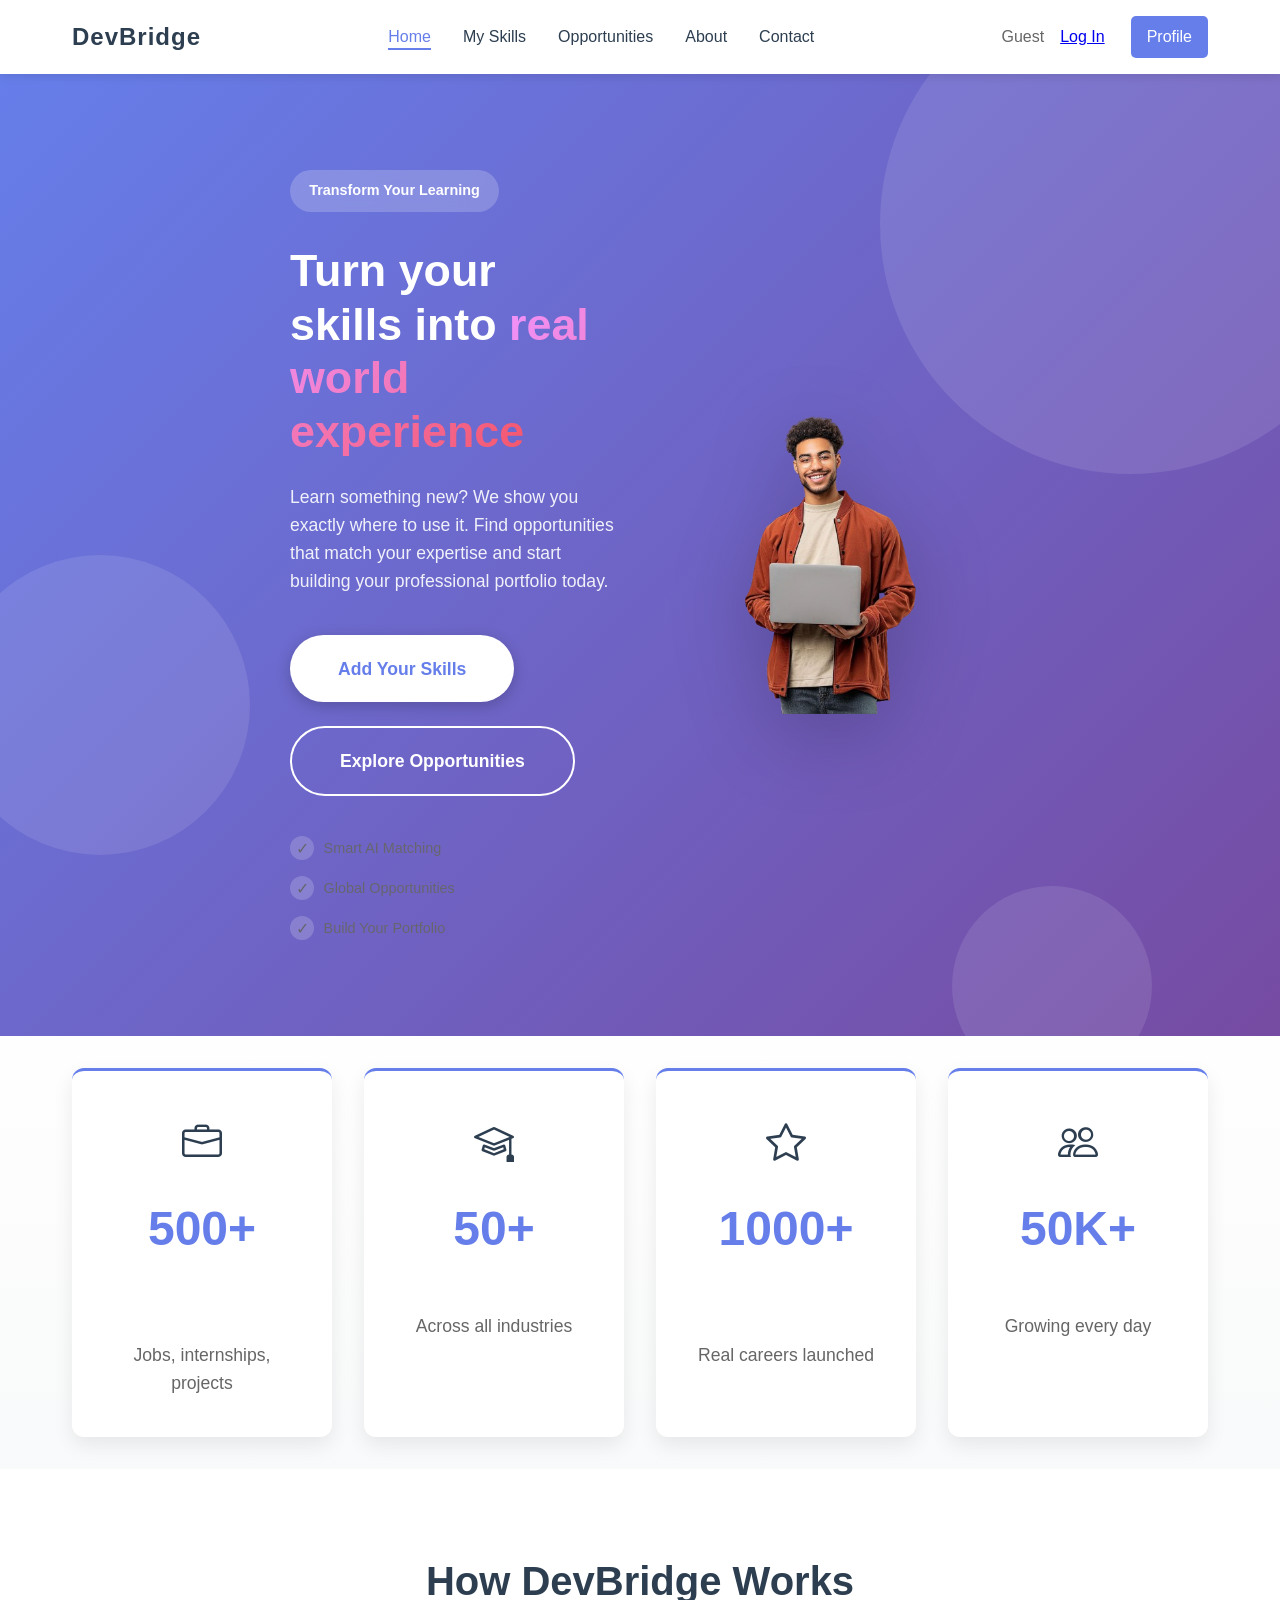
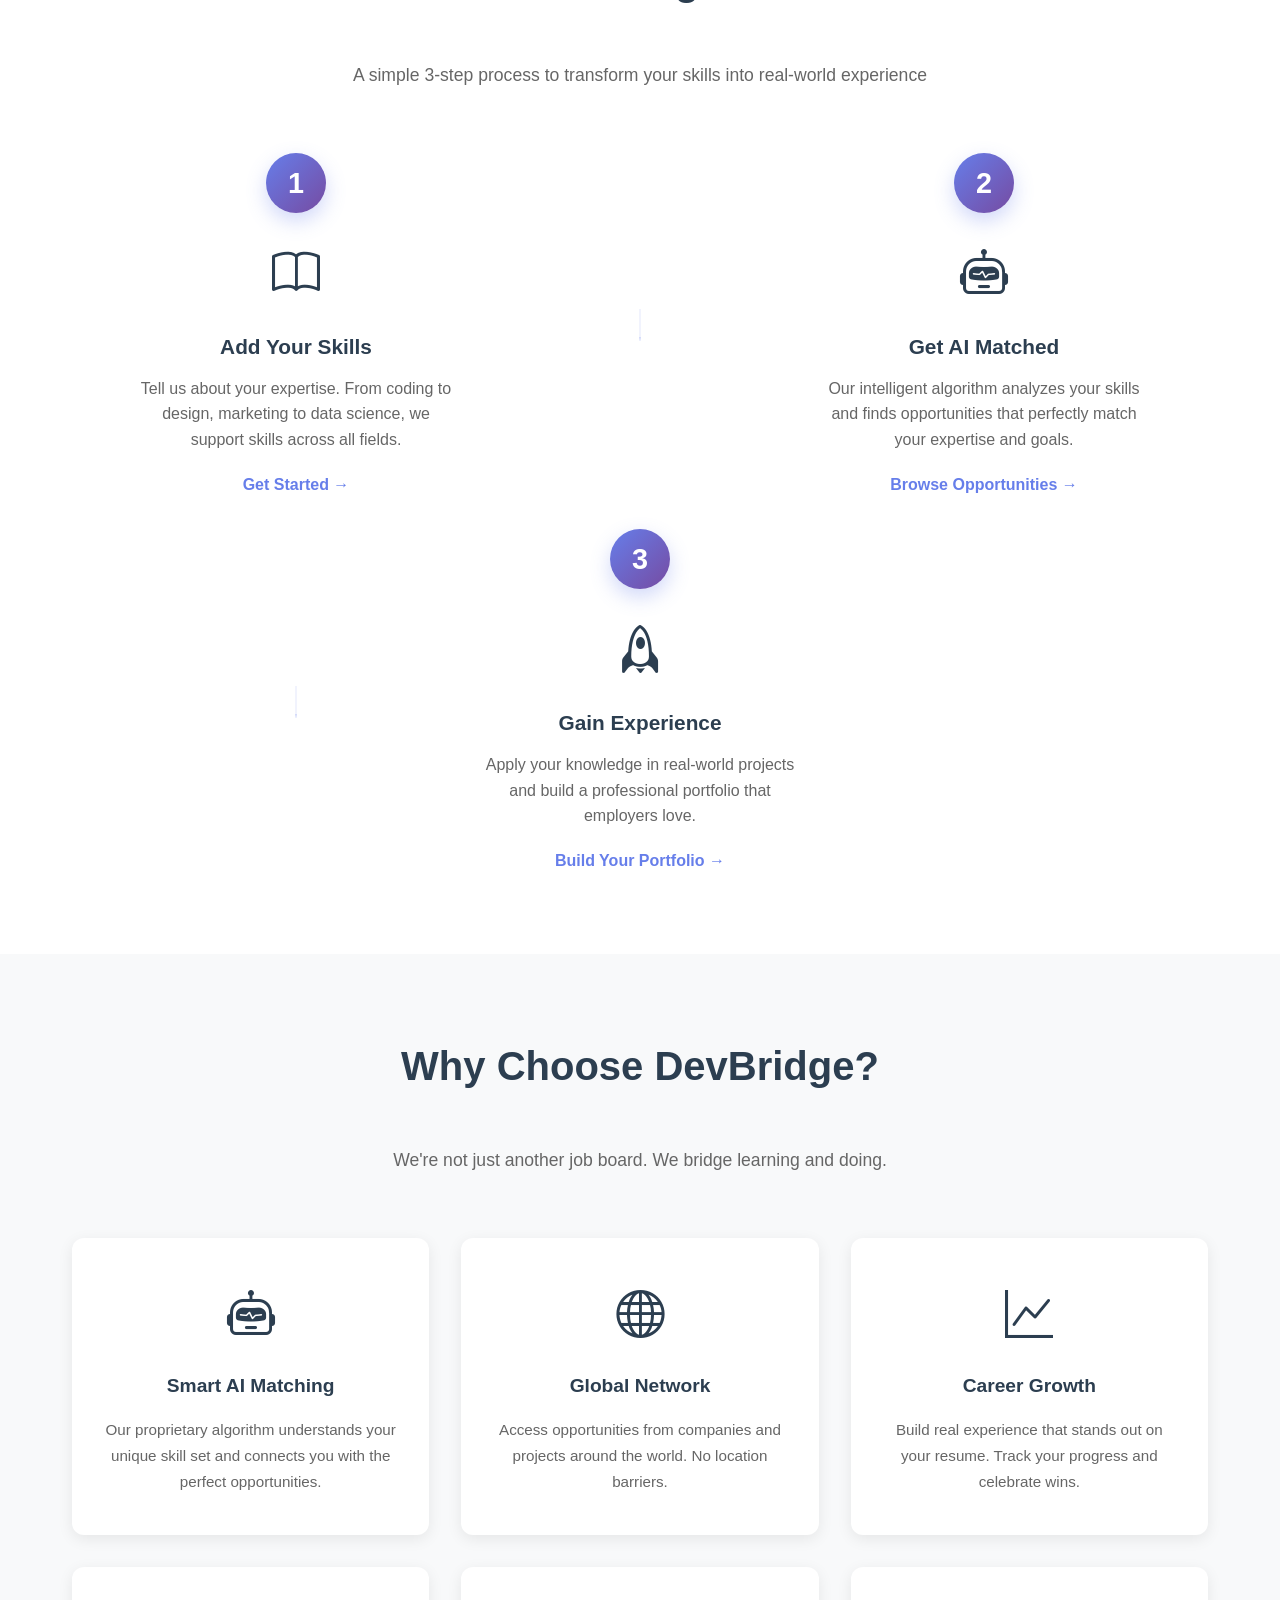
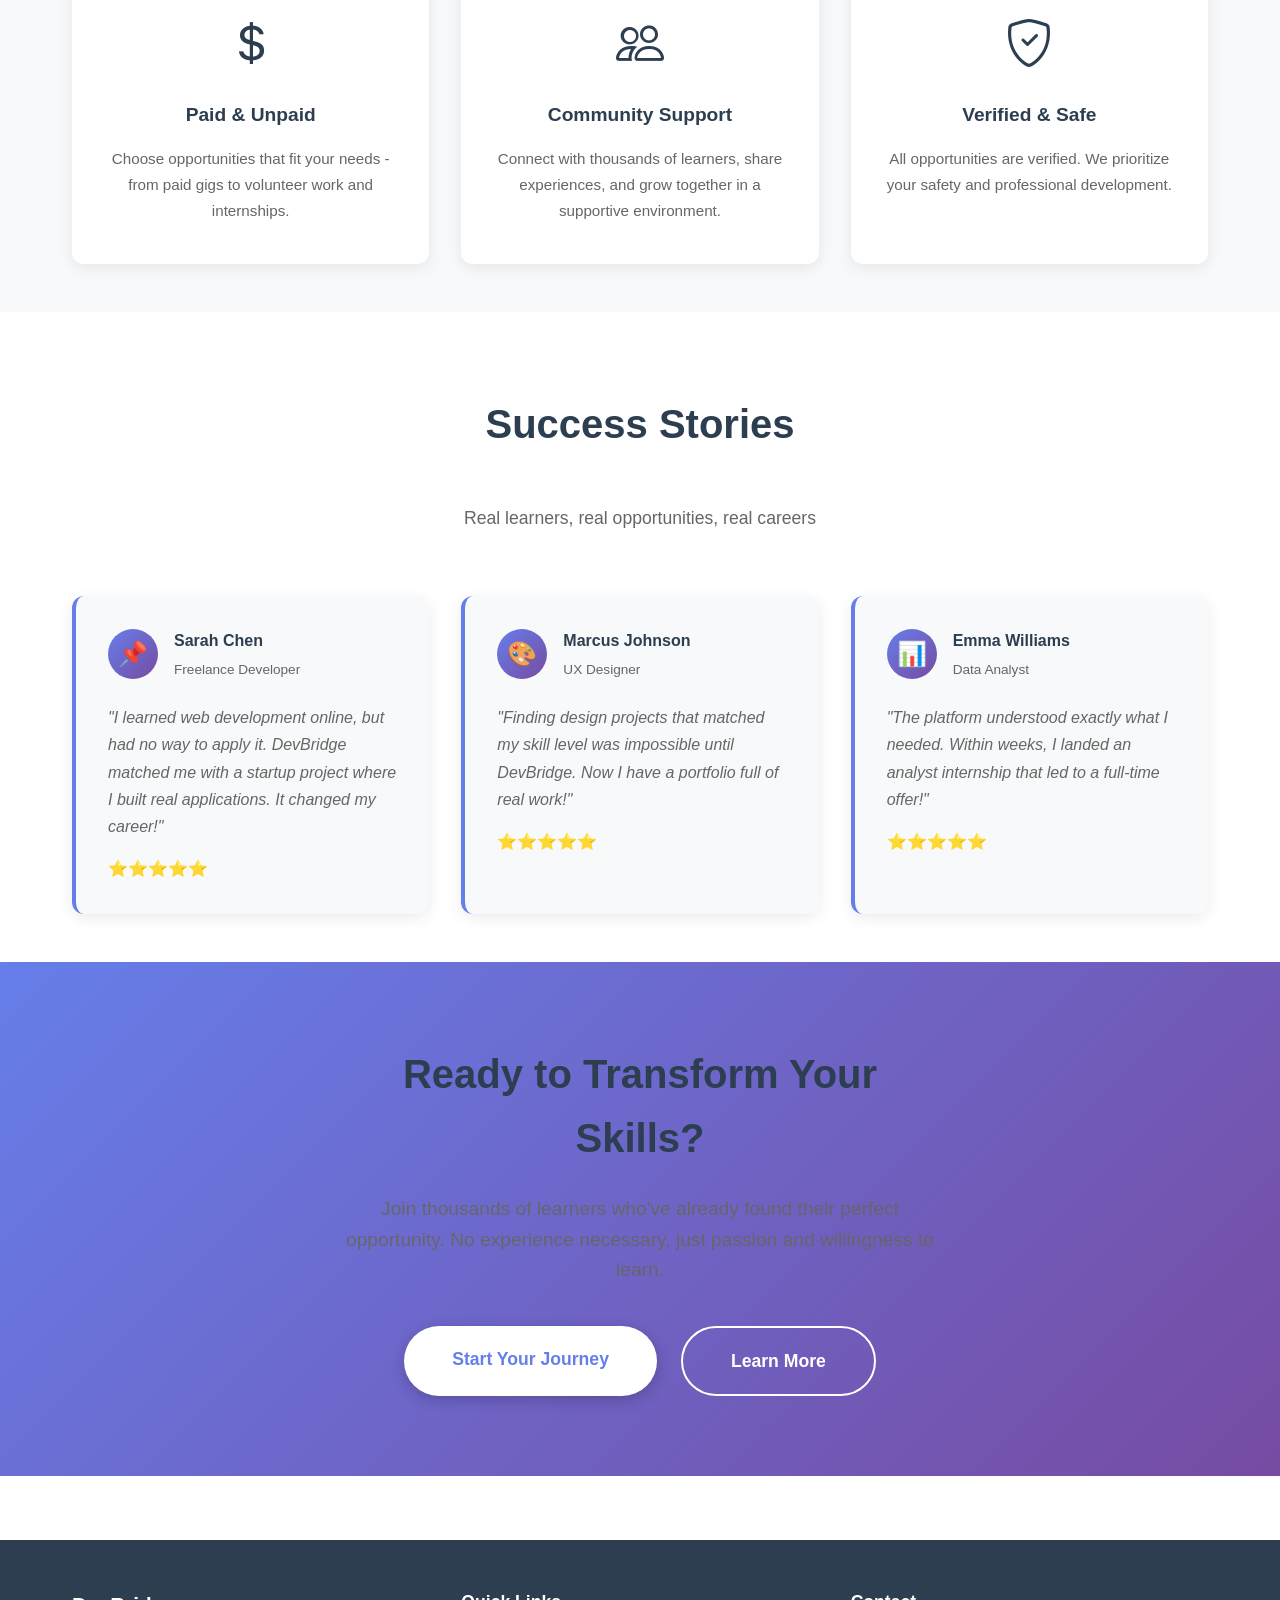
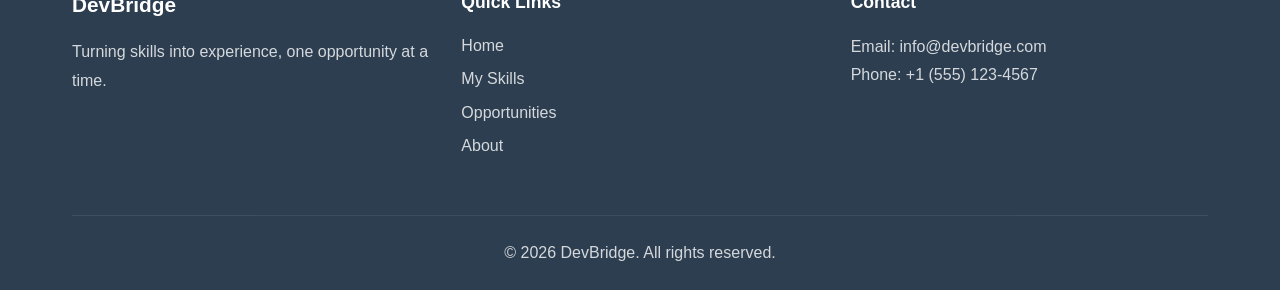
<file: index.html>
<!DOCTYPE html>
<html lang="en">
<head>
    <meta charset="UTF-8">
    <meta name="viewport" content="width=device-width, initial-scale=1.0">
    <title>DevBridge - Turn Your Skills Into Real World Experience</title>
    <link rel="stylesheet" href="styles.css">
    <link rel="stylesheet" href="https://cdn.jsdelivr.net/npm/bootstrap-icons@1.13.1/font/bootstrap-icons.min.css">
</head> 
<body>
    <header>
        <nav>
            <div class="logo">DevBridge</div>
            <ul class="nav-links">
                <li><a href="index.html" class="active">Home</a></li>
                <li><a href="my-skills.html">My Skills</a></li>
                <li><a href="opportunities.html">Opportunities</a></li>
                <li><a href="about.html">About</a></li>
                <li><a href="contact.html">Contact</a></li>
            </ul>
            <div class="user-section">
                <span id="user-name">Guest</span>
                <a href="login.html" id="login-link" style="margin-right:10px;">Log In</a>
                <a href="profile.html" class="profile-btn">Profile</a>
            </div>
        </nav>
    </header>

    <!-- Hero Section -->
    <section class="home-hero">
        <div class="hero-background">
            <div class="hero-accent accent-1"></div>
            <div class="hero-accent accent-2"></div>
            <div class="hero-accent accent-3"></div>
        </div>
        
        <div class="hero-content">
            <div class="hero-text">
                <div class="hero-badge"> Transform Your Learning</div>
                <h1>Turn your skills into <span class="gradient-text">real world experience</span></h1>
                <p class="hero-description">Learn something new? We show you exactly where to use it. Find opportunities that match your expertise and start building your professional portfolio today.</p>
                <div class="hero-buttons">
                    <a href="my-skills.html" class="cta-button primary large">
                        <span>Add Your Skills</span>
                    </a>
                    <a href="opportunities.html" class="cta-button secondary large">
                        <span>Explore Opportunities</span>
                    </a>
                </div>
                <div class="hero-meta">
                    <div class="meta-item">
                        <span class="meta-icon">✓</span>
                        <span>Smart AI Matching</span>
                    </div>
                    <div class="meta-item">
                        <span class="meta-icon">✓</span>
                        <span>Global Opportunities</span>
                    </div>
                    <div class="meta-item">
                        <span class="meta-icon">✓</span>
                        <span>Build Your Portfolio</span>
                    </div>
                </div>
            </div>

            <div class="hero-visual">
                <div class="hero-img-wrapper">
                    <img src="man.png" alt="Hero Image">
                </div>
            </div>
        </div>
    </section>

    <!-- Stats Section -->
    <section class="stats-showcase">
        <div class="container">
            <div class="stats-grid">
                <div class="stat-card">
                    <div class="stat-icon"><i class="bi bi-briefcase"></i></div>
                    <h3>500+</h3>
                    <p class="stat-label">Active Opportunities</p>
                    <p class="stat-description">Jobs, internships, projects</p>
                </div>
                <div class="stat-card">
                    <div class="stat-icon"><i class="bi bi-mortarboard"></i></div>
                    <h3>50+</h3>
                    <p class="stat-label">Skills Supported</p>
                    <p class="stat-description">Across all industries</p>
                </div>
                <div class="stat-card">
                    <div class="stat-icon"><i class="bi bi-star"></i></div>
                    <h3>1000+</h3>
                    <p class="stat-label">Successful Matches</p>
                    <p class="stat-description">Real careers launched</p>
                </div>
                <div class="stat-card">
                    <div class="stat-icon"><i class="bi bi-people"></i></div>
                    <h3>50K+</h3>
                    <p class="stat-label">Active Learners</p>
                    <p class="stat-description">Growing every day</p>
                </div>
            </div>
        </div>
    </section>

    <!-- How It Works Section -->
    <section class="section how-it-works">
        <div class="container">
            <div class="section-intro">
                <h2>How DevBridge Works</h2>
                <p>A simple 3-step process to transform your skills into real-world experience</p>
            </div>

            <div class="process-steps">
                <div class="step">
                    <div class="step-number">1</div>
                    <div class="step-content">
                        <div class="step-icon"><i class="bi bi-book"></i></div>
                        <h3>Add Your Skills</h3>
                        <p>Tell us about your expertise. From coding to design, marketing to data science, we support skills across all fields.</p>
                        <a href="my-skills.html" class="step-link">Get Started →</a>
                    </div>
                </div>

                <div class="step-divider">
                    <svg viewBox="0 0 100 100" preserveAspectRatio="none">
                        <line x1="50" y1="10" x2="50" y2="90" stroke="currentColor" stroke-width="2"/>
                        <polyline points="50,90 45,80 55,80" fill="currentColor"/>
                    </svg>
                </div>

                <div class="step">
                    <div class="step-number">2</div>
                    <div class="step-content">
                        <div class="step-icon"><i class="bi bi-robot"></i></div>
                        <h3>Get AI Matched</h3>
                        <p>Our intelligent algorithm analyzes your skills and finds opportunities that perfectly match your expertise and goals.</p>
                        <a href="opportunities.html" class="step-link">Browse Opportunities →</a>
                    </div>
                </div>

                <div class="step-divider">
                    <svg viewBox="0 0 100 100" preserveAspectRatio="none">
                        <line x1="50" y1="10" x2="50" y2="90" stroke="currentColor" stroke-width="2"/>
                        <polyline points="50,90 45,80 55,80" fill="currentColor"/>
                    </svg>
                </div>

                <div class="step">
                    <div class="step-number">3</div>
                    <div class="step-content">
                        <div class="step-icon"><i class="bi bi-rocket"></i></div>
                        <h3>Gain Experience</h3>
                        <p>Apply your knowledge in real-world projects and build a professional portfolio that employers love.</p>
                        <a href="profile.html" class="step-link">Build Your Portfolio →</a>
                    </div>
                </div>
            </div>
        </div>
    </section>

    <!-- Why Choose Us Section -->
    <section class="section why-us">
        <div class="container">
            <div class="section-intro">
                <h2>Why Choose DevBridge?</h2>
                <p>We're not just another job board. We bridge learning and doing.</p>
            </div>

            <div class="benefits-grid">
                <div class="benefit-card">
                    <div class="benefit-icon"><i class="bi bi-robot"></i></div>
                    <h3>Smart AI Matching</h3>
                    <p>Our proprietary algorithm understands your unique skill set and connects you with the perfect opportunities.</p>
                </div>
                <div class="benefit-card">
                    <div class="benefit-icon"><i class="bi bi-globe"></i></div>
                    <h3>Global Network</h3>
                    <p>Access opportunities from companies and projects around the world. No location barriers.</p>
                </div>
                <div class="benefit-card">
                    <div class="benefit-icon"><i class="bi bi-graph-up"></i></div>
                    <h3>Career Growth</h3>
                    <p>Build real experience that stands out on your resume. Track your progress and celebrate wins.</p>
                </div>
                <div class="benefit-card">
                    <div class="benefit-icon"><i class="bi bi-currency-dollar"></i></div>
                    <h3>Paid & Unpaid</h3>
                    <p>Choose opportunities that fit your needs - from paid gigs to volunteer work and internships.</p>
                </div>
                <div class="benefit-card">
                    <div class="benefit-icon"><i class="bi bi-people"></i></div>
                    <h3>Community Support</h3>
                    <p>Connect with thousands of learners, share experiences, and grow together in a supportive environment.</p>
                </div>
                <div class="benefit-card">
                    <div class="benefit-icon"><i class="bi bi-shield-check"></i></div>
                    <h3>Verified & Safe</h3>
                    <p>All opportunities are verified. We prioritize your safety and professional development.</p>
                </div>
            </div>
        </div>
    </section>

    <!-- Success Stories Section -->
    <section class="section testimonials">
        <div class="container">
            <div class="section-intro">
                <h2>Success Stories</h2>
                <p>Real learners, real opportunities, real careers</p>
            </div>

            <div class="testimonials-grid">
                <div class="testimonial-card">
                    <div class="testimonial-header">
                        <div class="testimonial-avatar">📌</div>
                        <div class="testimonial-info">
                            <h4>Sarah Chen</h4>
                            <p>Freelance Developer</p>
                        </div>
                    </div>
                    <p class="testimonial-text">"I learned web development online, but had no way to apply it. DevBridge matched me with a startup project where I built real applications. It changed my career!"</p>
                    <div class="testimonial-rating">⭐⭐⭐⭐⭐</div>
                </div>

                <div class="testimonial-card">
                    <div class="testimonial-header">
                        <div class="testimonial-avatar">🎨</div>
                        <div class="testimonial-info">
                            <h4>Marcus Johnson</h4>
                            <p>UX Designer</p>
                        </div>
                    </div>
                    <p class="testimonial-text">"Finding design projects that matched my skill level was impossible until DevBridge. Now I have a portfolio full of real work!"</p>
                    <div class="testimonial-rating">⭐⭐⭐⭐⭐</div>
                </div>

                <div class="testimonial-card">
                    <div class="testimonial-header">
                        <div class="testimonial-avatar">📊</div>
                        <div class="testimonial-info">
                            <h4>Emma Williams</h4>
                            <p>Data Analyst</p>
                        </div>
                    </div>
                    <p class="testimonial-text">"The platform understood exactly what I needed. Within weeks, I landed an analyst internship that led to a full-time offer!"</p>
                    <div class="testimonial-rating">⭐⭐⭐⭐⭐</div>
                </div>
            </div>
        </div>
    </section>

    <!-- Final CTA Section -->
    <section class="section final-cta">
        <div class="container">
            <div class="cta-box">
                <div class="cta-content">
                    <h2>Ready to Transform Your Skills?</h2>
                    <p>Join thousands of learners who've already found their perfect opportunity. No experience necessary, just passion and willingness to learn.</p>
                    <div class="cta-actions">
                        <a href="my-skills.html" class="cta-button primary large">Start Your Journey</a>
                        <a href="about.html" class="cta-button secondary large">Learn More</a>
                    </div>
                </div>
            </div>
        </div>
    </section>

    <footer>
        <div class="container">
            <div class="footer-content">
                <div class="footer-section">
                    <h3>DevBridge</h3>
                    <p>Turning skills into experience, one opportunity at a time.</p>
                </div>
                <div class="footer-section">
                    <h4>Quick Links</h4>
                    <ul>
                        <li><a href="index.html">Home</a></li>
                        <li><a href="my-skills.html">My Skills</a></li>
                        <li><a href="opportunities.html">Opportunities</a></li>
                        <li><a href="about.html">About</a></li>
                    </ul>
                </div>
                <div class="footer-section">
                    <h4>Contact</h4>
                    <p>Email: info@devbridge.com</p>
                    <p>Phone: +1 (555) 123-4567</p>
                </div>
            </div>
            <div class="footer-bottom">
                <p>&copy; 2026 DevBridge. All rights reserved.</p>
            </div>
        </div>
    </footer>

    <script src="supabase.js"></script>
    <script src="auth.js"></script>
    <script src="app.js"></script>
</body>
</html>
</file>
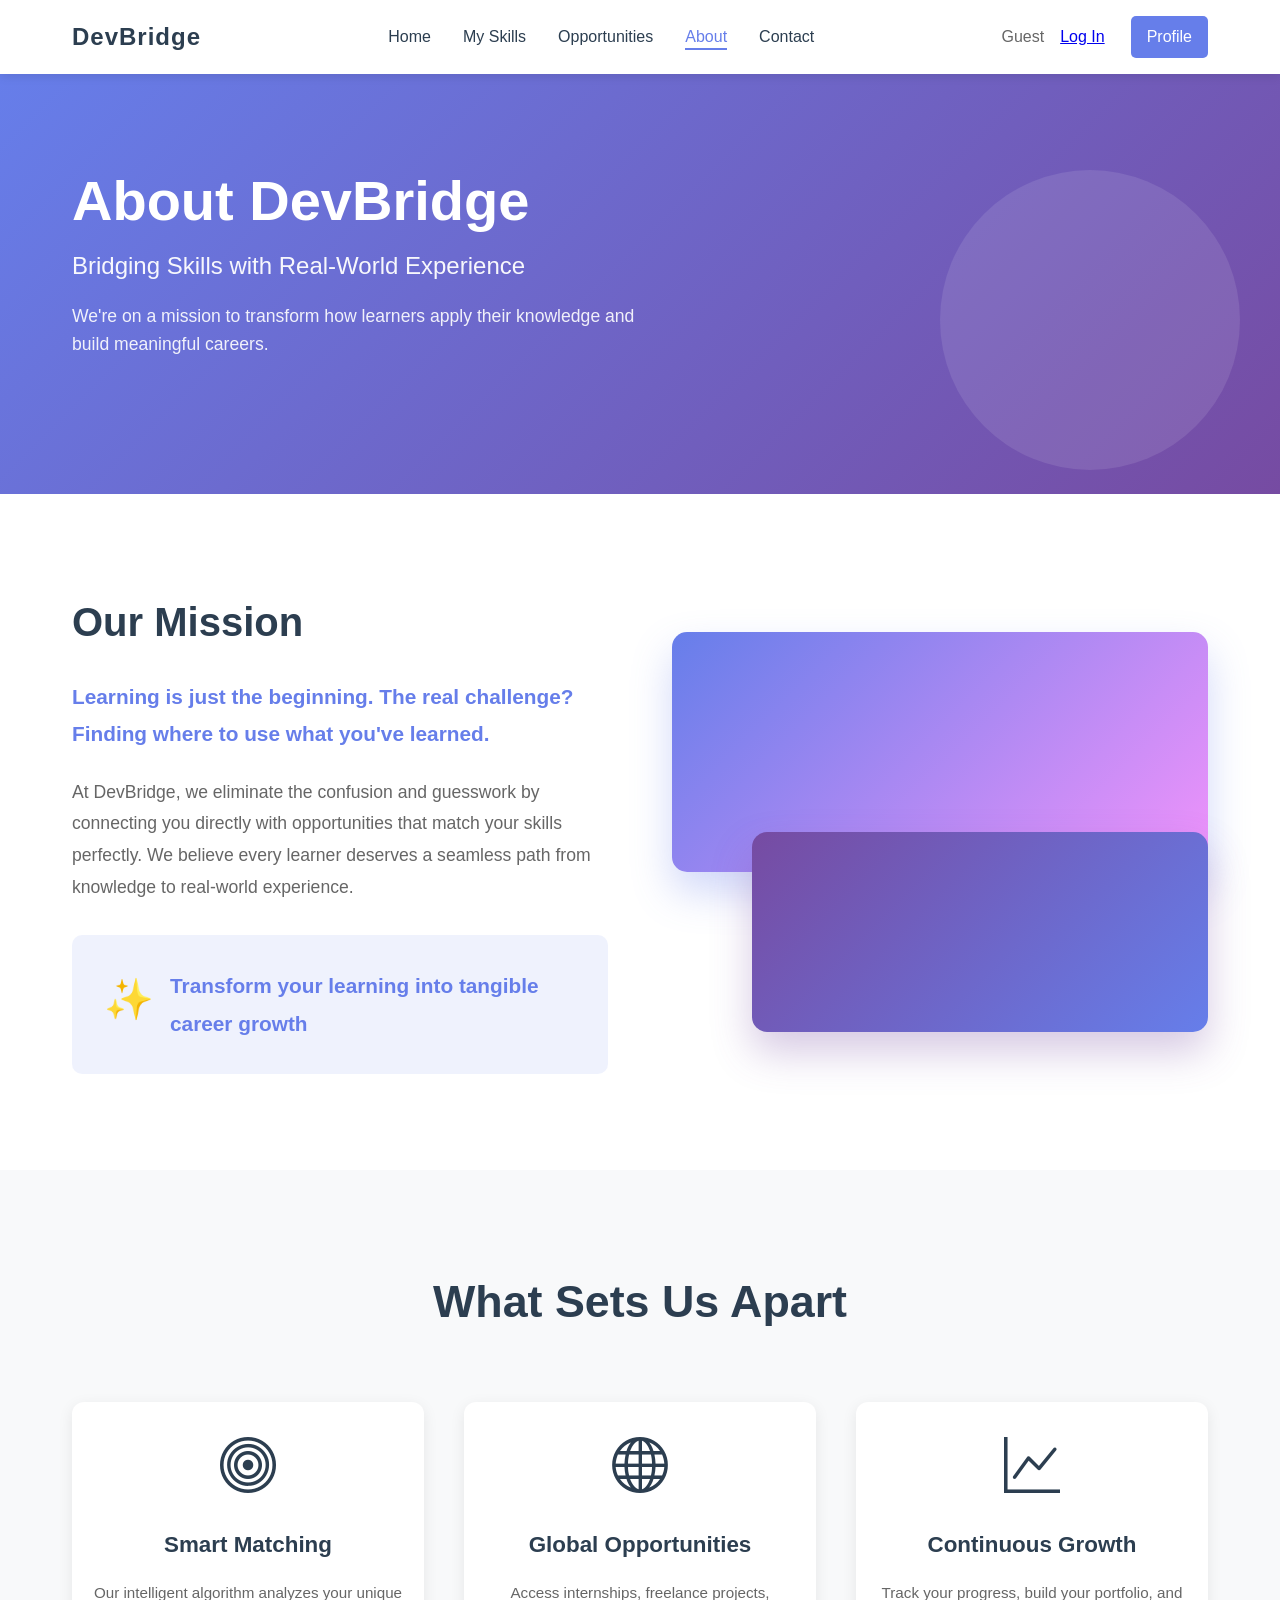
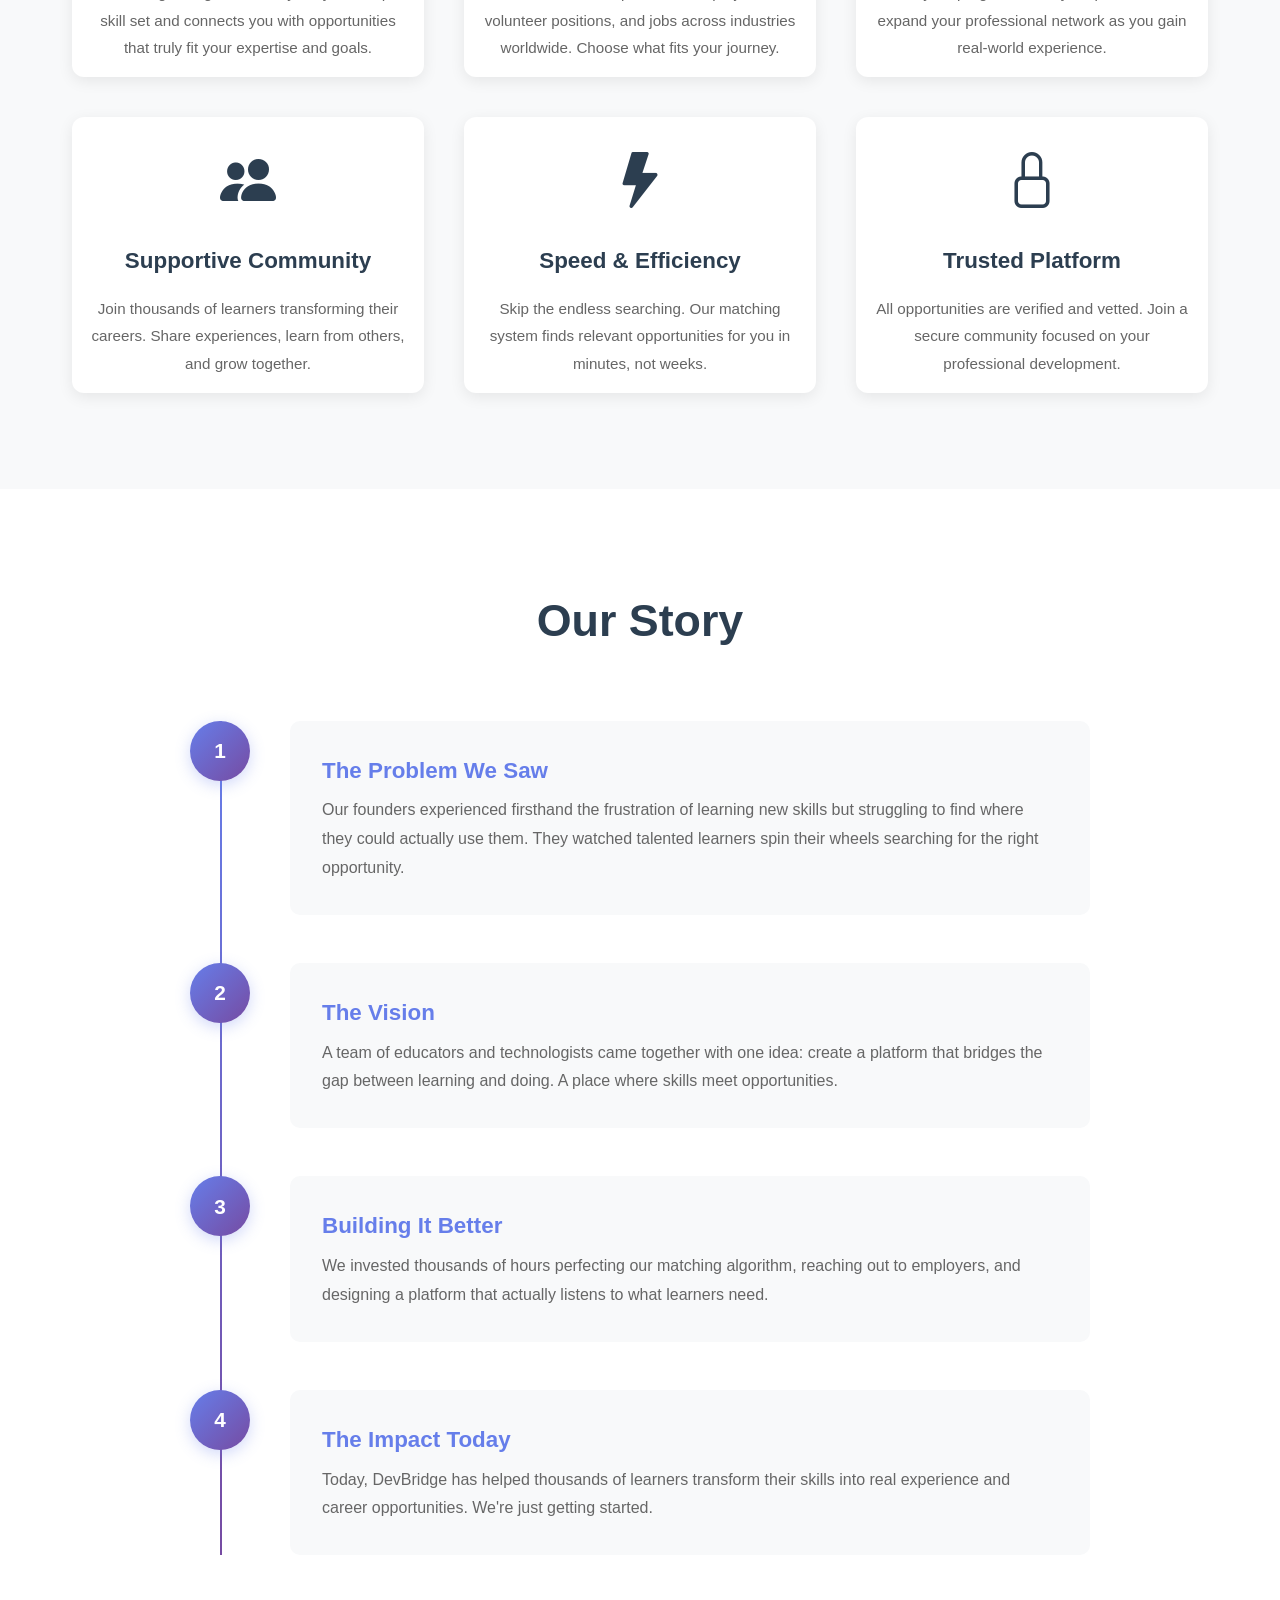
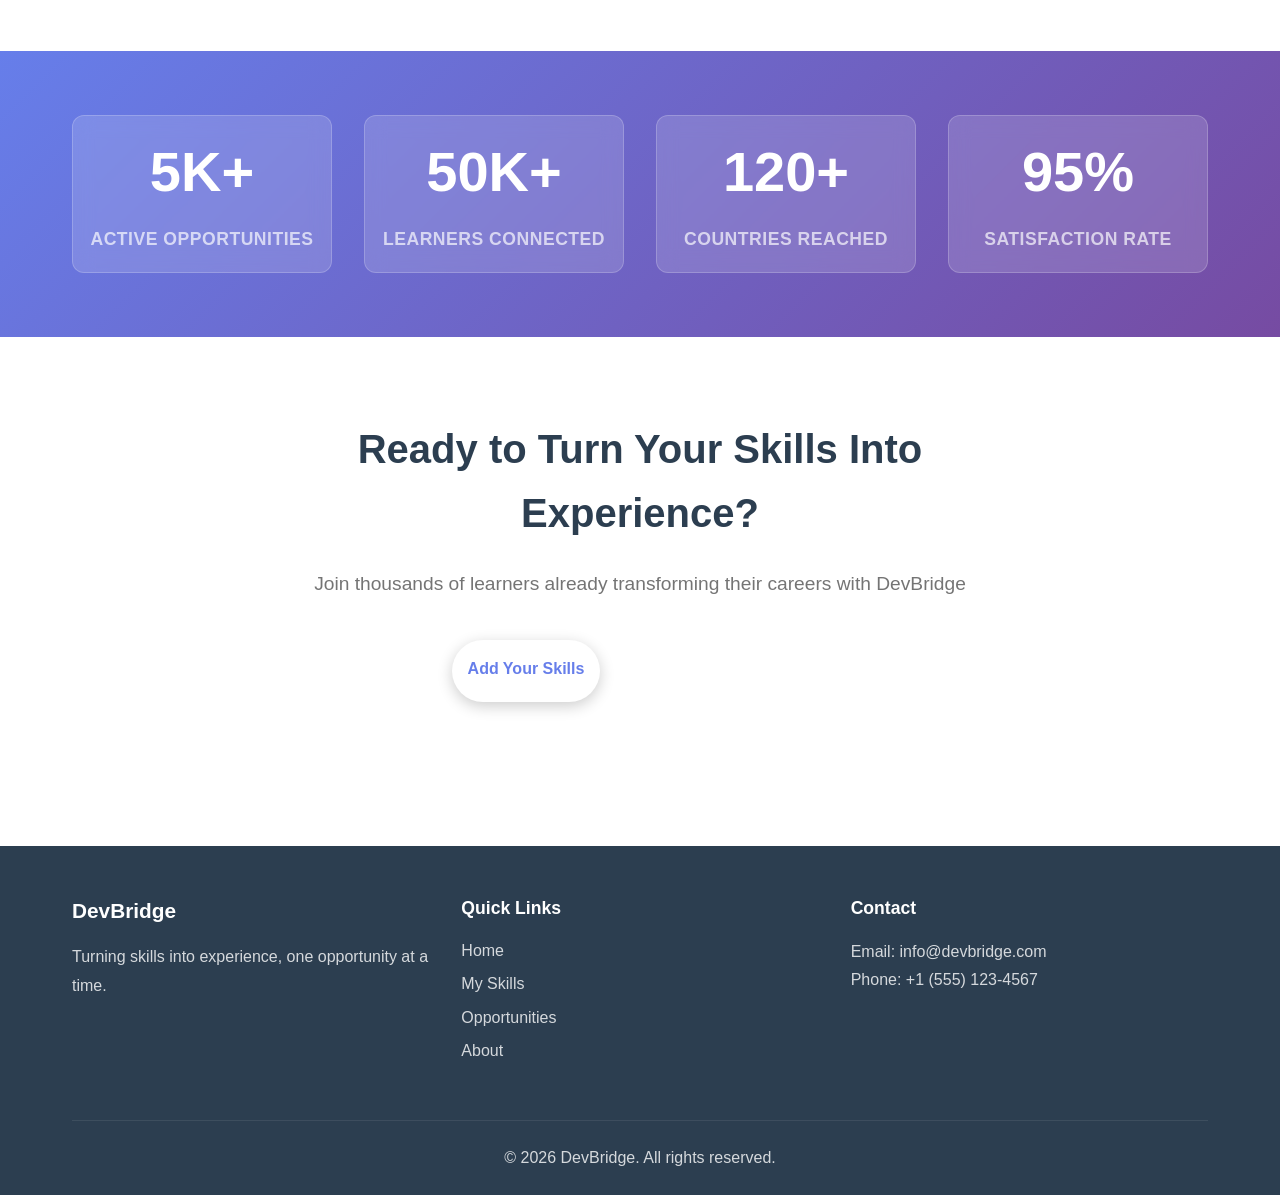
<file: about.html>
<!DOCTYPE html>
<html lang="en">
<head>
    <meta charset="UTF-8">
    <meta name="viewport" content="width=device-width, initial-scale=1.0">
    <title>About - DevBridge</title>
    <link rel="stylesheet" href="styles.css">
    <link rel="stylesheet" href="https://cdn.jsdelivr.net/npm/bootstrap-icons@1.13.1/font/bootstrap-icons.min.css">
</head>
<body>
    <header>
        <nav>
            <div class="logo">DevBridge</div>
            <ul class="nav-links">
                <li><a href="index.html">Home</a></li>
                <li><a href="my-skills.html">My Skills</a></li>
                <li><a href="opportunities.html">Opportunities</a></li>
                <li><a href="about.html" class="active">About</a></li>
                <li><a href="contact.html">Contact</a></li>
            </ul>
            <div class="user-section">
                <span id="user-name">Guest</span>
                <a href="login.html" id="login-link" style="margin-right:10px;">Log In</a>
                <a href="profile.html" class="profile-btn">Profile</a>
            </div>
        </nav>
    </header>

    <!-- Hero Section -->
    <section class="about-hero">
        <div class="container">
            <div class="about-hero-content">
                <h1>About DevBridge</h1>
                <p class="hero-subtitle">Bridging Skills with Real-World Experience</p>
                <p class="hero-description">We're on a mission to transform how learners apply their knowledge and build meaningful careers.</p>
            </div>
            <div class="about-hero-accent"></div>
        </div>
    </section>

    <!-- Mission Section -->
    <section class="section about-mission">
        <div class="container">
            <div class="mission-grid">
                <div class="mission-content">
                    <h2>Our Mission</h2>
                    <p>Learning is just the beginning. The real challenge? Finding where to use what you've learned.</p>
                    <p>At DevBridge, we eliminate the confusion and guesswork by connecting you directly with opportunities that match your skills perfectly. We believe every learner deserves a seamless path from knowledge to real-world experience.</p>
                    <div class="mission-highlight">
                        <span class="highlight-icon">✨</span>
                        <p><strong>Transform your learning into tangible career growth</strong></p>
                    </div>
                </div>
                <div class="mission-visual">
                    <div class="visual-box gradient-1"></div>
                    <div class="visual-box gradient-2"></div>
                </div>
            </div>
        </div>
    </section>

    <!-- Core Values Section -->
    <section class="section values-section">
        <div class="container">
            <h2>What Sets Us Apart</h2>
            <div class="values-grid">
                <div class="value-card">
                    <div class="value-icon"><i class="bi bi-bullseye"></i></div>
                    <h3>Smart Matching</h3>
                    <p>Our intelligent algorithm analyzes your unique skill set and connects you with opportunities that truly fit your expertise and goals.</p>
                </div>
                <div class="value-card">
                    <div class="value-icon"><i class="bi bi-globe"></i></div>
                    <h3>Global Opportunities</h3>
                    <p>Access internships, freelance projects, volunteer positions, and jobs across industries worldwide. Choose what fits your journey.</p>
                </div>
                <div class="value-card">
                    <div class="value-icon"><i class="bi bi-graph-up"></i></div>
                    <h3>Continuous Growth</h3>
                    <p>Track your progress, build your portfolio, and expand your professional network as you gain real-world experience.</p>
                </div>
                <div class="value-card">
                    <div class="value-icon"><i class="bi bi-people-fill"></i></div>
                    <h3>Supportive Community</h3>
                    <p>Join thousands of learners transforming their careers. Share experiences, learn from others, and grow together.</p>
                </div>
                <div class="value-card">
                    <div class="value-icon"><i class="bi bi-lightning-fill"></i></div>
                    <h3>Speed & Efficiency</h3>
                    <p>Skip the endless searching. Our matching system finds relevant opportunities for you in minutes, not weeks.</p>
                </div>
                <div class="value-card">
                    <div class="value-icon"><i class="bi bi-lock"></i></div>
                    <h3>Trusted Platform</h3>
                    <p>All opportunities are verified and vetted. Join a secure community focused on your professional development.</p>
                </div>
            </div>
        </div>
    </section>

    <!-- Story Section -->
    <section class="section story-section">
        <div class="container">
            <h2>Our Story</h2>
            <div class="story-timeline">
                <div class="timeline-item">
                    <div class="timeline-marker">1</div>
                    <div class="timeline-content">
                        <h3>The Problem We Saw</h3>
                        <p>Our founders experienced firsthand the frustration of learning new skills but struggling to find where they could actually use them. They watched talented learners spin their wheels searching for the right opportunity.</p>
                    </div>
                </div>
                <div class="timeline-item">
                    <div class="timeline-marker">2</div>
                    <div class="timeline-content">
                        <h3>The Vision</h3>
                        <p>A team of educators and technologists came together with one idea: create a platform that bridges the gap between learning and doing. A place where skills meet opportunities.</p>
                    </div>
                </div>
                <div class="timeline-item">
                    <div class="timeline-marker">3</div>
                    <div class="timeline-content">
                        <h3>Building It Better</h3>
                        <p>We invested thousands of hours perfecting our matching algorithm, reaching out to employers, and designing a platform that actually listens to what learners need.</p>
                    </div>
                </div>
                <div class="timeline-item">
                    <div class="timeline-marker">4</div>
                    <div class="timeline-content">
                        <h3>The Impact Today</h3>
                        <p>Today, DevBridge has helped thousands of learners transform their skills into real experience and career opportunities. We're just getting started.</p>
                    </div>
                </div>
            </div>
        </div>
    </section>

    <!-- Stats Section -->
    <section class="section stats-highlight">
        <div class="container">
            <div class="stats-grid">
                <div class="stat-card">
                    <div class="stat-number">5K+</div>
                    <div class="stat-label">Active Opportunities</div>
                </div>
                <div class="stat-card">
                    <div class="stat-number">50K+</div>
                    <div class="stat-label">Learners Connected</div>
                </div>
                <div class="stat-card">
                    <div class="stat-number">120+</div>
                    <div class="stat-label">Countries Reached</div>
                </div>
                <div class="stat-card">
                    <div class="stat-number">95%</div>
                    <div class="stat-label">Satisfaction Rate</div>
                </div>
            </div>
        </div>
    </section>

    <!-- CTA Section -->
    <section class="section cta-section">
        <div class="container">
            <div class="cta-content">
                <h2>Ready to Turn Your Skills Into Experience?</h2>
                <p>Join thousands of learners already transforming their careers with DevBridge</p>
                <div class="cta-buttons">
                    <a href="my-skills.html" class="cta-button primary">Add Your Skills</a>
                    <a href="opportunities.html" class="cta-button secondary">Explore Opportunities</a>
                </div>
            </div>
        </div>
    </section>

    <footer>
        <div class="container">
            <div class="footer-content">
                <div class="footer-section">
                    <h3>DevBridge</h3>
                    <p>Turning skills into experience, one opportunity at a time.</p>
                </div>
                <div class="footer-section">
                    <h4>Quick Links</h4>
                    <ul>
                        <li><a href="index.html">Home</a></li>
                        <li><a href="my-skills.html">My Skills</a></li>
                        <li><a href="opportunities.html">Opportunities</a></li>
                        <li><a href="about.html">About</a></li>
                    </ul>
                </div>
                <div class="footer-section">
                    <h4>Contact</h4>
                    <p>Email: info@devbridge.com</p>
                    <p>Phone: +1 (555) 123-4567</p>
                </div>
            </div>
            <div class="footer-bottom">
                <p>&copy; 2026 DevBridge. All rights reserved.</p>
            </div>
        </div>
    </footer>

    <script src="supabase.js"></script>
    <script src="auth.js"></script>
    <script src="app.js"></script>
</body>
</html>
</file>
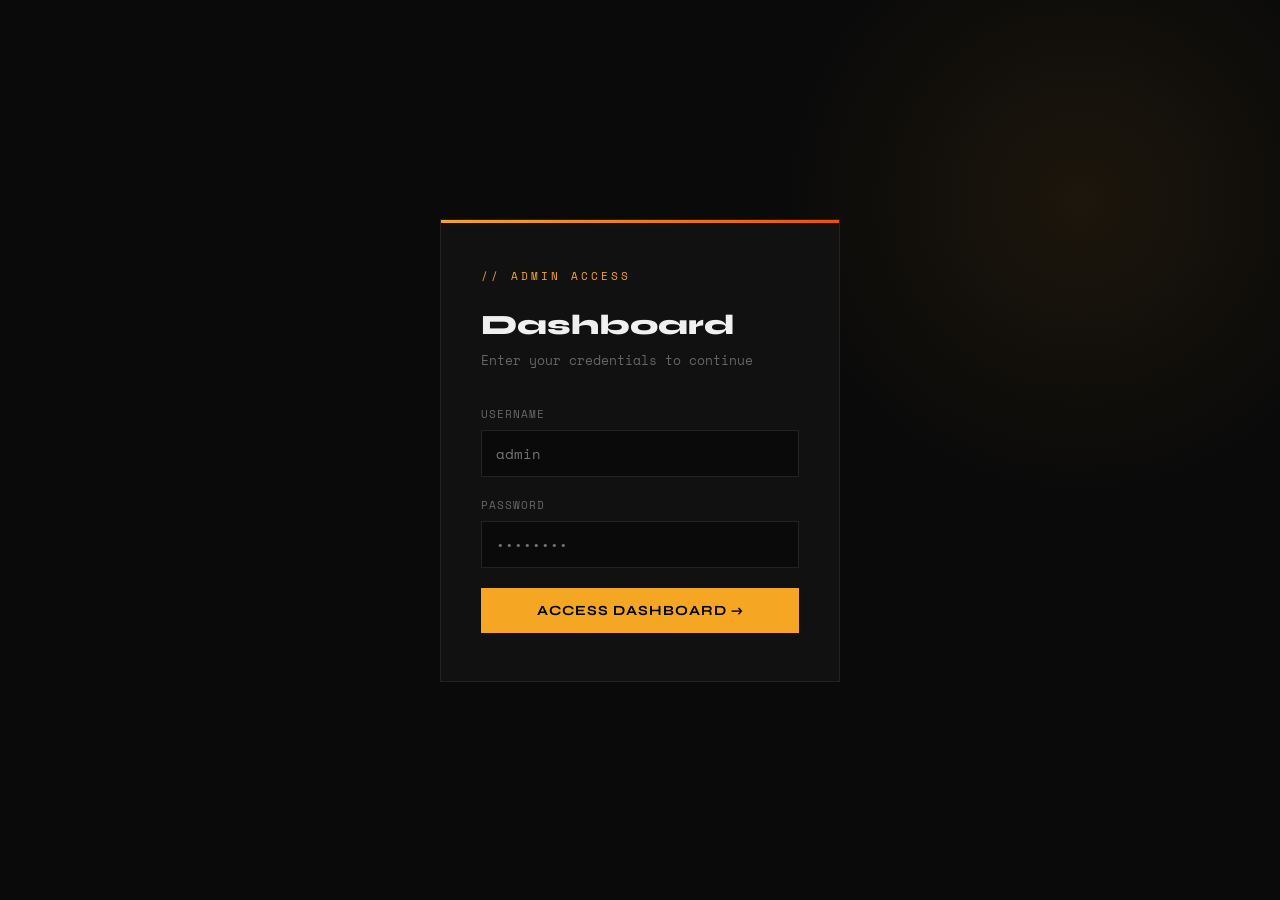
<file: admin-dashboard.html>
<!DOCTYPE html>
<html lang="en">
<head>
<meta charset="UTF-8">
<meta name="viewport" content="width=device-width, initial-scale=1.0">
<title>Admin Dashboard</title>
<link href="https://fonts.googleapis.com/css2?family=Space+Mono:wght@400;700&family=Syne:wght@400;600;700;800&display=swap" rel="stylesheet">
<style>
  :root {
    --bg: #0a0a0a;
    --surface: #111111;
    --surface2: #1a1a1a;
    --border: #222222;
    --accent: #f5a623;
    --accent2: #e8520a;
    --green: #22c55e;
    --red: #ef4444;
    --text: #f0f0f0;
    --muted: #666;
    --mono: 'Space Mono', monospace;
    --sans: 'Syne', sans-serif;
  }

  * { margin: 0; padding: 0; box-sizing: border-box; }

  body {
    background: var(--bg);
    color: var(--text);
    font-family: var(--sans);
    min-height: 100vh;
  }

  /* ── LOGIN ── */
  #login-screen {
    min-height: 100vh;
    display: flex;
    align-items: center;
    justify-content: center;
    background: var(--bg);
    position: relative;
    overflow: hidden;
  }

  #login-screen::before {
    content: '';
    position: absolute;
    width: 600px; height: 600px;
    background: radial-gradient(circle, rgba(245,166,35,0.08) 0%, transparent 70%);
    top: -100px; right: -100px;
    pointer-events: none;
  }

  .login-box {
    background: var(--surface);
    border: 1px solid var(--border);
    padding: 48px 40px;
    width: 100%;
    max-width: 400px;
    position: relative;
  }

  .login-box::before {
    content: '';
    position: absolute;
    top: 0; left: 0; right: 0;
    height: 3px;
    background: linear-gradient(90deg, var(--accent), var(--accent2));
  }

  .login-label {
    font-family: var(--mono);
    font-size: 11px;
    color: var(--accent);
    letter-spacing: 3px;
    text-transform: uppercase;
    margin-bottom: 24px;
  }

  .login-title {
    font-size: 28px;
    font-weight: 800;
    margin-bottom: 8px;
  }

  .login-sub {
    font-size: 13px;
    color: var(--muted);
    margin-bottom: 36px;
    font-family: var(--mono);
  }

  .field-group {
    margin-bottom: 20px;
  }

  .field-label {
    font-family: var(--mono);
    font-size: 11px;
    color: var(--muted);
    letter-spacing: 1px;
    text-transform: uppercase;
    margin-bottom: 8px;
    display: block;
  }

  .field-input {
    width: 100%;
    background: var(--bg);
    border: 1px solid var(--border);
    color: var(--text);
    padding: 12px 14px;
    font-family: var(--mono);
    font-size: 14px;
    outline: none;
    transition: border-color 0.2s;
  }

  .field-input:focus { border-color: var(--accent); }

  .btn-primary {
    width: 100%;
    background: var(--accent);
    color: #000;
    border: none;
    padding: 14px;
    font-family: var(--sans);
    font-weight: 700;
    font-size: 14px;
    letter-spacing: 1px;
    cursor: pointer;
    text-transform: uppercase;
    transition: background 0.2s, transform 0.1s;
  }

  .btn-primary:hover { background: #f0b84a; }
  .btn-primary:active { transform: scale(0.99); }

  .login-error {
    color: var(--red);
    font-family: var(--mono);
    font-size: 12px;
    margin-top: 12px;
    display: none;
  }

  /* ── APP SHELL ── */
  #app { display: none; }

  header {
    background: var(--surface);
    border-bottom: 1px solid var(--border);
    padding: 0 32px;
    display: flex;
    align-items: center;
    justify-content: space-between;
    height: 64px;
    position: sticky;
    top: 0;
    z-index: 100;
  }

  .header-logo {
    font-family: var(--mono);
    font-size: 13px;
    letter-spacing: 2px;
    color: var(--accent);
    text-transform: uppercase;
  }

  .header-logo span { color: var(--muted); }

  .header-right { display: flex; align-items: center; gap: 20px; }

  .btn-logout {
    background: transparent;
    border: 1px solid var(--border);
    color: var(--muted);
    padding: 7px 16px;
    font-family: var(--mono);
    font-size: 11px;
    cursor: pointer;
    letter-spacing: 1px;
    text-transform: uppercase;
    transition: all 0.2s;
  }

  .btn-logout:hover { border-color: var(--red); color: var(--red); }

  /* ── TABS ── */
  .tabs {
    display: flex;
    border-bottom: 1px solid var(--border);
    padding: 0 32px;
    background: var(--surface);
    gap: 0;
  }

  .tab-btn {
    background: none;
    border: none;
    color: var(--muted);
    font-family: var(--sans);
    font-weight: 600;
    font-size: 13px;
    padding: 16px 24px;
    cursor: pointer;
    letter-spacing: 0.5px;
    border-bottom: 2px solid transparent;
    margin-bottom: -1px;
    transition: all 0.2s;
    display: flex;
    align-items: center;
    gap: 8px;
  }

  .tab-btn:hover { color: var(--text); }
  .tab-btn.active { color: var(--accent); border-bottom-color: var(--accent); }

  .tab-badge {
    background: var(--accent);
    color: #000;
    font-family: var(--mono);
    font-size: 10px;
    font-weight: 700;
    padding: 2px 7px;
    border-radius: 20px;
    min-width: 20px;
    text-align: center;
  }

  /* ── MAIN ── */
  main {
    padding: 32px;
    max-width: 1100px;
    margin: 0 auto;
  }

  /* ── STATS ── */
  .stats-grid {
    display: grid;
    grid-template-columns: repeat(4, 1fr);
    gap: 16px;
    margin-bottom: 40px;
  }

  .stat-card {
    background: var(--surface);
    border: 1px solid var(--border);
    padding: 20px 24px;
    position: relative;
    overflow: hidden;
  }

  .stat-card::after {
    content: '';
    position: absolute;
    bottom: 0; left: 0;
    height: 2px;
    width: 40%;
    background: var(--accent);
  }

  .stat-value {
    font-family: var(--mono);
    font-size: 36px;
    font-weight: 700;
    color: var(--accent);
    line-height: 1;
    margin-bottom: 8px;
  }

  .stat-label {
    font-size: 12px;
    color: var(--muted);
    text-transform: uppercase;
    letter-spacing: 1px;
    font-family: var(--mono);
  }

  /* ── SECTION ── */
  .section-header {
    display: flex;
    align-items: center;
    justify-content: space-between;
    margin-bottom: 24px;
  }

  .section-title {
    font-size: 20px;
    font-weight: 800;
  }

  .section-title span {
    color: var(--accent);
    font-family: var(--mono);
  }

  /* ── ADD JOB FORM ── */
  .add-job-form {
    background: var(--surface);
    border: 1px solid var(--border);
    padding: 28px;
    margin-bottom: 32px;
    position: relative;
  }

  .add-job-form::before {
    content: '+ NEW JOB';
    font-family: var(--mono);
    font-size: 10px;
    letter-spacing: 3px;
    color: var(--accent);
    position: absolute;
    top: -1px; left: 24px;
    background: var(--surface);
    padding: 0 8px;
    transform: translateY(-50%);
  }

  .form-grid {
    display: grid;
    grid-template-columns: 1fr 1fr;
    gap: 16px;
    margin-bottom: 16px;
  }

  .form-grid.full { grid-template-columns: 1fr; }

  textarea.field-input {
    resize: vertical;
    min-height: 90px;
    line-height: 1.5;
  }

  select.field-input {
    appearance: none;
    background-image: url("data:image/svg+xml,%3Csvg xmlns='http://www.w3.org/2000/svg' width='10' height='6'%3E%3Cpath d='M0 0l5 6 5-6z' fill='%23666'/%3E%3C/svg%3E");
    background-repeat: no-repeat;
    background-position: right 14px center;
    padding-right: 36px;
    cursor: pointer;
  }

  select.field-input option { background: var(--bg); }

  .form-actions {
    display: flex;
    gap: 12px;
    margin-top: 20px;
  }

  .btn-add {
    background: var(--accent);
    color: #000;
    border: none;
    padding: 12px 28px;
    font-family: var(--sans);
    font-weight: 700;
    font-size: 13px;
    cursor: pointer;
    text-transform: uppercase;
    letter-spacing: 1px;
    transition: background 0.2s;
  }

  .btn-add:hover { background: #f0b84a; }

  .btn-clear {
    background: transparent;
    color: var(--muted);
    border: 1px solid var(--border);
    padding: 12px 20px;
    font-family: var(--mono);
    font-size: 11px;
    cursor: pointer;
    text-transform: uppercase;
    letter-spacing: 1px;
    transition: all 0.2s;
  }

  .btn-clear:hover { color: var(--text); border-color: #444; }

  /* ── FILE UPLOAD ── */
  .file-drop-zone {
    border: 2px dashed var(--border);
    border-radius: 8px;
    padding: 40px;
    text-align: center;
    cursor: pointer;
    transition: all 0.2s;
    background: rgba(245,166,35, 0.02);
  }

  .file-drop-zone:hover {
    border-color: var(--accent);
    background: rgba(245,166,35, 0.05);
  }

  #file-list-preview {
    margin-top: 20px;
    background: var(--surface2);
    border: 1px solid var(--border);
    border-radius: 6px;
    padding: 16px;
    max-height: 200px;
    overflow-y: auto;
  }

  .file-item {
    display: flex;
    justify-content: space-between;
    align-items: center;
    padding: 8px 12px;
    background: var(--surface);
    border: 1px solid var(--border);
    border-radius: 4px;
    margin-bottom: 8px;
    font-size: 12px;
  }

  .file-item:last-child { margin-bottom: 0; }

  .file-item .name { color: var(--text); font-weight: 500; flex: 1; }
  .file-item .size { color: var(--muted); margin-left: 12px; }

  .job-files-list {
    display: flex;
    flex-direction: column;
    gap: 12px;
  }

  .file-group {
    background: var(--surface);
    border: 1px solid var(--border);
    border-radius: 6px;
    padding: 16px;
  }

  .file-group-title {
    font-weight: 600;
    color: var(--accent);
    font-size: 13px;
    margin-bottom: 12px;
  }

  .file-list {
    display: flex;
    flex-direction: column;
    gap: 8px;
  }

  .file-card {
    display: flex;
    justify-content: space-between;
    align-items: center;
    padding: 10px 12px;
    background: var(--surface2);
    border: 1px solid var(--border);
    border-radius: 4px;
    font-size: 12px;
  }

  .file-card-name {
    flex: 1;
    color: var(--text);
  }

  .file-card-size {
    color: var(--muted);
    font-family: var(--mono);
    margin: 0 12px;
  }

  .btn-download {
    background: var(--accent);
    color: #000;
    border: none;
    padding: 4px 12px;
    font-weight: 600;
    font-size: 11px;
    border-radius: 3px;
    cursor: pointer;
    transition: background 0.2s;
  }

  .btn-download:hover { background: #f0b84a; }

  .btn-delete-file {
    background: var(--red);
    color: white;
    border: none;
    padding: 4px 12px;
    font-weight: 600;
    font-size: 11px;
    border-radius: 3px;
    cursor: pointer;
    margin-left: 6px;
  }

  .btn-delete-file:hover { opacity: 0.8; }

  .submission-card {
    background: var(--surface);
    border: 1px solid var(--border);
    border-radius: 6px;
    padding: 16px;
    margin-bottom: 12px;
  }

  .submission-card-header {
    display: flex;
    justify-content: space-between;
    align-items: start;
    margin-bottom: 12px;
  }

  .submission-user {
    font-weight: 600;
    color: var(--text);
    font-size: 13px;
  }

  .submission-job {
    color: var(--muted);
    font-size: 12px;
    margin-top: 4px;
  }

  .submission-status {
    padding: 4px 10px;
    border-radius: 4px;
    font-size: 11px;
    font-weight: 600;
  }

  .submission-status.submitted {
    background: rgba(59,130,246,0.2);
    color: #3b82f6;
  }

  .submission-status.reviewed {
    background: rgba(34,197,94,0.2);
    color: #22c55e;
  }

  .submission-files {
    margin-top: 12px;
    padding-top: 12px;
    border-top: 1px solid var(--border);
  }

  .submission-files-title {
    font-size: 11px;
    color: var(--muted);
    text-transform: uppercase;
    letter-spacing: 1px;
    margin-bottom: 8px;
    display: block;
  }

  .submission-file-item {
    display: flex;
    justify-content: space-between;
    align-items: center;
    padding: 8px;
    background: var(--surface2);
    border-radius: 4px;
    margin-bottom: 6px;
    font-size: 12px;
  }

  .submission-file-item:last-child { margin-bottom: 0; }

  /* ── JOB CARDS ── */
  .jobs-list { display: flex; flex-direction: column; gap: 12px; }

  .job-card {
    background: var(--surface);
    border: 1px solid var(--border);
    padding: 22px 24px;
    display: flex;
    align-items: flex-start;
    justify-content: space-between;
    gap: 20px;
    animation: slideIn 0.3s ease;
  }

  @keyframes slideIn {
    from { opacity: 0; transform: translateY(-8px); }
    to { opacity: 1; transform: translateY(0); }
  }

  .job-card:hover { border-color: #333; }

  .job-info { flex: 1; }

  .job-title-row {
    display: flex;
    align-items: center;
    gap: 12px;
    margin-bottom: 8px;
  }

  .job-title {
    font-size: 16px;
    font-weight: 700;
  }

  .badge {
    font-family: var(--mono);
    font-size: 10px;
    letter-spacing: 1px;
    padding: 3px 10px;
    text-transform: uppercase;
    font-weight: 700;
  }

  .badge-type {
    background: rgba(245,166,35,0.12);
    color: var(--accent);
    border: 1px solid rgba(245,166,35,0.3);
  }

  .badge-diff-easy { background: rgba(34,197,94,0.1); color: var(--green); border: 1px solid rgba(34,197,94,0.3); }
  .badge-diff-medium { background: rgba(245,166,35,0.1); color: var(--accent); border: 1px solid rgba(245,166,35,0.3); }
  .badge-diff-hard { background: rgba(239,68,68,0.1); color: var(--red); border: 1px solid rgba(239,68,68,0.3); }

  .job-desc {
    font-size: 13px;
    color: var(--muted);
    margin-bottom: 12px;
    line-height: 1.5;
  }

  .job-skills {
    display: flex;
    flex-wrap: wrap;
    gap: 6px;
  }

  .skill-chip {
    background: var(--surface2);
    border: 1px solid var(--border);
    font-family: var(--mono);
    font-size: 10px;
    color: var(--muted);
    padding: 3px 10px;
    letter-spacing: 0.5px;
  }

  .job-meta {
    font-family: var(--mono);
    font-size: 10px;
    color: var(--muted);
    margin-top: 10px;
    display: flex;
    gap: 16px;
  }

  .job-meta span { display: flex; align-items: center; gap: 4px; }

  .job-actions { display: flex; gap: 8px; flex-shrink: 0; align-items: flex-start; }

  .btn-view-apps {
    background: transparent;
    border: 1px solid var(--border);
    color: var(--text);
    padding: 8px 14px;
    font-family: var(--mono);
    font-size: 10px;
    cursor: pointer;
    text-transform: uppercase;
    letter-spacing: 1px;
    transition: all 0.2s;
    white-space: nowrap;
  }

  .btn-view-apps:hover { border-color: var(--accent); color: var(--accent); }

  .btn-delete {
    background: transparent;
    border: 1px solid var(--border);
    color: var(--muted);
    padding: 8px 14px;
    font-family: var(--mono);
    font-size: 10px;
    cursor: pointer;
    text-transform: uppercase;
    letter-spacing: 1px;
    transition: all 0.2s;
  }

  .btn-delete:hover { border-color: var(--red); color: var(--red); }

  /* ── APPLICATIONS TAB ── */
  .apps-filter {
    display: flex;
    gap: 8px;
    margin-bottom: 24px;
  }

  .filter-btn {
    background: transparent;
    border: 1px solid var(--border);
    color: var(--muted);
    padding: 8px 18px;
    font-family: var(--mono);
    font-size: 11px;
    cursor: pointer;
    text-transform: uppercase;
    letter-spacing: 1px;
    transition: all 0.2s;
  }

  .filter-btn:hover { color: var(--text); border-color: #444; }
  .filter-btn.active { border-color: var(--accent); color: var(--accent); background: rgba(245,166,35,0.06); }

  .app-card {
    background: var(--surface);
    border: 1px solid var(--border);
    padding: 22px 24px;
    margin-bottom: 12px;
    animation: slideIn 0.3s ease;
  }

  .app-card-header {
    display: flex;
    align-items: flex-start;
    justify-content: space-between;
    margin-bottom: 14px;
    gap: 16px;
  }

  .app-name {
    font-size: 16px;
    font-weight: 700;
    margin-bottom: 4px;
  }

  .app-email {
    font-family: var(--mono);
    font-size: 12px;
    color: var(--muted);
  }

  .app-status {
    font-family: var(--mono);
    font-size: 10px;
    letter-spacing: 1px;
    padding: 4px 12px;
    text-transform: uppercase;
    font-weight: 700;
    flex-shrink: 0;
  }

  .status-pending { background: rgba(245,166,35,0.1); color: var(--accent); border: 1px solid rgba(245,166,35,0.3); }
  .status-accepted { background: rgba(34,197,94,0.1); color: var(--green); border: 1px solid rgba(34,197,94,0.3); }
  .status-rejected { background: rgba(239,68,68,0.1); color: var(--red); border: 1px solid rgba(239,68,68,0.3); }

  .app-job-tag {
    font-family: var(--mono);
    font-size: 11px;
    color: var(--accent);
    margin-bottom: 10px;
    display: flex;
    align-items: center;
    gap: 6px;
  }

  .app-job-tag::before { content: '↳'; opacity: 0.5; }

  .app-message {
    font-size: 13px;
    color: #aaa;
    line-height: 1.6;
    border-left: 2px solid var(--border);
    padding-left: 14px;
    margin-bottom: 14px;
    font-style: italic;
  }

  .app-skills-row {
    display: flex;
    flex-wrap: wrap;
    gap: 6px;
    margin-bottom: 16px;
  }

  .app-actions {
    display: flex;
    gap: 8px;
    align-items: center;
  }

  .btn-accept {
    background: rgba(34,197,94,0.1);
    border: 1px solid var(--green);
    color: var(--green);
    padding: 8px 20px;
    font-family: var(--mono);
    font-size: 11px;
    cursor: pointer;
    text-transform: uppercase;
    letter-spacing: 1px;
    transition: all 0.2s;
    font-weight: 700;
  }

  .btn-accept:hover { background: rgba(34,197,94,0.2); }

  .btn-reject {
    background: rgba(239,68,68,0.06);
    border: 1px solid var(--red);
    color: var(--red);
    padding: 8px 20px;
    font-family: var(--mono);
    font-size: 11px;
    cursor: pointer;
    text-transform: uppercase;
    letter-spacing: 1px;
    transition: all 0.2s;
    font-weight: 700;
  }

  .btn-reject:hover { background: rgba(239,68,68,0.15); }

  .btn-disabled {
    opacity: 0.4;
    cursor: not-allowed;
    pointer-events: none;
  }

  .app-date {
    font-family: var(--mono);
    font-size: 10px;
    color: var(--muted);
    margin-left: auto;
  }

  /* ── EMPTY STATE ── */
  .empty-state {
    text-align: center;
    padding: 60px 20px;
    color: var(--muted);
  }

  .empty-icon {
    font-size: 40px;
    margin-bottom: 16px;
    opacity: 0.4;
  }

  .empty-text {
    font-family: var(--mono);
    font-size: 13px;
    letter-spacing: 1px;
  }

  /* ── TOAST ── */
  #toast {
    position: fixed;
    bottom: 32px; right: 32px;
    background: var(--surface);
    border: 1px solid var(--border);
    border-left: 3px solid var(--accent);
    padding: 14px 20px;
    font-family: var(--mono);
    font-size: 12px;
    letter-spacing: 0.5px;
    opacity: 0;
    transform: translateY(10px);
    transition: all 0.3s;
    z-index: 999;
    max-width: 300px;
  }

  #toast.show { opacity: 1; transform: translateY(0); }
  #toast.success { border-left-color: var(--green); }
  #toast.error { border-left-color: var(--red); }

  /* ── MODAL ── */
  .modal-overlay {
    position: fixed;
    inset: 0;
    background: rgba(0,0,0,0.8);
    display: none;
    align-items: center;
    justify-content: center;
    z-index: 500;
    padding: 20px;
  }

  .modal-overlay.open { display: flex; }

  .modal {
    background: var(--surface);
    border: 1px solid var(--border);
    width: 100%;
    max-width: 600px;
    max-height: 80vh;
    overflow-y: auto;
    position: relative;
  }

  .modal-header {
    padding: 20px 24px;
    border-bottom: 1px solid var(--border);
    display: flex;
    justify-content: space-between;
    align-items: center;
    position: sticky;
    top: 0;
    background: var(--surface);
  }

  .modal-title {
    font-size: 16px;
    font-weight: 700;
  }

  .modal-close {
    background: none;
    border: none;
    color: var(--muted);
    font-size: 20px;
    cursor: pointer;
    padding: 4px 8px;
    transition: color 0.2s;
  }

  .modal-close:hover { color: var(--text); }

  .modal-body { padding: 20px 24px; }

  /* ── TABS ── */
  .tab-panel { display: none; }
  .tab-panel.active { display: block; }

  @media (max-width: 768px) {
    .stats-grid { grid-template-columns: repeat(2, 1fr); }
    .form-grid { grid-template-columns: 1fr; }
    main { padding: 20px; }
    header { padding: 0 20px; }
    .tabs { padding: 0 20px; }
    .tab-btn { padding: 14px 14px; font-size: 12px; }
  }
</style>
</head>
<body>

<!-- LOGIN -->
<div id="login-screen">
  <div class="login-box">
    <div class="login-label">// Admin Access</div>
    <h1 class="login-title">Dashboard</h1>
    <p class="login-sub">Enter your credentials to continue</p>
    <div class="field-group">
      <label class="field-label">Username</label>
      <input type="text" class="field-input" id="login-user" placeholder="admin" autocomplete="off">
    </div>
    <div class="field-group">
      <label class="field-label">Password</label>
      <input type="password" class="field-input" id="login-pass" placeholder="••••••••">
    </div>
    <button class="btn-primary" onclick="handleLogin()">Access Dashboard →</button>
    <div class="login-error" id="login-error">⚠ Invalid credentials. Try again.</div>
  </div>
</div>

<!-- APP -->
<div id="app">
  <header>
    <div class="header-logo">Dev<span>Bridge</span> // Admin</div>
    <div class="header-right">
      <span style="font-family:var(--mono);font-size:11px;color:var(--muted);" id="admin-name-display"></span>
      <button class="btn-logout" onclick="handleLogout()">Logout</button>
    </div>
  </header>

  <div class="tabs">
    <button class="tab-btn active" onclick="switchTab('jobs', this)">
      Jobs <span class="tab-badge" id="jobs-count">0</span>
    </button>
    <button class="tab-btn" onclick="switchTab('applications', this)">
      Applications <span class="tab-badge" id="apps-count">0</span>
    </button>
    <button class="tab-btn" onclick="switchTab('files', this)">
      Files <span class="tab-badge" id="files-count">0</span>
    </button>
    <button class="tab-btn" onclick="switchTab('submissions', this)">
      Submissions <span class="tab-badge" id="submissions-count">0</span>
    </button>
    <button class="tab-btn" onclick="switchTab('techies', this)">
      Techies <span class="tab-badge" id="techies-count">0</span>
    </button>
  </div>

  <main>
    <!-- STATS -->
    <div class="stats-grid">
      <div class="stat-card">
        <div class="stat-value" id="stat-jobs">0</div>
        <div class="stat-label">Active Jobs</div>
      </div>
      <div class="stat-card">
        <div class="stat-value" id="stat-apps">0</div>
        <div class="stat-label">Total Applications</div>
      </div>
      <div class="stat-card">
        <div class="stat-value" id="stat-pending">0</div>
        <div class="stat-label">Pending Review</div>
      </div>
      <div class="stat-card">
        <div class="stat-value" id="stat-accepted">0</div>
        <div class="stat-label">Accepted</div>
      </div>
    </div>

    <!-- JOBS TAB -->
    <div class="tab-panel active" id="panel-jobs">
      <div class="add-job-form">
        <div class="form-grid">
          <div class="field-group">
            <label class="field-label">Job Title *</label>
            <input type="text" class="field-input" id="job-title" placeholder="e.g. Build a Landing Page">
          </div>
          <div class="field-group">
            <label class="field-label">Type *</label>
            <select class="field-input" id="job-type">
              <option value="">Select type</option>
              <option>Frontend</option>
              <option>Backend</option>
              <option>Fullstack</option>
              <option>UI/UX Design</option>
              <option>Mobile</option>
              <option>DevOps</option>
            </select>
          </div>
        </div>
        <div class="form-grid full">
          <div class="field-group">
            <label class="field-label">Description *</label>
            <textarea class="field-input" id="job-desc" placeholder="Describe the project, what the dev will build, what they'll learn..."></textarea>
          </div>
        </div>
        <div class="form-grid">
          <div class="field-group">
            <label class="field-label">Required Skills (comma separated)</label>
            <input type="text" class="field-input" id="job-skills" placeholder="HTML, CSS, JavaScript">
          </div>
          <div class="field-group">
            <label class="field-label">Difficulty</label>
            <select class="field-input" id="job-difficulty">
              <option value="Easy">Easy</option>
              <option value="Medium" selected>Medium</option>
              <option value="Hard">Hard</option>
            </select>
          </div>
        </div>
        <div class="form-grid">
          <div class="field-group">
            <label class="field-label">Estimated Duration</label>
            <input type="text" class="field-input" id="job-duration" placeholder="e.g. 2 weeks">
          </div>
          <div class="field-group">
            <label class="field-label">Max Applicants</label>
            <input type="number" class="field-input" id="job-slots" placeholder="e.g. 5" min="1">
          </div>
        </div>
        <div class="form-actions">
          <button class="btn-add" onclick="addJob()">+ Post Job</button>
          <button class="btn-clear" onclick="clearJobForm()">Clear</button>
        </div>
      </div>

      <div class="section-header">
        <div class="section-title">Posted Jobs <span id="jobs-listed-count"></span></div>
      </div>

      <div class="jobs-list" id="jobs-list"></div>
    </div>

    <!-- APPLICATIONS TAB -->
    <div class="tab-panel" id="panel-applications">
      <div class="apps-filter" id="apps-filter">
        <button class="filter-btn active" onclick="filterApps('all', this)">All</button>
        <button class="filter-btn" onclick="filterApps('pending', this)">Pending</button>
        <button class="filter-btn" onclick="filterApps('accepted', this)">Accepted</button>
        <button class="filter-btn" onclick="filterApps('rejected', this)">Rejected</button>
      </div>
      <div id="apps-list"></div>
    </div>

    <!-- FILES TAB -->
    <div class="tab-panel" id="panel-files">
      <div class="section-header">
        <div class="section-title">📁 Upload Work Files</div>
      </div>
      
      <div class="add-job-form" style="margin-bottom: 32px;">
        <div class="form-grid">
          <div class="field-group">
            <label class="field-label">Select Job *</label>
            <select class="field-input" id="file-job-select" required onchange="renderJobFiles()">
              <option value="">-- Choose a job --</option>
            </select>
          </div>
        </div>
        <div class="field-group">
          <label class="field-label">Choose Files *</label>
          <div class="file-drop-zone" onclick="document.getElementById('file-input').click()" ondragover="this.style.borderColor='var(--accent)'" ondragleave="this.style.borderColor='var(--border)'" ondrop="handleFileDrop(event)">
            <div style="font-size: 32px; margin-bottom: 12px;">📤</div>
            <div style="font-weight: 600; font-size: 14px; margin-bottom: 4px;">Click to upload or drag files</div>
            <input type="file" id="file-input" multiple style="display: none;" onchange="handleFileSelect()">
          </div>
        </div>
        <div id="file-list-preview"></div>
        <button class="btn-add" onclick="uploadFiles()" style="margin-top: 20px; width: 100%;">Upload Files</button>
      </div>

      <div class="section-header">
        <div class="section-title">Job Files <span id="job-files-count"></span></div>
      </div>
      <div id="job-files-container" style="margin-top: 20px;"></div>
    </div>

    <!-- SUBMISSIONS TAB -->
    <div class="tab-panel" id="panel-submissions">
      <div class="section-header">
        <div class="section-title">📥 Work Submissions</div>
      </div>
      
      <div class="apps-filter" id="submissions-filter" style="margin-bottom: 24px;">
        <button class="filter-btn active" onclick="filterSubmissions('all', this)">All</button>
        <button class="filter-btn" onclick="filterSubmissions('submitted', this)">Submitted</button>
        <button class="filter-btn" onclick="filterSubmissions('reviewed', this)">Reviewed</button>
      </div>
      
      <div id="submissions-list"></div>
    </div>

    <!-- TECHIES TAB -->
    <div class="tab-panel" id="panel-techies">
      <div class="section-header">
        <div class="section-title">👤 Registered Techies <span id="techies-listed-count"></span></div>
      </div>
      <div id="techies-list"></div>
    </div>
  </main>
</div>

<!-- MODAL: View Apps per Job -->
<div class="modal-overlay" id="modal-overlay" onclick="closeModal(event)">
  <div class="modal" id="modal">
    <div class="modal-header">
      <div class="modal-title" id="modal-title">Applications</div>
      <button class="modal-close" onclick="closeModalDirect()">✕</button>
    </div>
    <div class="modal-body" id="modal-body"></div>
  </div>
</div>

<!-- TOAST -->
<div id="toast"></div>

<script>
// ─── STATE ───
let currentFilter = 'all';

function getData(key, def = []) {
  try { return JSON.parse(localStorage.getItem(key)) || def; } catch { return def; }
}
function setData(key, val) {
  localStorage.setItem(key, JSON.stringify(val));
}

// ─── LOGIN (real account, must be flagged is_admin in Supabase) ───
document.addEventListener('keydown', e => {
  if (e.key === 'Enter' && document.getElementById('login-screen').style.display !== 'none') handleLogin();
});

async function handleLogin() {
  const email = document.getElementById('login-user').value.trim();
  const pass = document.getElementById('login-pass').value;
  const errorEl = document.getElementById('login-error');
  errorEl.style.display = 'none';

  try {
    await Auth.signIn(email, pass);
    const profile = await Auth.getProfile();

    if (!profile || !profile.is_admin) {
      localStorage.removeItem('devbridge_session'); // clear session without redirecting
      Auth.session = null;
      errorEl.textContent = '⚠ This account is not an admin.';
      errorEl.style.display = 'block';
      return;
    }

    document.getElementById('login-screen').style.display = 'none';
    document.getElementById('app').style.display = 'block';
    document.getElementById('admin-name-display').textContent = profile.name || profile.email;
    await renderAll();
    startAdminPolling();
  } catch (error) {
    console.error('❌ Login error:', error);
    errorEl.textContent = '⚠ ' + error.message;
    errorEl.style.display = 'block';
  }
}

function handleLogout() {
  localStorage.removeItem('devbridge_session');
  Auth.session = null;
  document.getElementById('app').style.display = 'none';
  document.getElementById('login-screen').style.display = 'flex';
  document.getElementById('login-pass').value = '';
  document.getElementById('login-error').style.display = 'none';
}

// Check if already logged in as a real admin
window.onload = async () => {
  if (Auth.isLoggedIn()) {
    const profile = await Auth.getProfile();
    if (profile && profile.is_admin) {
      document.getElementById('login-screen').style.display = 'none';
      document.getElementById('app').style.display = 'block';
      document.getElementById('admin-name-display').textContent = profile.name || profile.email;
      await renderAll();
      startAdminPolling();
    }
  }
  // Seed demo data if empty
  seedDemoData();
  // Sync existing jobs to Supabase
  syncJobsToSupabase();
};

// ─── POLLING FOR REAL-TIME UPDATES ───
function startAdminPolling() {
  if (window.adminPollingInterval) clearInterval(window.adminPollingInterval);
  
  window.adminPollingInterval = setInterval(async () => {
    try {
      await loadFromSupabase();
      // Only update stats, not full render to reduce flicker
      renderStats();
    } catch (error) {
      console.error('Polling error:', error);
    }
  }, 5000); // Poll every 5 seconds for stats only
  
  console.log('📡 Admin dashboard polling started (5s interval)');
}

// ─── DEMO DATA ───
function seedDemoData() {
  if (getData('jobs').length > 0) return;
  const jobs = [
    { id: uid(), title: 'Build a Portfolio Website', type: 'Frontend', desc: 'Create a clean, responsive portfolio site for a developer. Practice layout, typography, and responsive design.', skills: ['HTML', 'CSS', 'JavaScript'], difficulty: 'Easy', duration: '1 week', slots: 3, date: new Date().toISOString() },
    { id: uid(), title: 'REST API with Node.js', type: 'Backend', desc: 'Build a simple CRUD REST API with authentication. Great for learning how backends work in production.', skills: ['Node.js', 'Express', 'MongoDB'], difficulty: 'Medium', duration: '2 weeks', slots: 2, date: new Date().toISOString() }
  ];
  const apps = [
    { id: uid(), jobId: jobs[0].id, jobTitle: jobs[0].title, name: 'Tunde Adeyemi', email: 'tunde@email.com', skills: ['HTML', 'CSS'], message: 'I just finished a Frontend bootcamp and want to build my first real project. I\'m hardworking and I learn fast!', status: 'pending', date: new Date().toISOString() },
    { id: uid(), jobId: jobs[1].id, jobTitle: jobs[1].title, name: 'Amaka Obi', email: 'amaka@email.com', skills: ['JavaScript', 'Node.js'], message: 'I\'ve been learning backend dev for 3 months and this project is exactly what I need to level up.', status: 'pending', date: new Date().toISOString() }
  ];
  setData('jobs', jobs);
  setData('applications', apps);
}

// ─── UTILS ───
function uid() { return Date.now().toString(36) + Math.random().toString(36).slice(2, 7); }

function toast(msg, type = 'success') {
  const t = document.getElementById('toast');
  t.textContent = msg;
  t.className = `show ${type}`;
  setTimeout(() => t.className = '', 3000);
}

function renderAll() {
  loadFromSupabase().then(() => {
    renderStats();
    renderJobs();
    renderApps();
    populateJobFilesSelect();
  });
  loadTechies().then(() => {
    renderTechies();
    loadSubmissions().then(() => {
      renderSubmissions();
      renderStats();
    });
  });
}

// ─── LOAD FROM SUPABASE ───
let supabaseJobs = [];
let supabaseApps = [];

async function loadFromSupabase() {
  try {
    // Load jobs from Supabase
    const jobs = await supabaseAdmin.getJobs();
    supabaseJobs = jobs || [];
    console.log(`✓ Loaded ${supabaseJobs.length} jobs from Supabase`);
    
    // Load applications from Supabase
    const apps = await supabaseAdmin.request('GET', '/applications?order=created_at.desc');
    supabaseApps = Array.isArray(apps) ? apps : [];
    console.log(`✓ Loaded ${supabaseApps.length} applications from Supabase`);
  } catch (e) {
    console.warn('Error loading from Supabase:', e);
    supabaseJobs = [];
    supabaseApps = [];
  }
}

// ─── STATS ───
function renderStats() {
  const jobs = supabaseJobs.length > 0 ? supabaseJobs : getData('jobs');
  const apps = supabaseApps.length > 0 ? supabaseApps : getData('applications');
  const files = getData('opportunity_files', {});
  const submissions = supabaseSubmissions;
  const pending = apps.filter(a => a.status === 'pending').length;
  const accepted = apps.filter(a => a.status === 'accepted').length;
  const totalFiles = Object.values(files).flat().length;
  const totalSubmissions = submissions.length;
  
  document.getElementById('stat-jobs').textContent = jobs.length;
  document.getElementById('stat-apps').textContent = apps.length;
  document.getElementById('stat-pending').textContent = pending;
  document.getElementById('stat-accepted').textContent = accepted;
  document.getElementById('jobs-count').textContent = jobs.length;
  document.getElementById('apps-count').textContent = apps.length;
  document.getElementById('files-count').textContent = totalFiles;
  document.getElementById('submissions-count').textContent = totalSubmissions;
  document.getElementById('jobs-listed-count').innerHTML = `<span>${jobs.length} job${jobs.length !== 1 ? 's' : ''}</span>`;
}

// ─── JOBS ───
async function addJob() {
  const title = document.getElementById('job-title').value.trim();
  const type = document.getElementById('job-type').value;
  const desc = document.getElementById('job-desc').value.trim();
  const skillsRaw = document.getElementById('job-skills').value;
  const difficulty = document.getElementById('job-difficulty').value;
  const duration = document.getElementById('job-duration').value.trim();
  const slots = parseInt(document.getElementById('job-slots').value) || null;

  if (!title || !type || !desc) { toast('Fill in Title, Type, and Description', 'error'); return; }

  const skills = skillsRaw.split(',').map(s => s.trim()).filter(Boolean);
  const jobId = uid();
  const jobData = { id: jobId, title, type, desc, skills, difficulty, duration, slots, date: new Date().toISOString() };
  
  // Save to localStorage
  const jobs = getData('jobs');
  jobs.unshift(jobData);
  setData('jobs', jobs);
  
  // Post to Supabase
  try {
    await supabaseAdmin.addJob({
      title: title,
      type: type,
      description: desc,
      skills: skills,
      difficulty: difficulty,
      duration: duration,
      slots: slots
    });
    console.log('✓ Job posted to Supabase');
  } catch (e) {
    console.error('Error posting to Supabase:', e);
    toast('Warning: Job saved locally but Supabase sync failed. Check console.', 'error');
  }
  
  clearJobForm();
  renderAll();
  toast('✓ Job posted successfully to all users!');
}

function clearJobForm() {
  ['job-title','job-desc','job-skills','job-duration','job-slots'].forEach(id => document.getElementById(id).value = '');
  document.getElementById('job-type').value = '';
  document.getElementById('job-difficulty').value = 'Medium';
}

function deleteJob(id) {
  if (!confirm('Delete this job? All its applications will also be removed.')) return;
  
  // Delete from Supabase
  supabaseAdmin.deleteJob(id).then(() => {
    console.log('✓ Job deleted from Supabase');
    renderAll();
    toast('Job removed', 'error');
  }).catch(e => {
    console.error('Error deleting job:', e);
    toast('Error deleting job', 'error');
  });
  
  // Also remove from localStorage if it exists there
  let jobs = getData('jobs').filter(j => j.id !== id);
  setData('jobs', jobs);
}

// ─── FILE UPLOAD ─── 
let selectedFilesForUpload = [];

function populateJobFilesSelect() {
  const jobs = supabaseJobs.length > 0 ? supabaseJobs : getData('jobs');
  const select = document.getElementById('file-job-select');
  select.innerHTML = '<option value="">-- Choose a job --</option>';
  jobs.forEach(job => {
    const option = document.createElement('option');
    option.value = job.id;
    option.textContent = job.title;
    select.appendChild(option);
  });
}

function handleFileSelect() {
  selectedFilesForUpload = Array.from(document.getElementById('file-input').files);
  renderFilePreview();
}

function handleFileDrop(e) {
  e.preventDefault();
  selectedFilesForUpload = Array.from(e.dataTransfer.files);
  renderFilePreview();
}

function renderFilePreview() {
  const preview = document.getElementById('file-list-preview');
  if (!selectedFilesForUpload.length) {
    preview.innerHTML = '';
    return;
  }
  const totalSize = selectedFilesForUpload.reduce((sum, f) => sum + f.size, 0);
  let html = `<div style="margin-bottom: 12px; color: var(--accent); font-weight: 600; font-size: 12px;">✓ ${selectedFilesForUpload.length} file(s) • ${(totalSize / 1024 / 1024).toFixed(2)} MB</div>`;
  html += selectedFilesForUpload.map(f => `
    <div class="file-item">
      <span class="name">📄 ${f.name}</span>
      <span class="size">${(f.size / 1024).toFixed(1)} KB</span>
    </div>
  `).join('');
  preview.innerHTML = html;
}

function uploadFiles() {
  const jobId = document.getElementById('file-job-select').value;
  if (!jobId) { toast('Select a job', 'error'); return; }
  if (!selectedFilesForUpload.length) { toast('Select files', 'error'); return; }

  let uploaded = 0;
  selectedFilesForUpload.forEach(file => {
    const reader = new FileReader();
    reader.onload = function(e) {
      const fileData = {
        id: uid(),
        name: file.name,
        size: file.size,
        type: file.type,
        data: e.target.result,
        uploadedAt: new Date().toISOString()
      };
      
      let oppsFiles = getData('opportunity_files', {});
      if (!oppsFiles[jobId]) oppsFiles[jobId] = [];
      oppsFiles[jobId].push(fileData);
      setData('opportunity_files', oppsFiles);
      
      uploaded++;
      if (uploaded === selectedFilesForUpload.length) {
        selectedFilesForUpload = [];
        document.getElementById('file-input').value = '';
        document.getElementById('file-list-preview').innerHTML = '';
        renderAll();
        renderJobFiles();
        toast(`✓ ${uploaded} file(s) uploaded`);
      }
    };
    reader.readAsDataURL(file);
  });
}

function renderJobFiles() {
  const jobId = document.getElementById('file-job-select').value;
  const oppsFiles = getData('opportunity_files', {});
  const files = oppsFiles[jobId] || [];
  const container = document.getElementById('job-files-container');
  
  if (!jobId) {
    container.innerHTML = '<div class="empty-state"><div class="empty-icon">📁</div><div class="empty-text">Select a job above</div></div>';
    return;
  }

  if (!files.length) {
    container.innerHTML = '<div class="empty-state"><div class="empty-icon">📄</div><div class="empty-text">No files uploaded for this job yet</div></div>';
    return;
  }

  document.getElementById('job-files-count').textContent = `(${files.length})`;
  container.innerHTML = `
    <div class="job-files-list">
      ${files.map(f => `
        <div class="file-card">
          <div class="file-card-name">📄 ${f.name}</div>
          <div class="file-card-size">${(f.size / 1024).toFixed(1)} KB</div>
          <button class="btn-download" onclick="downloadFile('${jobId}', '${f.id}')">Download</button>
          <button class="btn-delete-file" onclick="deleteFile('${jobId}', '${f.id}')">Delete</button>
        </div>
      `).join('')}
    </div>
  `;
}

function downloadFile(jobId, fileId) {
  const oppsFiles = getData('opportunity_files', {});
  const file = oppsFiles[jobId]?.find(f => f.id === fileId);
  if (!file) return;
  
  const link = document.createElement('a');
  link.href = file.data;
  link.download = file.name;
  document.body.appendChild(link);
  link.click();
  document.body.removeChild(link);
  toast(`✓ Downloaded: ${file.name}`);
}

function deleteFile(jobId, fileId) {
  if (!confirm('Delete this file?')) return;
  let oppsFiles = getData('opportunity_files', {});
  if (oppsFiles[jobId]) {
    oppsFiles[jobId] = oppsFiles[jobId].filter(f => f.id !== fileId);
    setData('opportunity_files', oppsFiles);
  }
  renderJobFiles();
  renderAll();
  toast('File deleted', 'error');
}

// ─── SUBMISSIONS ───
let submissionsFilter = 'all';

function filterSubmissions(status, btn) {
  submissionsFilter = status;
  document.querySelectorAll('#submissions-filter .filter-btn').forEach(b => b.classList.remove('active'));
  btn.classList.add('active');
  renderSubmissions();
}

let supabaseSubmissions = [];

async function loadSubmissions() {
  try {
    const subs = await supabaseAdmin.request('GET', '/submissions?order=created_at.desc');
    supabaseSubmissions = Array.isArray(subs) ? subs : [];
  } catch (e) {
    console.warn('Error loading submissions:', e);
    supabaseSubmissions = [];
  }
}

function renderSubmissions() {
  const submissions = supabaseSubmissions;
  let filtered = submissions;
  if (submissionsFilter !== 'all') {
    filtered = submissions.filter(s => s.status === submissionsFilter);
  }

  const container = document.getElementById('submissions-list');
  if (!filtered.length) {
    container.innerHTML = `<div class="empty-state"><div class="empty-icon">📬</div><div class="empty-text">${submissions.length ? 'No ' + submissionsFilter + ' submissions.' : 'No submissions yet.'}</div></div>`;
    return;
  }

  container.innerHTML = filtered.map(sub => {
    const techie = supabaseTechies.find(t => t.id === sub.user_id);
    const submitterEmail = techie ? techie.email : '';
    return `
    <div class="submission-card">
      <div class="submission-card-header">
        <div>
          <div class="submission-user">${sub.name || 'Unknown'}${submitterEmail ? ` <span style="color:var(--muted); font-weight:400; font-size:12px;">(${submitterEmail})</span>` : ''}</div>
          <div class="submission-job">📋 ${sub.job_title}</div>
          <div style="font-size: 11px; color: var(--muted); margin-top: 6px;">Submitted ${new Date(sub.created_at).toLocaleDateString()}</div>
        </div>
        <span class="submission-status ${sub.status}">${sub.status}</span>
      </div>
      ${sub.files && sub.files.length ? `
        <div class="submission-files">
          <span class="submission-files-title">Submitted Files</span>
          ${sub.files.map(f => `
            <div class="submission-file-item">
              <div>📄 ${f.name}</div>
              <div style="display: flex; gap: 8px;">
                <span style="color: var(--muted); font-size: 11px;">${(f.size / 1024).toFixed(1)} KB</span>
                <button class="btn-download" onclick="downloadSubmissionFile('${sub.id}', '${f.id}')" style="padding: 3px 8px; font-size: 10px;">Download</button>
              </div>
            </div>
          `).join('')}
        </div>
      ` : ''}
      <div style="margin-top: 12px; display: flex; gap: 8px;">
        ${sub.status === 'submitted' ? `
          <button class="btn-accept" onclick="updateSubmissionStatus('${sub.id}', 'reviewed')">✓ Mark Reviewed</button>
        ` : ''}
        <button class="btn-clear" onclick="deleteSubmission('${sub.id}')" style="background: var(--red); padding: 7px 14px; color: white;">Delete</button>
      </div>
    </div>
  `; }).join('');
}

function downloadSubmissionFile(submissionId, fileId) {
  const submission = supabaseSubmissions.find(s => s.id === submissionId);
  if (!submission) return;
  
  const file = submission.files.find(f => f.id === fileId);
  if (!file) return;
  
  const link = document.createElement('a');
  link.href = file.data;
  link.download = file.name;
  document.body.appendChild(link);
  link.click();
  document.body.removeChild(link);
  toast(`✓ Downloaded: ${file.name}`);
}

async function updateSubmissionStatus(submissionId, newStatus) {
  try {
    await supabaseAdmin.request('PATCH', `/submissions?id=eq.${submissionId}`, { status: newStatus });
    await loadSubmissions();
    renderSubmissions();
    toast('✓ Submission status updated');
  } catch (e) {
    console.error(e);
    toast('Failed to update submission', 'error');
  }
}

async function deleteSubmission(submissionId) {
  if (!confirm('Delete this submission?')) return;
  try {
    await supabaseAdmin.request('DELETE', `/submissions?id=eq.${submissionId}`);
    await loadSubmissions();
    renderSubmissions();
    toast('Submission deleted', 'error');
  } catch (e) {
    console.error(e);
    toast('Failed to delete submission', 'error');
  }
}

function renderJobs() {
  const jobs = supabaseJobs.length > 0 ? supabaseJobs : getData('jobs');
  const apps = supabaseApps.length > 0 ? supabaseApps : getData('applications');
  const list = document.getElementById('jobs-list');
  if (!jobs.length) {
    list.innerHTML = `<div class="empty-state"><div class="empty-icon">📋</div><div class="empty-text">No jobs posted yet. Add one above.</div></div>`;
    return;
  }
  list.innerHTML = jobs.map(j => {
    const jobId = j.id;
    const jobApps = apps.filter(a => a.job_id === jobId);
    const difficulty = j.difficulty || 'Medium';
    const diffClass = difficulty === 'Easy' ? 'easy' : difficulty === 'Hard' ? 'hard' : 'medium';
    const skills = (j.skills || []).map(s => `<span class="skill-chip">${s}</span>`).join('');
    return `
    <div class="job-card">
      <div class="job-info">
        <div class="job-title-row">
          <div class="job-title">${j.title}</div>
          <span class="badge badge-type">${j.type}</span>
          <span class="badge badge-diff-${diffClass}">${difficulty}</span>
        </div>
        <div class="job-desc">${j.description}</div>
        <div class="job-skills">${skills}</div>
        <div class="job-meta">
          ${j.duration ? `<span>⏱ ${j.duration}</span>` : ''}
          ${j.slots ? `<span>👥 ${j.slots} slots</span>` : ''}
          <span>📥 ${jobApps.length} application${jobApps.length !== 1 ? 's' : ''}</span>
        </div>
      </div>
      <div class="job-actions">
        <button class="btn-view-apps" onclick="openJobApps('${jobId}')">View Apps (${jobApps.length})</button>
        <button class="btn-delete" onclick="deleteJob('${jobId}')">Delete</button>
      </div>
    </div>`;
  }).join('');
}

// ─── APPLICATIONS ───
function filterApps(status, btn) {
  currentFilter = status;
  document.querySelectorAll('.filter-btn').forEach(b => b.classList.remove('active'));
  btn.classList.add('active');
  renderApps();
}

function updateAppStatus(id, status) {
  // Update in Supabase
  supabaseAdmin.request('PATCH', `/applications?id=eq.${id}`, { status })
    .then(result => {
      console.log('✓ Application status updated in Supabase');
      renderAll();
      const app = supabaseApps.find(a => a.id === id);
      const msg = status === 'accepted' ? `✓ ${app?.name} accepted!` : `✗ ${app?.name} rejected`;
      toast(msg, status === 'accepted' ? 'success' : 'error');
    })
    .catch(err => {
      console.error('Error updating status:', err);
      toast('Error updating application status', 'error');
    });
}

function renderApps(appsData, container) {
  const all = appsData || (supabaseApps.length > 0 ? supabaseApps : getData('applications'));
  const filtered = currentFilter === 'all' ? all : all.filter(a => a.status === currentFilter);
  const el = container || document.getElementById('apps-list');
  if (!el) return;

  if (!filtered.length) {
    el.innerHTML = `<div class="empty-state"><div class="empty-icon">📭</div><div class="empty-text">${all.length ? 'No ' + currentFilter + ' applications.' : 'No applications yet.'}</div></div>`;
    return;
  }

  el.innerHTML = filtered.map(a => {
    const isPending = a.status === 'pending';
    const skills = (a.skills || []).map(s => `<span class="skill-chip">${s}</span>`).join('');
    const dateStr = a.created_at || a.date;
    const date = new Date(dateStr).toLocaleDateString('en-GB', { day: 'numeric', month: 'short', year: 'numeric' });
    return `
    <div class="app-card">
      <div class="app-card-header">
        <div>
          <div class="app-name">${a.name}</div>
          <div class="app-email">${a.email}</div>
        </div>
        <span class="app-status status-${a.status}">${a.status}</span>
      </div>
      <div class="app-job-tag">${a.job_title || a.jobTitle}</div>
      ${a.message ? `<div class="app-message">"${a.message}"</div>` : ''}
      <div class="app-skills-row">${skills}</div>
      <div class="app-actions">
        <button class="btn-accept ${!isPending ? 'btn-disabled' : ''}" onclick="updateAppStatus('${a.id}', 'accepted')">✓ Accept</button>
        <button class="btn-reject ${!isPending ? 'btn-disabled' : ''}" onclick="updateAppStatus('${a.id}', 'rejected')">✗ Reject</button>
        <span class="app-date">${date}</span>
      </div>
    </div>`;
  }).join('');
}

// ─── MODAL ───
function openJobApps(jobId) {
  const jobs = supabaseJobs.length > 0 ? supabaseJobs : getData('jobs');
  const apps = supabaseApps.length > 0 ? supabaseApps : getData('applications');
  const job = jobs.find(j => j.id === jobId);
  if (!job) {
    console.error('Job not found:', jobId);
    toast('Job not found', 'error');
    return;
  }
  const jobApps = apps.filter(a => a.job_id === jobId || a.jobId === jobId);
  document.getElementById('modal-title').textContent = `Applications → ${job.title}`;
  const body = document.getElementById('modal-body');
  if (!jobApps.length) {
    body.innerHTML = `<div class="empty-state"><div class="empty-icon">📭</div><div class="empty-text">No applications for this job yet.</div></div>`;
  } else {
    body.innerHTML = '<div id="modal-apps-list"></div>';
    renderApps(jobApps, document.getElementById('modal-apps-list'));
  }
  document.getElementById('modal-overlay').classList.add('open');
}

function closeModal(e) { if (e.target === document.getElementById('modal-overlay')) closeModalDirect(); }
function closeModalDirect() { document.getElementById('modal-overlay').classList.remove('open'); renderAll(); }

// ─── TECHIES DIRECTORY + MESSAGING ───
let supabaseTechies = [];

async function loadTechies() {
  try {
    const profiles = await supabaseAdmin.request('GET', '/profiles?order=created_at.desc');
    supabaseTechies = Array.isArray(profiles) ? profiles : [];
  } catch (e) {
    console.warn('Error loading techies:', e);
    supabaseTechies = [];
  }
}

function renderTechies() {
  const container = document.getElementById('techies-list');
  document.getElementById('techies-count').textContent = supabaseTechies.length;
  document.getElementById('techies-listed-count').textContent = `(${supabaseTechies.length})`;
  if (!supabaseTechies.length) {
    container.innerHTML = `<div class="empty-state"><div class="empty-icon">👤</div><div class="empty-text">No registered techies yet.</div></div>`;
    return;
  }
  container.innerHTML = supabaseTechies.map(t => `
    <div class="job-card" onclick="openTechieDetail('${t.id}')" style="cursor:pointer;">
      <div>
        <strong>${t.name || '(no name set)'}</strong><br>
        <span style="color:var(--muted);font-size:13px;">${t.email}</span><br>
        <span style="color:var(--muted);font-size:11px;">Joined ${new Date(t.created_at).toLocaleDateString()}</span>
      </div>
      <button class="btn-primary" style="margin-top:10px;" onclick="event.stopPropagation(); openMessageModal('${t.id}', '${(t.name || t.email || '').replace(/'/g, "\\'")}')">Message</button>
    </div>
  `).join('');
}

function openTechieDetail(techieId) {
  const techie = supabaseTechies.find(t => t.id === techieId);
  if (!techie) return;
  const apps = supabaseApps.filter(a => a.user_id === techieId);
  const subs = supabaseSubmissions.filter(s => s.user_id === techieId);

  document.getElementById('modal-title').textContent = techie.name || techie.email;
  document.getElementById('modal-body').innerHTML = `
    <div style="margin-bottom:16px;">
      <div style="color:var(--muted);font-size:13px;">${techie.email}</div>
      <div style="color:var(--muted);font-size:11px;">Joined ${new Date(techie.created_at).toLocaleDateString()}</div>
    </div>
    <div class="section-title" style="font-size:14px;margin-bottom:8px;">Applications (${apps.length})</div>
    ${apps.length ? apps.map(a => `
      <div style="border:1px solid #333;border-radius:8px;padding:10px 12px;margin-bottom:8px;">
        <strong>${a.job_title}</strong>
        <span class="submission-status ${a.status}" style="margin-left:8px;">${a.status}</span>
      </div>
    `).join('') : `<div style="color:var(--muted);font-size:13px;margin-bottom:16px;">No applications yet.</div>`}
    <div class="section-title" style="font-size:14px;margin:16px 0 8px;">Submissions (${subs.length})</div>
    ${subs.length ? subs.map(s => `
      <div style="border:1px solid #333;border-radius:8px;padding:10px 12px;margin-bottom:8px;">
        <strong>${s.job_title}</strong>
        <span class="submission-status ${s.status}" style="margin-left:8px;">${s.status}</span>
      </div>
    `).join('') : `<div style="color:var(--muted);font-size:13px;">No submissions yet.</div>`}
    <button class="btn-primary" style="margin-top:16px;" onclick="openMessageModal('${techie.id}', '${(techie.name || techie.email || '').replace(/'/g, "\\'")}')">Message ${techie.name || 'this person'}</button>
  `;
  document.getElementById('modal-overlay').classList.add('open');
}

function openMessageModal(recipientId, recipientName) {
  document.getElementById('modal-title').textContent = `Message → ${recipientName}`;
  document.getElementById('modal-body').innerHTML = `
    <textarea id="message-content" class="field-input" rows="5" placeholder="Type your message..." style="width:100%;"></textarea>
    <button class="btn-primary" style="margin-top:12px;" onclick="sendMessage('${recipientId}')">Send Message</button>
    <div id="message-status" style="margin-top:8px;"></div>
  `;
  document.getElementById('modal-overlay').classList.add('open');
}

async function sendMessage(recipientId) {
  const content = document.getElementById('message-content').value.trim();
  const statusEl = document.getElementById('message-status');
  if (!content) {
    statusEl.textContent = 'Please type a message.';
    return;
  }
  try {
    const session = Auth.getSession();
    await supabaseAdmin.request('POST', '/messages', {
      sender_id: session.user.id,
      recipient_id: recipientId,
      content: content
    });
    statusEl.textContent = '✓ Message sent!';
    setTimeout(() => closeModalDirect(), 1000);
  } catch (e) {
    console.error(e);
    statusEl.textContent = '⚠ Failed to send message.';
  }
}

// ─── TABS ───
function switchTab(tab, btn) {
  document.querySelectorAll('.tab-btn').forEach(b => b.classList.remove('active'));
  document.querySelectorAll('.tab-panel').forEach(p => p.classList.remove('active'));
  btn.classList.add('active');
  document.getElementById(`panel-${tab}`).classList.add('active');
}

// ─── SUPABASE SYNC ───
// Initialize Supabase client
const SUPABASE_URL = 'https://fsuhpjlyzojioezdjjld.supabase.co';
const SUPABASE_ANON_KEY = 'eyJhbGciOiJIUzI1NiIsInR5cCI6IkpXVCJ9.eyJpc3MiOiJzdXBhYmFzZSIsInJlZiI6ImZzdWhwamx5em9qaW9lemRqamxkIiwicm9sZSI6ImFub24iLCJpYXQiOjE3NzcyMjIxNDksImV4cCI6MjA5Mjc5ODE0OX0.IkNVBJrpPKCuW9cKfuRNMWCa2mqjuerYWNUhuDdunlM';

class SupabaseAdmin {
    constructor(url, key) {
        this.url = url;
        this.key = key;
    }

    async request(method, endpoint, data = null) {
        const token = (typeof Auth !== 'undefined' && Auth.isLoggedIn())
            ? Auth.getSession().access_token
            : this.key;
        const options = {
            method,
            headers: {
                'apikey': this.key,
                'Authorization': `Bearer ${token}`,
                'Content-Type': 'application/json',
                'Prefer': 'return=representation'
            }
        };

        if (data) {
            options.body = JSON.stringify(data);
        }

        const response = await fetch(`${this.url}/rest/v1${endpoint}`, options);
        if (!response.ok) {
            const error = await response.json();
            console.error('Supabase error:', error);
            throw new Error(error.message || 'Request failed');
        }
        return await response.json();
    }

    async getJobs() {
        return this.request('GET', '/jobs?order=created_at.desc');
    }

    async addJob(data) {
        return this.request('POST', '/jobs', data);
    }

    async deleteJob(id) {
        return this.request('DELETE', `/jobs?id=eq.${id}`);
    }
}

const supabaseAdmin = new SupabaseAdmin(SUPABASE_URL, SUPABASE_ANON_KEY);

// Sync jobs between localStorage and Supabase
async function syncJobsToSupabase() {
    try {
        const jobs = getData('jobs');
        console.log(`📡 Found ${jobs.length} local jobs. Skipping old localStorage jobs.`);
        // Note: Old localStorage jobs have invalid UUID format
        // Only NEW jobs posted through the form go to Supabase
        // Supabase is now the source of truth for job listings
        console.log('✓ Jobs sync complete (Supabase is source of truth)');
    } catch (e) {
        console.error('Error syncing jobs:', e);
    }
}
</script>
<script src="auth.js"></script>
</body>
</html>
</file>
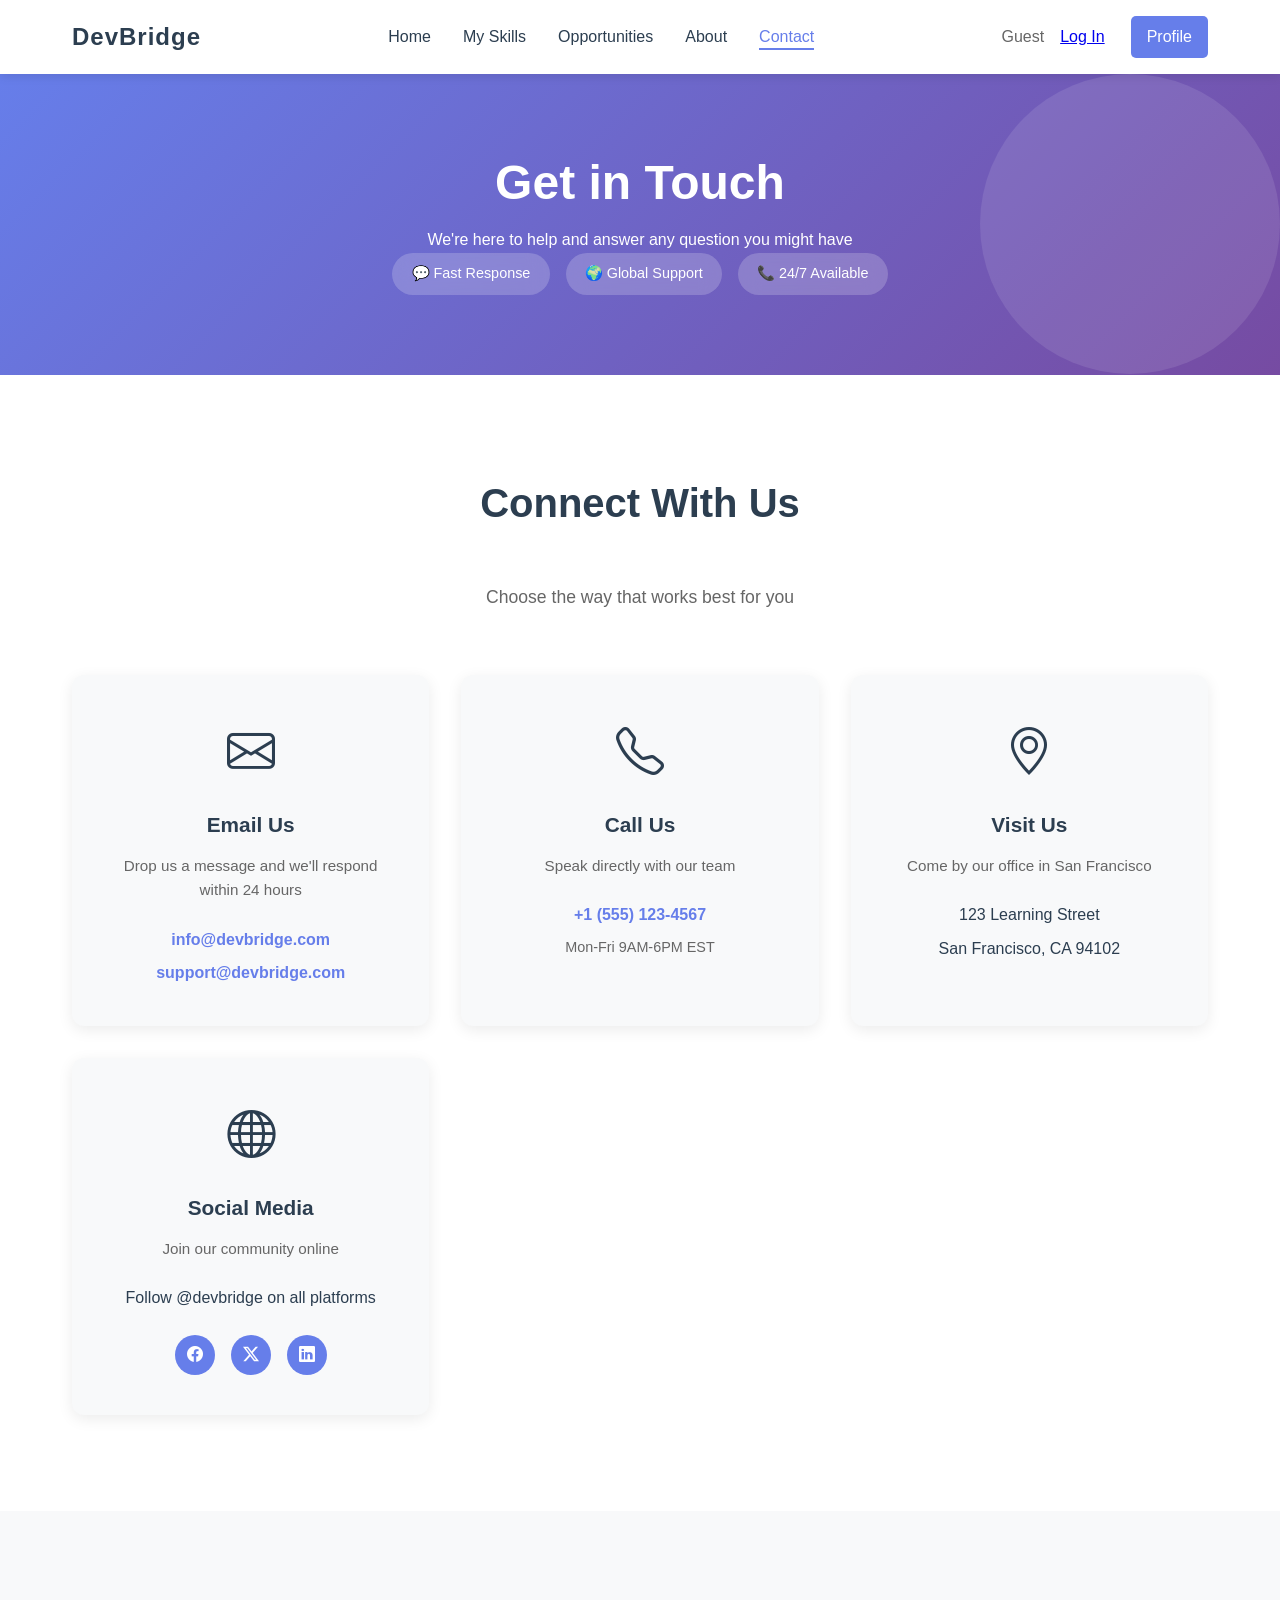
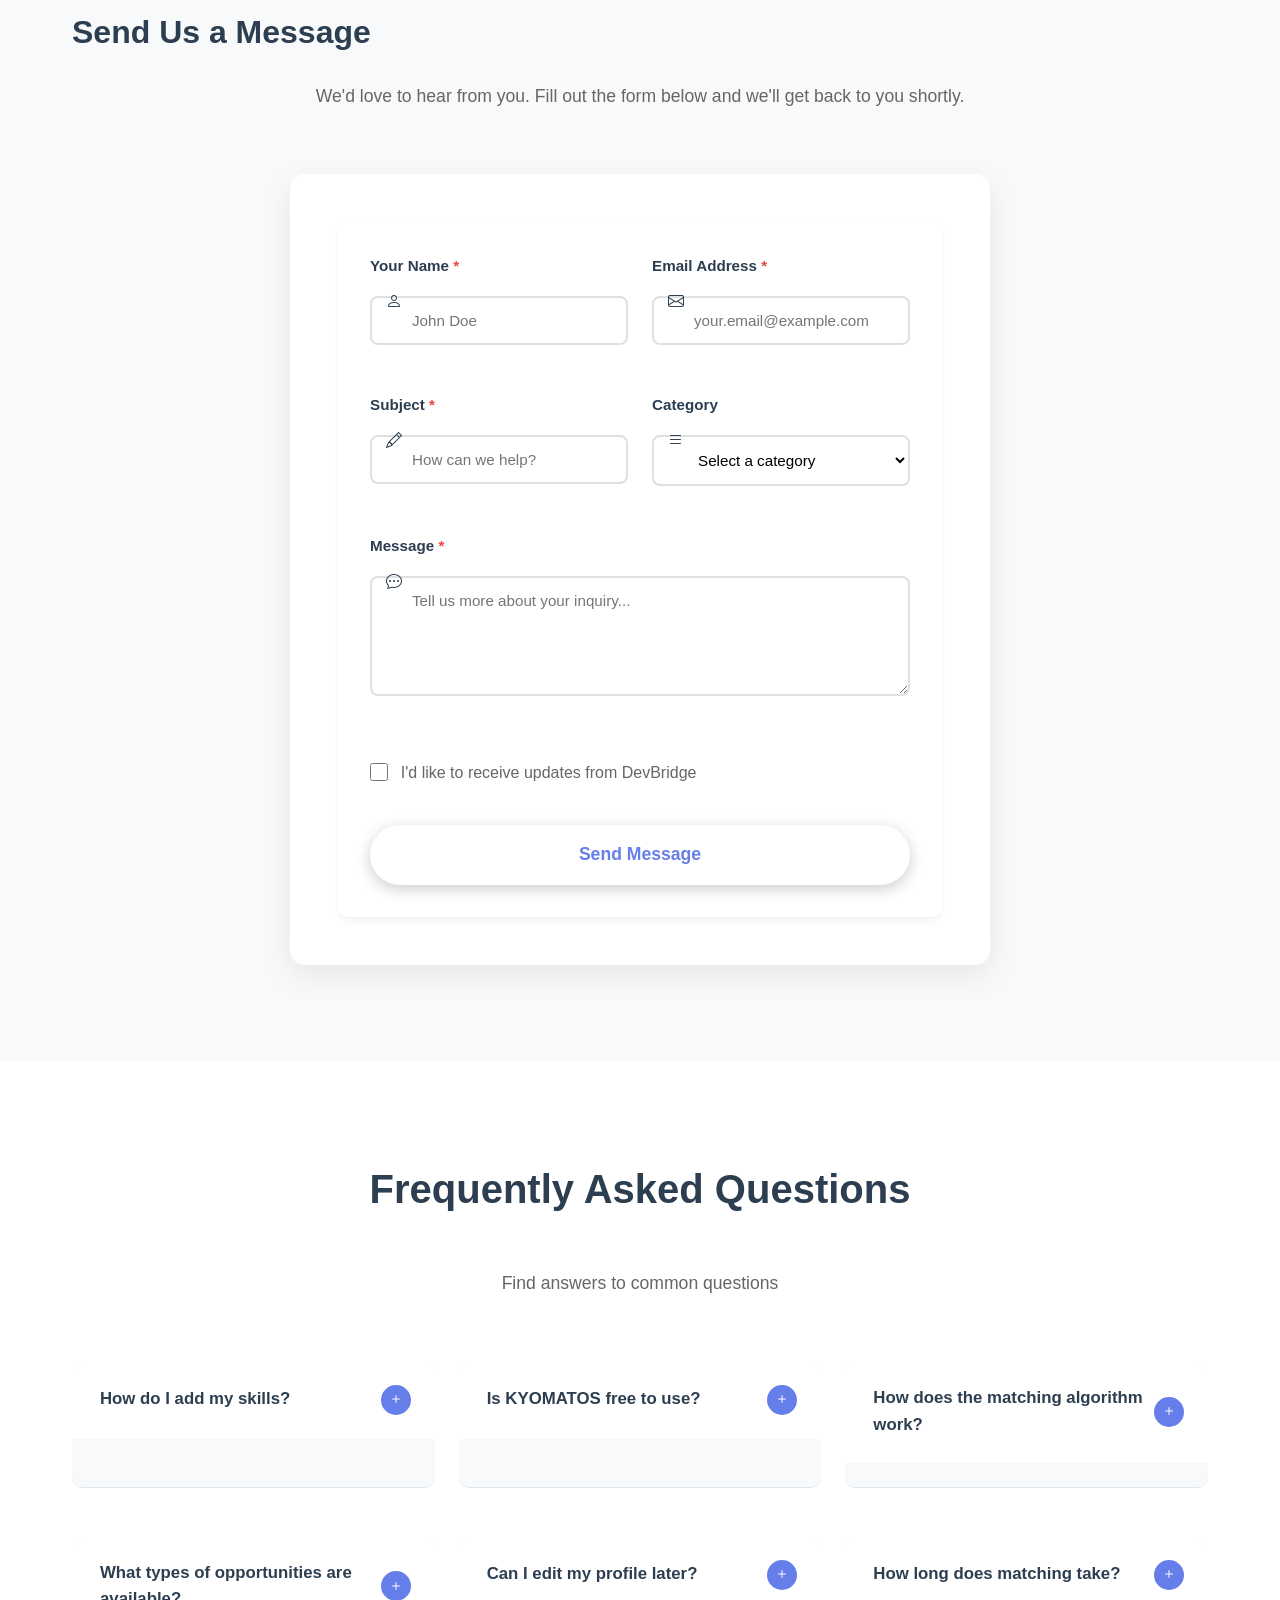
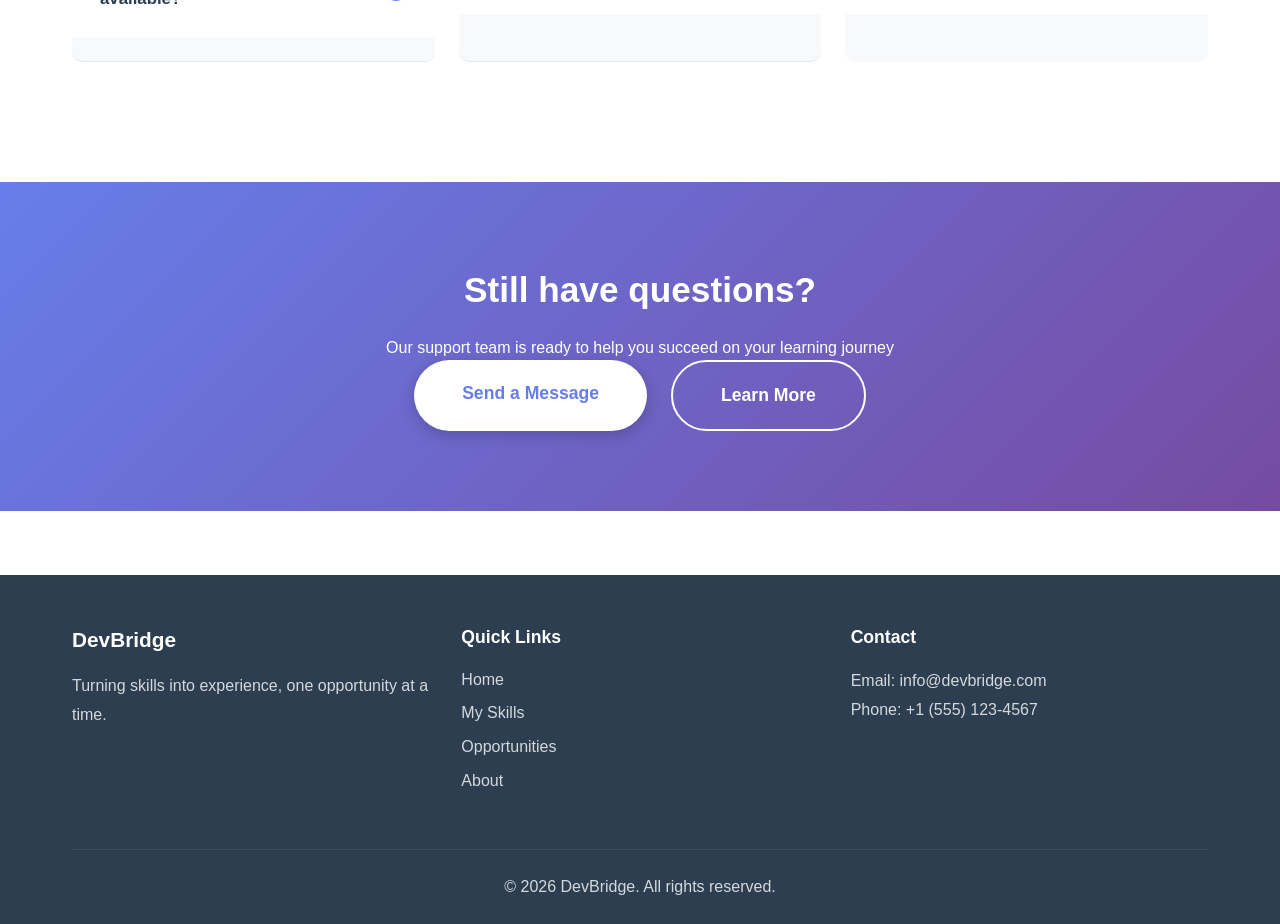
<file: contact.html>
<!DOCTYPE html>
<html lang="en">
<head>
    <meta charset="UTF-8">
    <meta name="viewport" content="width=device-width, initial-scale=1.0">
    <title>Contact - DevBridge</title>
    <link rel="stylesheet" href="styles.css">
    <link rel="stylesheet" href="https://cdn.jsdelivr.net/npm/bootstrap-icons@1.13.1/font/bootstrap-icons.min.css">
</head>
<body>
    <header>
        <nav>
            <div class="logo">DevBridge</div>
            <ul class="nav-links">
                <li><a href="index.html">Home</a></li>
                <li><a href="my-skills.html">My Skills</a></li>
                <li><a href="opportunities.html">Opportunities</a></li>
                <li><a href="about.html">About</a></li>
                <li><a href="contact.html" class="active">Contact</a></li>
            </ul>
            <div class="user-section">
                <span id="user-name">Guest</span>
                <a href="login.html" id="login-link" style="margin-right:10px;">Log In</a>
                <a href="profile.html" class="profile-btn">Profile</a>
            </div>
        </nav>
    </header>

    <!-- Hero Section -->
    <section class="contact-hero">
        <div class="container">
            <div class="contact-hero-content">
                <h1>Get in Touch</h1>
                <p>We're here to help and answer any question you might have</p>
                <div class="contact-hero-badges">
                    <span class="badge">💬 Fast Response</span>
                    <span class="badge">🌍 Global Support</span>
                    <span class="badge">📞 24/7 Available</span>
                </div>
            </div>
        </div>
    </section>

    <!-- Contact Methods Section -->
    <section class="section contact-methods">
        <div class="container">
            <div class="section-intro">
                <h2>Connect With Us</h2>
                <p>Choose the way that works best for you</p>
            </div>

            <div class="contact-methods-grid">
                <div class="contact-method-card">
                    <div class="method-icon"><i class="bi bi-envelope"></i></div>
                    <h3>Email Us</h3>
                    <p>Drop us a message and we'll respond within 24 hours</p>
                    <div class="method-details">
                        <a href="mailto:info@devbridge.com" class="contact-link">info@devbridge.com</a>
                        <a href="mailto:support@devbridge.com" class="contact-link">support@devbridge.com</a>
                    </div>
                </div>

                <div class="contact-method-card">
                    <div class="method-icon"><i class="bi bi-telephone"></i></div>
                    <h3>Call Us</h3>
                    <p>Speak directly with our team</p>
                    <div class="method-details">
                        <a href="tel:+15551234567" class="contact-link">+1 (555) 123-4567</a>
                        <p class="method-hours">Mon-Fri 9AM-6PM EST</p>
                    </div>
                </div>

                <div class="contact-method-card">
                    <div class="method-icon"><i class="bi bi-geo-alt"></i></div>
                    <h3>Visit Us</h3>
                    <p>Come by our office in San Francisco</p>
                    <div class="method-details">
                        <p>123 Learning Street</p>
                        <p>San Francisco, CA 94102</p>
                    </div>
                </div>

                <div class="contact-method-card">
                    <div class="method-icon"><i class="bi bi-globe"></i></div>
                    <h3>Social Media</h3>
                    <p>Join our community online</p>
                    <div class="method-details">
                        <p>Follow @devbridge on all platforms</p>
                        <div class="social-links">
                            <a href="#" class="social-icon"><i class="bi bi-facebook"></i></a>
                            <a href="#" class="social-icon"><i class="bi bi-twitter-x"></i></a>
                            <a href="#" class="social-icon"><i class="bi bi-linkedin"></i></a>
                        </div>
                    </div>
                </div>
            </div>
        </div>
    </section>

    <!-- Contact Form Section -->
    <section class="section contact-form-section">
        <div class="container">
            <div class="section-intro">
                <h2>Send Us a Message</h2>
                <p>We'd love to hear from you. Fill out the form below and we'll get back to you shortly.</p>
            </div>

            <div class="form-wrapper">
                <form id="contact-form" class="contact-form">
                    <div class="form-row">
                        <div class="form-group">
                            <label for="name">Your Name <span class="required">*</span></label>
                            <input type="text" id="name" required placeholder="John Doe">
                            <span class="input-icon"><i class="bi bi-person"></i></span>
                        </div>
                        
                        <div class="form-group">
                            <label for="email">Email Address <span class="required">*</span></label>
                            <input type="email" id="email" required placeholder="your.email@example.com">
                            <span class="input-icon"><i class="bi bi-envelope"></i></span>
                        </div>
                    </div>

                    <div class="form-row">
                        <div class="form-group">
                            <label for="subject">Subject <span class="required">*</span></label>
                            <input type="text" id="subject" required placeholder="How can we help?">
                            <span class="input-icon"><i class="bi bi-pencil"></i></span>
                        </div>
                        
                        <div class="form-group">
                            <label for="category">Category</label>
                            <select id="category">
                                <option value="">Select a category</option>
                                <option value="feedback">Feedback</option>
                                <option value="bug">Bug Report</option>
                                <option value="feature">Feature Request</option>
                                <option value="partnership">Partnership</option>
                                <option value="other">Other</option>
                            </select>
                            <span class="input-icon"><i class="bi bi-list"></i></span>
                        </div>
                    </div>
                    
                    <div class="form-group full-width">
                        <label for="message">Message <span class="required">*</span></label>
                        <textarea id="message" rows="5" required placeholder="Tell us more about your inquiry..."></textarea>
                        <span class="input-icon"><i class="bi bi-chat-dots"></i></span>
                    </div>

                    <div class="form-checkbox">
                        <input type="checkbox" id="subscribe" name="subscribe">
                        <label for="subscribe">I'd like to receive updates from DevBridge</label>
                    </div>
                    
                    <button type="submit" class="cta-button primary large">Send Message</button>
                </form>
                <div id="form-message" class="form-message"></div>
            </div>
        </div>
    </section>

    <!-- FAQ Section -->
    <section class="section faq-section">
        <div class="container">
            <div class="section-intro">
                <h2>Frequently Asked Questions</h2>
                <p>Find answers to common questions</p>
            </div>

            <div class="faq-grid">
                <div class="faq-item">
                    <div class="faq-header">
                        <h3>How do I add my skills?</h3>
                        <span class="faq-icon"><i class="bi bi-plus"></i></span>
                    </div>
                    <div class="faq-content">
                        <p>Visit the "My Skills" page and use the form to add your skills along with your proficiency level. You can add as many skills as you've learned, and update them anytime.</p>
                    </div>
                </div>

                <div class="faq-item">
                    <div class="faq-header">
                        <h3>Is KYOMATOS free to use?</h3>
                        <span class="faq-icon"><i class="bi bi-plus"></i></span>
                    </div>
                    <div class="faq-content">
                        <p>Yes! KYOMATOS is completely free for learners looking to gain experience and find opportunities that match their skills.</p>
                    </div>
                </div>

                <div class="faq-item">
                    <div class="faq-header">
                        <h3>How does the matching algorithm work?</h3>
                        <span class="faq-icon"><i class="bi bi-plus"></i></span>
                    </div>
                    <div class="faq-content">
                        <p>Our intelligent algorithm analyzes your skills, proficiency level, learning sources, and preferences to match you with opportunities that best fit your profile and career goals.</p>
                    </div>
                </div>

                <div class="faq-item">
                    <div class="faq-header">
                        <h3>What types of opportunities are available?</h3>
                        <span class="faq-icon"><i class="bi bi-plus"></i></span>
                    </div>
                    <div class="faq-content">
                        <p>We offer a wide range of opportunities including internships, freelance projects, volunteer positions, entry-level jobs, and contract work across various industries.</p>
                    </div>
                </div>

                <div class="faq-item">
                    <div class="faq-header">
                        <h3>Can I edit my profile later?</h3>
                        <span class="faq-icon"><i class="bi bi-plus"></i></span>
                    </div>
                    <div class="faq-content">
                        <p>Absolutely! You can update your skills, proficiency levels, and preferences anytime through your profile. Your matches will be updated accordingly.</p>
                    </div>
                </div>

                <div class="faq-item">
                    <div class="faq-header">
                        <h3>How long does matching take?</h3>
                        <span class="faq-icon"><i class="bi bi-plus"></i></span>
                    </div>
                    <div class="faq-content">
                        <p>Our algorithm works instantly once you've added your skills. You'll see matched opportunities immediately on your dashboard.</p>
                    </div>
                </div>
            </div>
        </div>
    </section>

    <!-- CTA Section -->
    <section class="section contact-cta">
        <div class="container">
            <div class="cta-box">
                <h2>Still have questions?</h2>
                <p>Our support team is ready to help you succeed on your learning journey</p>
                <div class="cta-actions">
                    <a href="#contact-form" class="cta-button primary large">Send a Message</a>
                    <a href="about.html" class="cta-button secondary large">Learn More</a>
                </div>
            </div>
        </div>
    </section>

    <footer>
        <div class="container">
            <div class="footer-content">
                <div class="footer-section">
                    <h3>DevBridge</h3>
                    <p>Turning skills into experience, one opportunity at a time.</p>
                </div>
                <div class="footer-section">
                    <h4>Quick Links</h4>
                    <ul>
                        <li><a href="index.html">Home</a></li>
                        <li><a href="my-skills.html">My Skills</a></li>
                        <li><a href="opportunities.html">Opportunities</a></li>
                        <li><a href="about.html">About</a></li>
                    </ul>
                </div>
                <div class="footer-section">
                    <h4>Contact</h4>
                    <p>Email: info@devbridge.com</p>
                    <p>Phone: +1 (555) 123-4567</p>
                </div>
            </div>
            <div class="footer-bottom">
                <p>&copy; 2026 DevBridge. All rights reserved.</p>
            </div>
        </div>
    </footer>

    <script src="supabase.js"></script>
    <script src="auth.js"></script>
    <script src="app.js"></script>
    <script src="contact.js"></script>
</body>
</html>
</file>
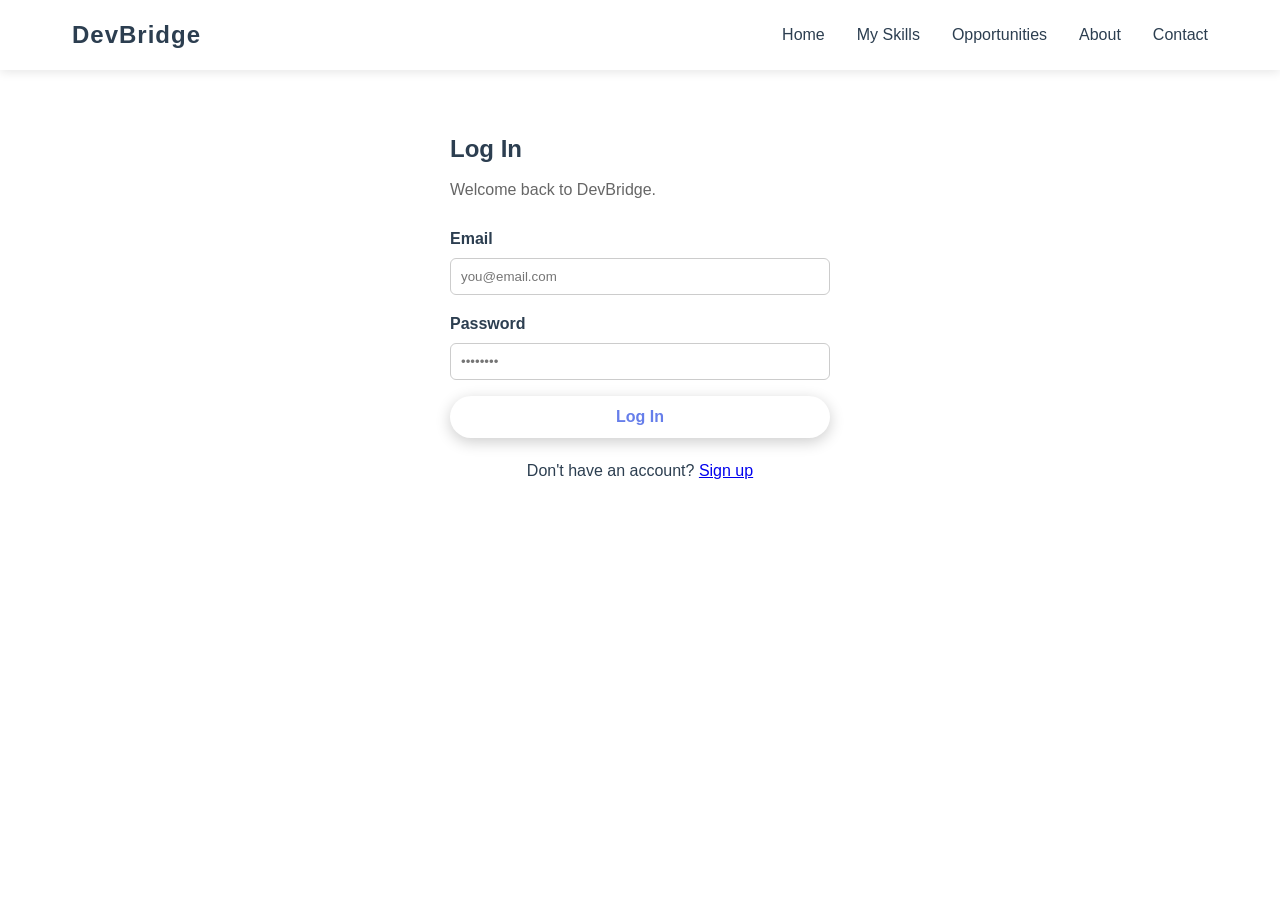
<file: login.html>
<!DOCTYPE html>
<html lang="en">
<head>
    <meta charset="UTF-8">
    <meta name="viewport" content="width=device-width, initial-scale=1.0">
    <title>Log In - DevBridge</title>
    <link rel="stylesheet" href="styles.css">
</head>
<body>
    <header>
        <nav>
            <div class="logo">DevBridge</div>
            <ul class="nav-links">
                <li><a href="index.html">Home</a></li>
                <li><a href="my-skills.html">My Skills</a></li>
                <li><a href="opportunities.html">Opportunities</a></li>
                <li><a href="about.html">About</a></li>
                <li><a href="contact.html">Contact</a></li>
            </ul>
        </nav>
    </header>

    <section style="max-width: 420px; margin: 60px auto; padding: 0 20px;">
        <h1 style="margin-bottom: 8px;">Log In</h1>
        <p style="color: #666; margin-bottom: 24px;">Welcome back to DevBridge.</p>

        <form id="login-form">
            <div style="margin-bottom: 16px;">
                <label for="login-email" style="display:block; margin-bottom:6px; font-weight:600;">Email</label>
                <input type="email" id="login-email" required placeholder="you@email.com"
                    style="width:100%; padding:10px; border:1px solid #ccc; border-radius:6px;">
            </div>
            <div style="margin-bottom: 16px;">
                <label for="login-password" style="display:block; margin-bottom:6px; font-weight:600;">Password</label>
                <input type="password" id="login-password" required placeholder="••••••••"
                    style="width:100%; padding:10px; border:1px solid #ccc; border-radius:6px;">
            </div>
            <div id="login-error" style="color:#dc2626; margin-bottom:12px; display:none;"></div>
            <button type="submit" class="cta-button primary" style="width:100%; padding:12px;">Log In</button>
        </form>

        <p style="margin-top: 20px; text-align:center;">
            Don't have an account? <a href="signup.html">Sign up</a>
        </p>
    </section>

    <script src="supabase.js"></script>
    <script src="auth.js"></script>
    <script>
        document.getElementById('login-form').addEventListener('submit', async function(e) {
            e.preventDefault();
            const email = document.getElementById('login-email').value.trim();
            const password = document.getElementById('login-password').value;
            const errorEl = document.getElementById('login-error');
            errorEl.style.display = 'none';

            try {
                await Auth.signIn(email, password);
                window.location.href = 'profile.html';
            } catch (err) {
                errorEl.textContent = err.message;
                errorEl.style.display = 'block';
            }
        });
    </script>
</body>
</html>
</file>
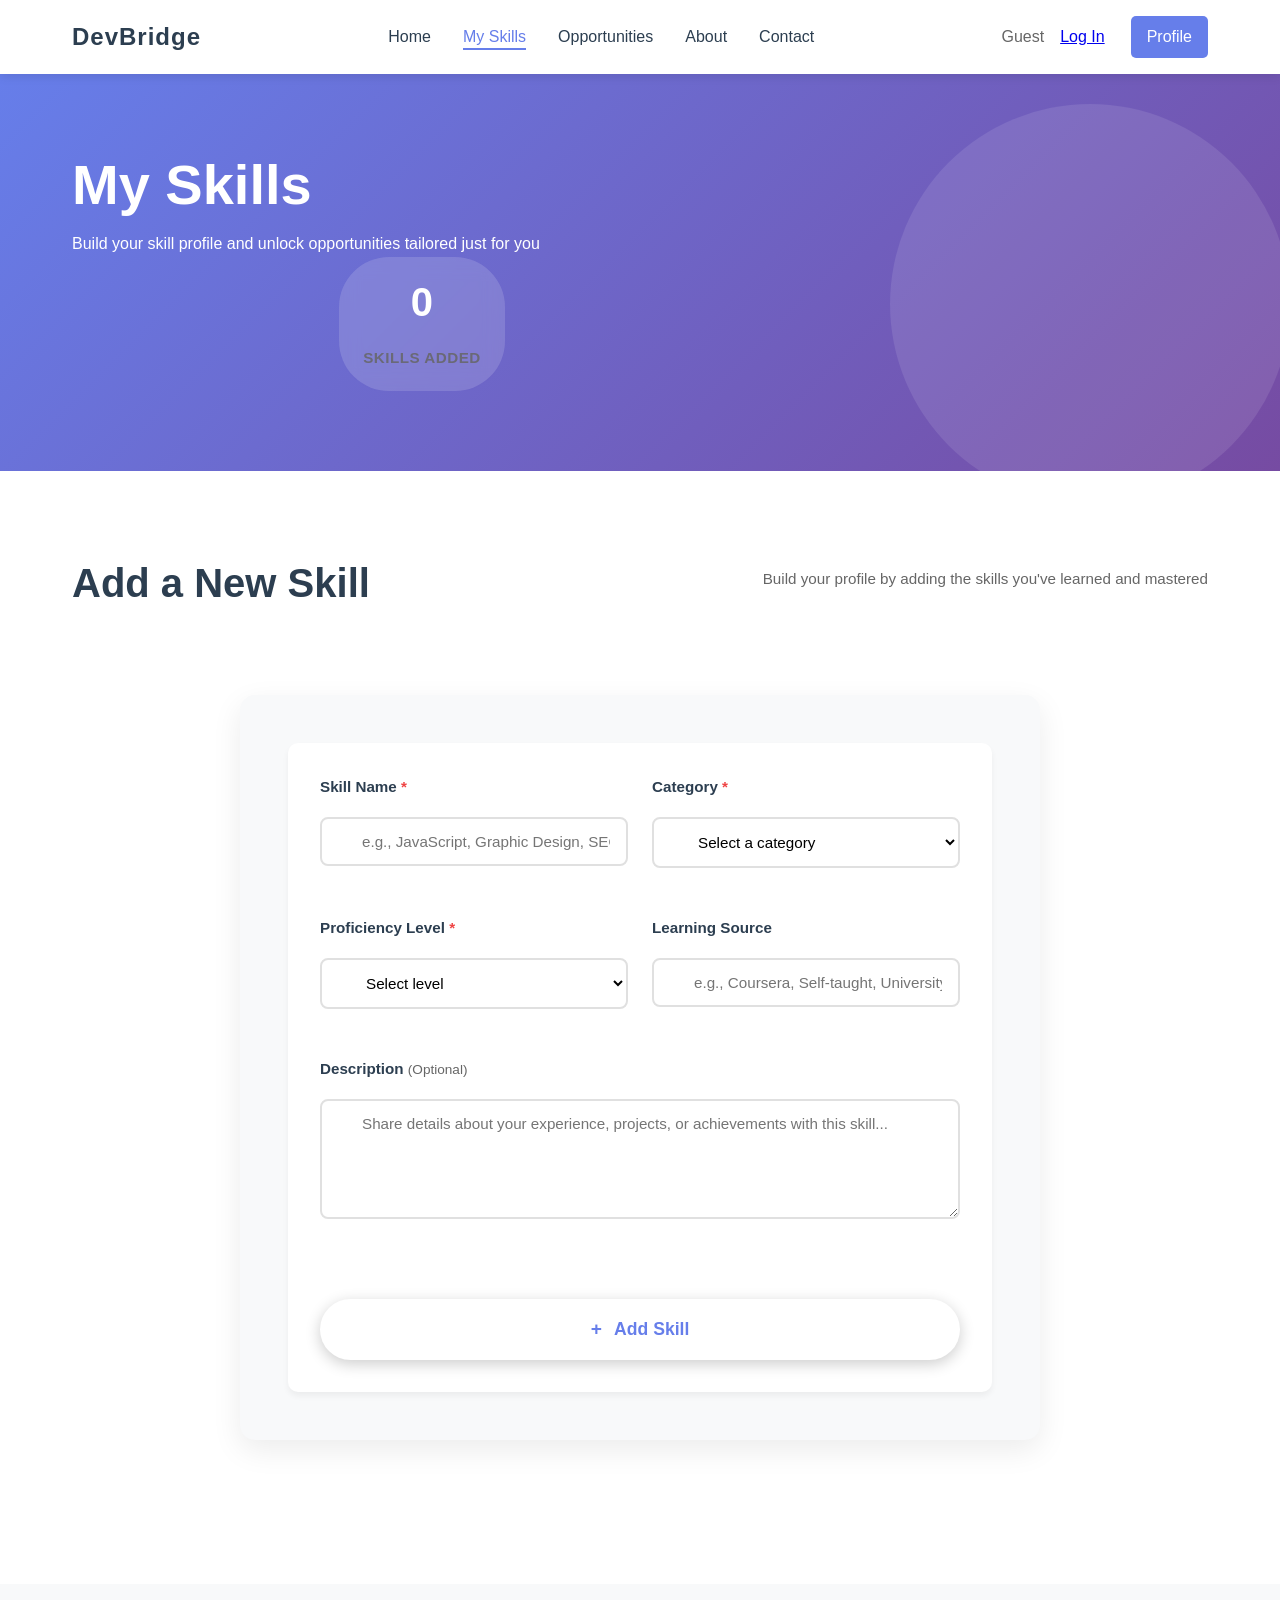
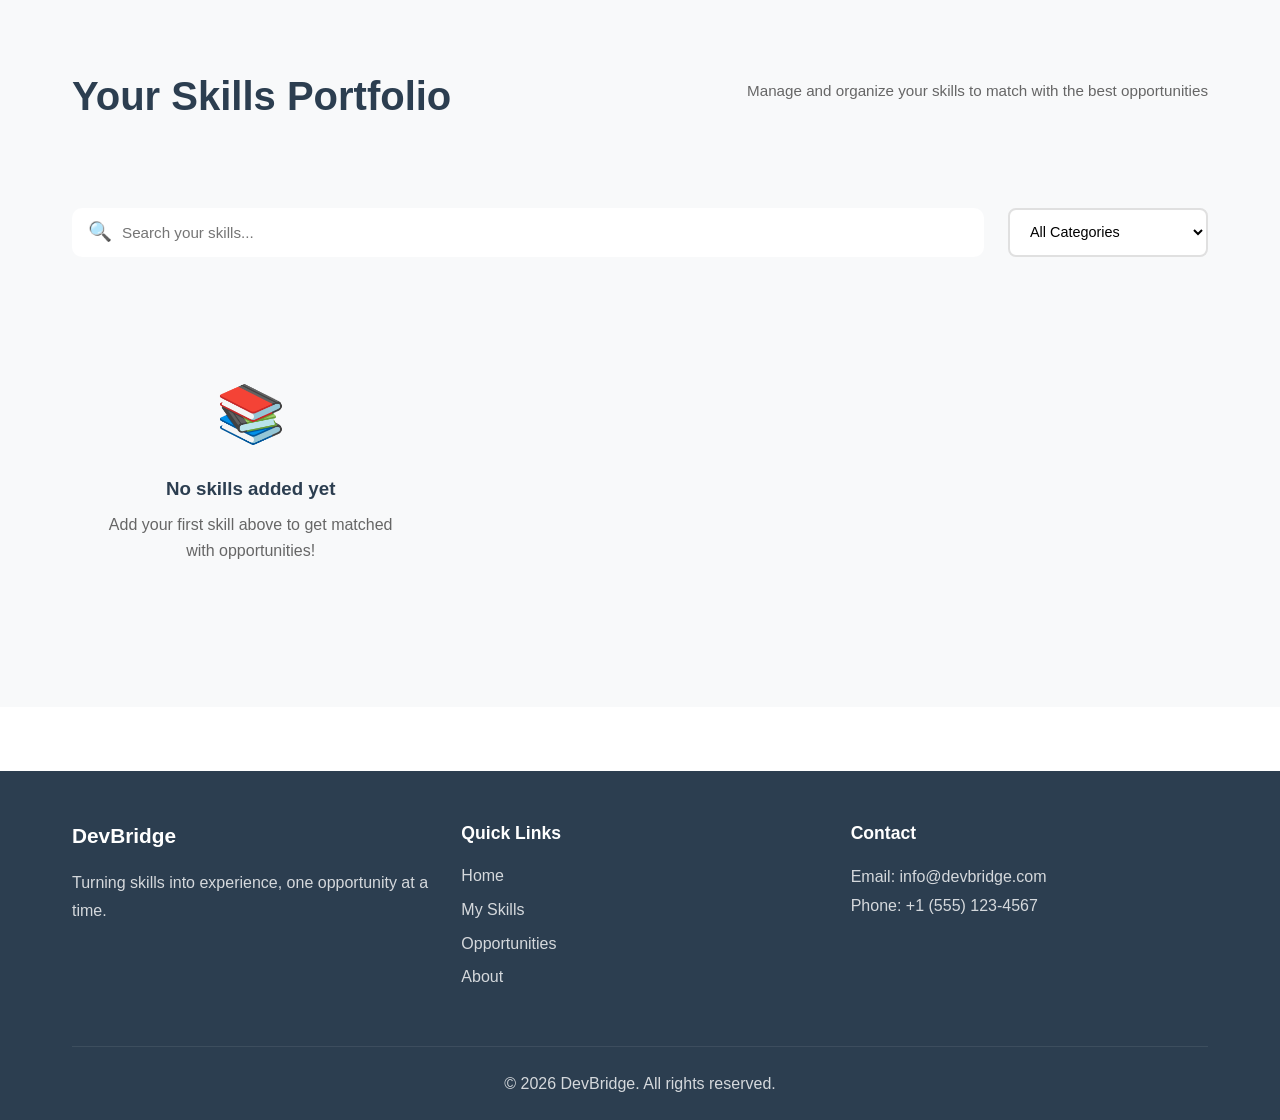
<file: my-skills.html>
<!DOCTYPE html>
<html lang="en">
<head>
    <meta charset="UTF-8">
    <meta name="viewport" content="width=device-width, initial-scale=1.0">
    <title>My Skills - DevBridge</title>
    <link rel="stylesheet" href="styles.css">
</head>
<body>
    <header>
        <nav>
            <div class="logo">DevBridge</div>
            <ul class="nav-links">
                <li><a href="index.html">Home</a></li>
                <li><a href="my-skills.html" class="active">My Skills</a></li>
                <li><a href="opportunities.html">Opportunities</a></li>
                <li><a href="about.html">About</a></li>
                <li><a href="contact.html">Contact</a></li>
            </ul>
            <div class="user-section">
                <span id="user-name">Guest</span>
                <a href="login.html" id="login-link" style="margin-right:10px;">Log In</a>
                <a href="profile.html" class="profile-btn">Profile</a>
            </div>
        </nav>
    </header>

    <!-- Hero Section -->
    <section class="skills-hero">
        <div class="container">
            <div class="skills-hero-content">
                <h1>My Skills</h1>
                <p>Build your skill profile and unlock opportunities tailored just for you</p>
                <div class="hero-stats">
                    <div class="hero-stat">
                        <span class="stat-value"><span id="skills-count">0</span></span>
                        <span class="stat-label">Skills Added</span>
                    </div>
                </div>
            </div>
            <div class="skills-hero-accent"></div>
        </div>
    </section>

    <!-- Add Skill Section -->
    <section class="section add-skill-section">
        <div class="container">
            <div class="section-header">
                <h2>Add a New Skill</h2>
                <p class="section-subtitle">Build your profile by adding the skills you've learned and mastered</p>
            </div>
            
            <div class="add-skill-container">
                <form id="add-skill-form" class="skill-form">
                    <div class="form-row">
                        <div class="form-group">
                            <label for="skill-name">Skill Name <span class="required">*</span></label>
                            <input type="text" id="skill-name" required placeholder="e.g., JavaScript, Graphic Design, SEO">
                        </div>
                        
                        <div class="form-group">
                            <label for="skill-category">Category <span class="required">*</span></label>
                            <select id="skill-category" required>
                                <option value="">Select a category</option>
                                <option value="Programming">Programming</option>
                                <option value="Design">Design</option>
                                <option value="Marketing">Marketing</option>
                                <option value="Business">Business</option>
                                <option value="Data Science">Data Science</option>
                                <option value="Writing">Writing</option>
                                <option value="Other">Other</option>
                            </select>
                        </div>
                    </div>

                    <div class="form-row">
                        <div class="form-group">
                            <label for="skill-level">Proficiency Level <span class="required">*</span></label>
                            <select id="skill-level" required>
                                <option value="">Select level</option>
                                <option value="Beginner">Beginner</option>
                                <option value="Intermediate">Intermediate</option>
                                <option value="Advanced">Advanced</option>
                                <option value="Expert">Expert</option>
                            </select>
                        </div>
                        
                        <div class="form-group">
                            <label for="skill-source">Learning Source</label>
                            <input type="text" id="skill-source" placeholder="e.g., Coursera, Self-taught, University">
                        </div>
                    </div>
                    
                    <div class="form-group full-width">
                        <label for="skill-description">Description <span class="optional">(Optional)</span></label>
                        <textarea id="skill-description" rows="3" placeholder="Share details about your experience, projects, or achievements with this skill..."></textarea>
                    </div>
                    
                    <div class="form-actions">
                        <button type="submit" class="cta-button primary large">
                            <span class="btn-icon">+</span> Add Skill
                        </button>
                    </div>
                </form>
            </div>
        </div>
    </section>

    <!-- Skills List Section -->
    <section class="section skills-list-section">
        <div class="container">
            <div class="section-header">
                <h2>Your Skills Portfolio</h2>
                <p class="section-subtitle">Manage and organize your skills to match with the best opportunities</p>
            </div>

            <div class="skills-controls">
                <div class="search-box">
                    <span class="search-icon">🔍</span>
                    <input type="text" id="search-skills" placeholder="Search your skills...">
                </div>
                <select id="filter-category" class="filter-select">
                    <option value="">All Categories</option>
                    <option value="Programming">Programming</option>
                    <option value="Design">Design</option>
                    <option value="Marketing">Marketing</option>
                    <option value="Business">Business</option>
                    <option value="Data Science">Data Science</option>
                    <option value="Writing">Writing</option>
                    <option value="Other">Other</option>
                </select>
            </div>
            
            <div id="skills-container" class="skills-grid">
                <div class="empty-state">
                    <div class="empty-icon">🎯</div>
                    <h3>No skills yet</h3>
                    <p>Add your first skill above to build your profile and start getting matched with opportunities!</p>
                </div>
            </div>
        </div>
    </section>

    <footer>
        <div class="container">
            <div class="footer-content">
                <div class="footer-section">
                    <h3>DevBridge</h3>
                    <p>Turning skills into experience, one opportunity at a time.</p>
                </div>
                <div class="footer-section">
                    <h4>Quick Links</h4>
                    <ul>
                        <li><a href="index.html">Home</a></li>
                        <li><a href="my-skills.html">My Skills</a></li>
                        <li><a href="opportunities.html">Opportunities</a></li>
                        <li><a href="about.html">About</a></li>
                    </ul>
                </div>
                <div class="footer-section">
                    <h4>Contact</h4>
                    <p>Email: info@devbridge.com</p>
                    <p>Phone: +1 (555) 123-4567</p>
                </div>
            </div>
            <div class="footer-bottom">
                <p>&copy; 2026 DevBridge. All rights reserved.</p>
            </div>
        </div>
    </footer>

    <script src="supabase.js"></script>
    <script src="auth.js"></script>
    <script src="app.js"></script>
    <script src="skills.js"></script>
</body>
</html>
</file>
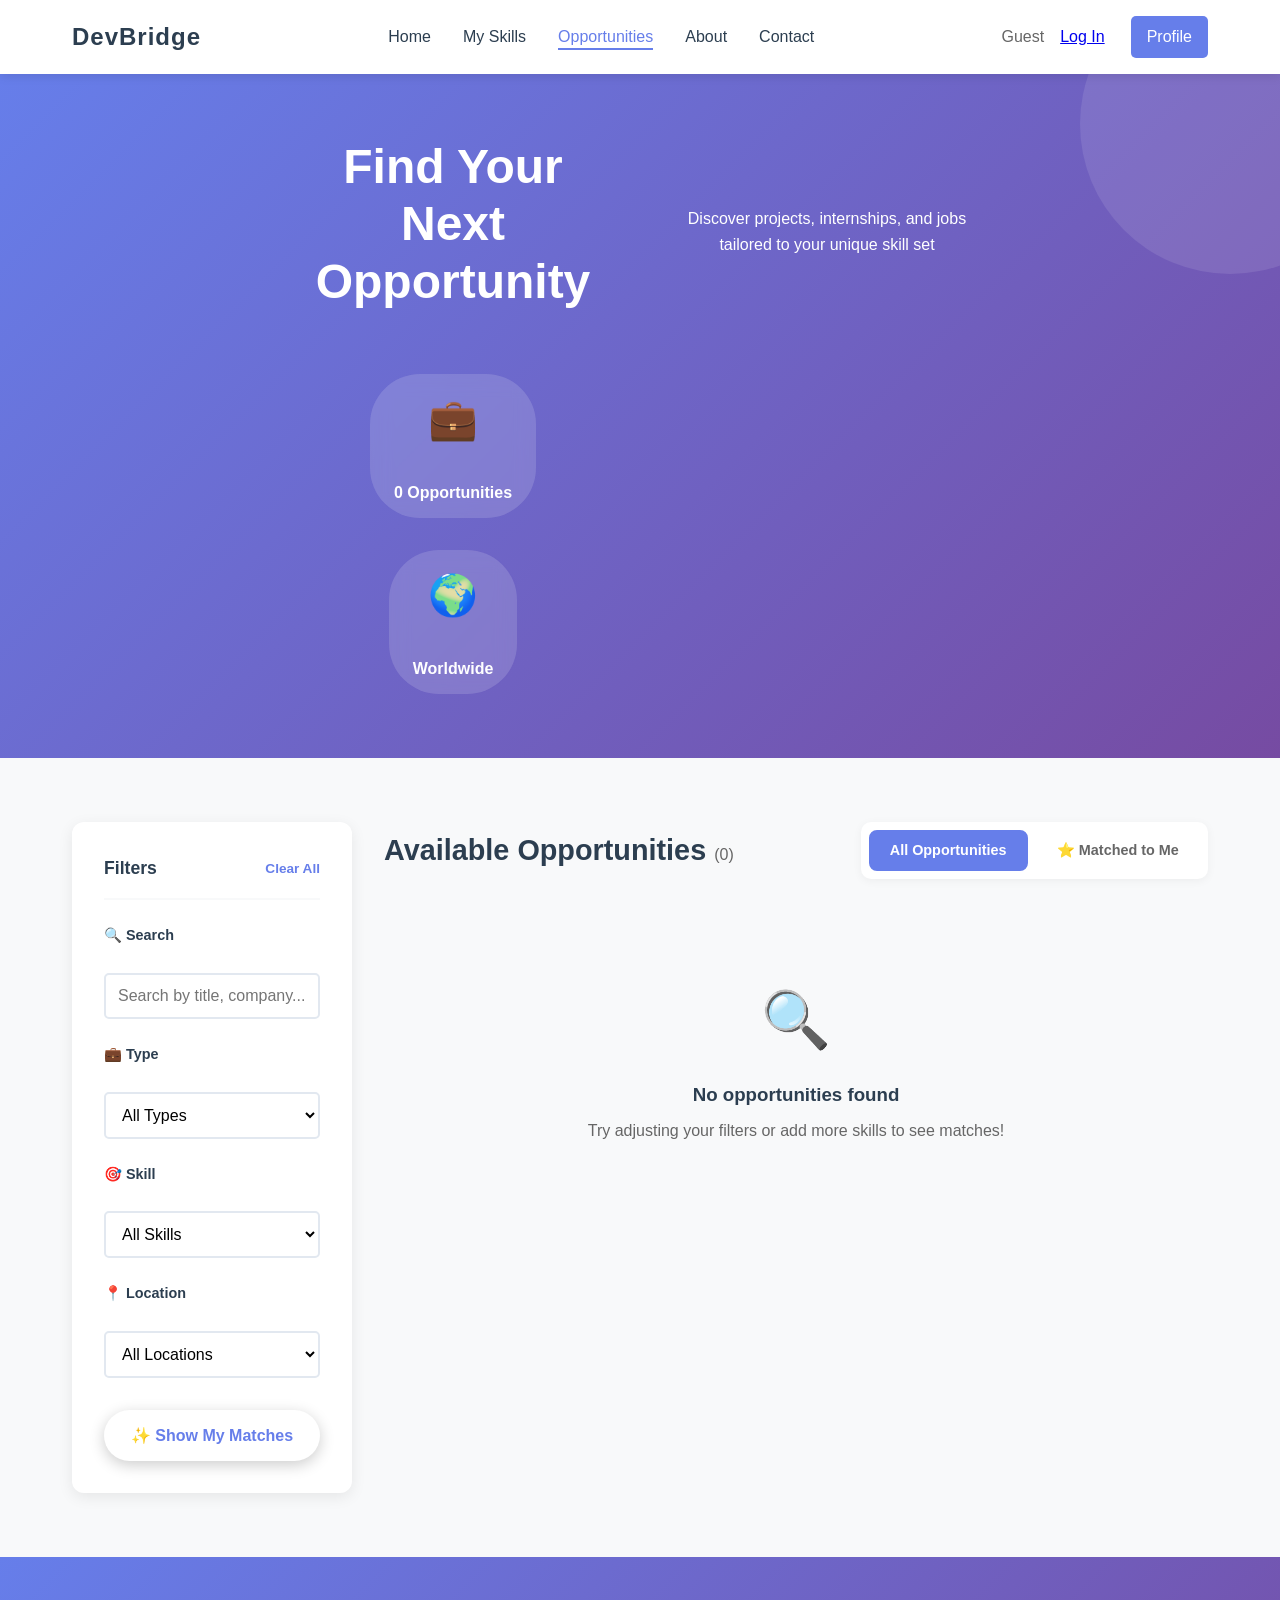
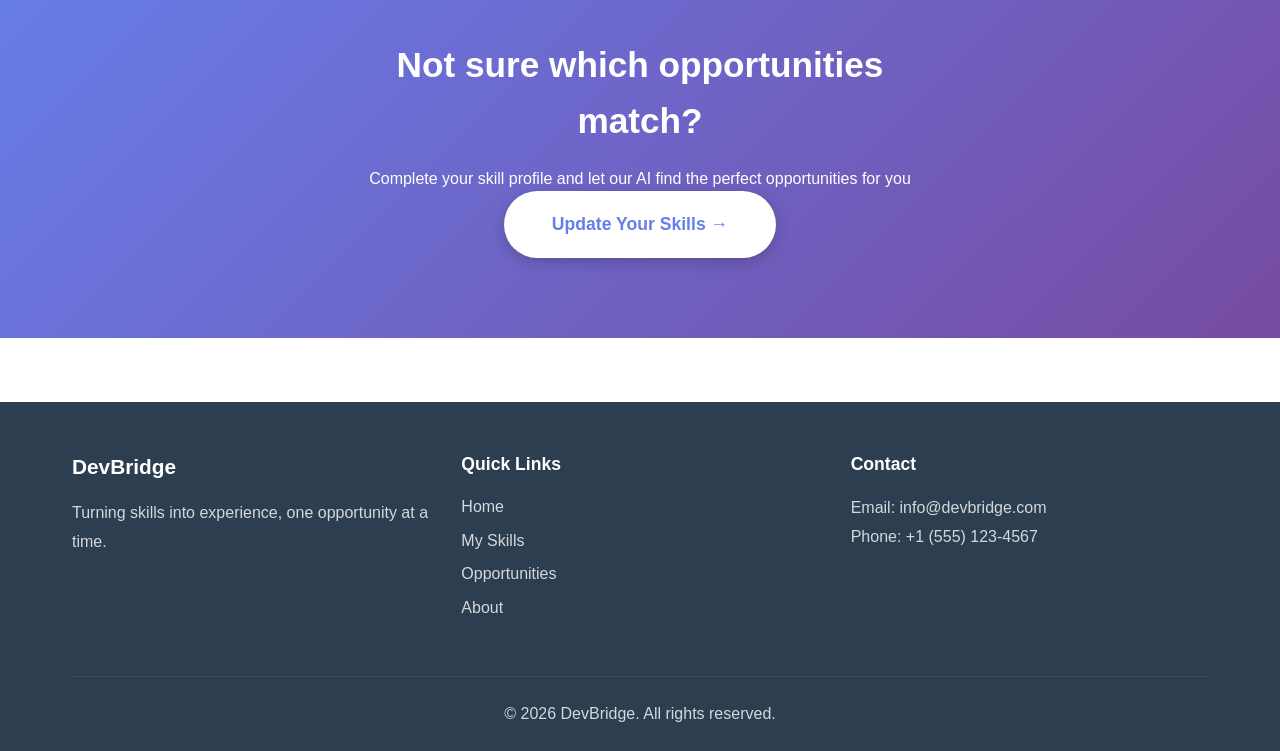
<file: opportunities.html>
<!DOCTYPE html>
<html lang="en">
<head>
    <meta charset="UTF-8">
    <meta name="viewport" content="width=device-width, initial-scale=1.0">
    <title>Opportunities - DevBridge</title>
    <link rel="stylesheet" href="styles.css">
</head>
<body>
    <header>
        <nav>
            <div class="logo">DevBridge</div>
            <ul class="nav-links">
                <li><a href="index.html">Home</a></li>
                <li><a href="my-skills.html">My Skills</a></li>
                <li><a href="opportunities.html" class="active">Opportunities</a></li>
                <li><a href="about.html">About</a></li>
                <li><a href="contact.html">Contact</a></li>
            </ul>
            <div class="user-section">
                <span id="user-name">Guest</span>
                <a href="login.html" id="login-link" style="margin-right:10px;">Log In</a>
                <a href="profile.html" class="profile-btn">Profile</a>
            </div>
        </nav>
    </header>

    <!-- Hero Section -->
    <section class="opportunities-hero">
        <div class="container">
            <div class="hero-content">
                <h1>Find Your Next Opportunity</h1>
                <p>Discover projects, internships, and jobs tailored to your unique skill set</p>
                <div class="hero-stats">
                    <div class="hero-stat">
                        <span class="stat-icon">💼</span>
                        <span class="stat-text"><span id="hero-count">0</span> Opportunities</span>
                    </div>
                    <div class="hero-stat">
                        <span class="stat-icon">🌍</span>
                        <span class="stat-text">Worldwide</span>
                    </div>
                </div>
            </div>
        </div>
    </section>

    <!-- Main Content Section -->
    <section class="section opportunities-main">
        <div class="container">
            <!-- Filters Section -->
            <div class="filters-panel">
                <div class="filters-header">
                    <h3>Filters</h3>
                    <button id="clear-filters" class="filter-clear">Clear All</button>
                </div>

                <div class="filter-section">
                    <label for="search-opportunities" class="filter-label">🔍 Search</label>
                    <input type="text" id="search-opportunities" class="filter-input" placeholder="Search by title, company...">
                </div>
                
                <div class="filter-section">
                    <label for="filter-type" class="filter-label">💼 Type</label>
                    <select id="filter-type" class="filter-select">
                        <option value="">All Types</option>
                        <option value="Internship">Internship</option>
                        <option value="Project">Project</option>
                        <option value="Volunteer">Volunteer</option>
                        <option value="Freelance">Freelance</option>
                        <option value="Full-time">Full-time</option>
                    </select>
                </div>
                
                <div class="filter-section">
                    <label for="filter-skill" class="filter-label">🎯 Skill</label>
                    <select id="filter-skill" class="filter-select">
                        <option value="">All Skills</option>
                        <option value="Programming">Programming</option>
                        <option value="Design">Design</option>
                        <option value="Marketing">Marketing</option>
                        <option value="Business">Business</option>
                        <option value="Data Science">Data Science</option>
                        <option value="Writing">Writing</option>
                    </select>
                </div>
                
                <div class="filter-section">
                    <label for="filter-location" class="filter-label">📍 Location</label>
                    <select id="filter-location" class="filter-select">
                        <option value="">All Locations</option>
                        <option value="Remote">Remote</option>
                        <option value="On-site">On-site</option>
                        <option value="Hybrid">Hybrid</option>
                    </select>
                </div>

                <div class="filter-actions">
                    <button id="show-matches" class="cta-button primary full-width">
                        <span>✨</span> Show My Matches
                    </button>
                </div>
            </div>

            <!-- Results Section -->
            <div class="results-section">
                <div class="results-header">
                    <div class="results-info">
                        <h2>Available Opportunities</h2>
                        <span class="results-count">(<span id="opportunities-count">0</span>)</span>
                    </div>
                    <div class="view-toggle">
                        <button class="toggle-btn active" data-view="all">All Opportunities</button>
                        <button class="toggle-btn" data-view="matched">⭐ Matched to Me</button>
                    </div>
                </div>

                <div id="opportunities-container" class="opportunities-grid">
                    <div class="empty-state">
                        <div class="empty-icon">🎯</div>
                        <h3>No opportunities found</h3>
                        <p>Try adjusting your filters or add more skills to get better matches</p>
                    </div>
                </div>
            </div>
        </div>
    </section>

    <!-- CTA Section -->
    <section class="section opportunities-cta">
        <div class="container">
            <div class="cta-box">
                <h2>Not sure which opportunities match?</h2>
                <p>Complete your skill profile and let our AI find the perfect opportunities for you</p>
                <a href="my-skills.html" class="cta-button primary large">Update Your Skills →</a>
            </div>
        </div>
    </section>

    <!-- Opportunity Detail Modal -->
    <div id="opportunity-modal" class="modal">
        <div class="modal-content">
            <span class="close-modal">&times;</span>
            <div id="modal-body">
                <!-- Opportunity details will be loaded here -->
            </div>
        </div>
    </div>

    <!-- Apply Modal -->
    <div id="apply-modal" class="modal" style="z-index:1100;">
        <div class="modal-content" style="max-width:520px;">
            <span class="close-modal" onclick="closeApplyModal()">&times;</span>
            <h2 style="margin-bottom:4px;">Apply for</h2>
            <p id="apply-job-title" style="color:var(--primary-color);font-weight:600;font-size:1.1rem;margin-bottom:1.5rem;"></p>

            <form id="apply-form" novalidate>
                <div style="margin-bottom:1rem;">
                    <label style="display:block;font-weight:600;margin-bottom:6px;">Full Name *</label>
                    <input type="text" id="apply-name" placeholder="Your full name"
                        style="width:100%;padding:10px 14px;border:1px solid #ddd;border-radius:6px;font-size:14px;outline:none;font-family:inherit;">
                </div>
                <div style="margin-bottom:1rem;">
                    <label style="display:block;font-weight:600;margin-bottom:6px;">Email Address *</label>
                    <input type="email" id="apply-email" placeholder="your@email.com"
                        style="width:100%;padding:10px 14px;border:1px solid #ddd;border-radius:6px;font-size:14px;outline:none;font-family:inherit;">
                </div>
                <div style="margin-bottom:1rem;">
                    <label style="display:block;font-weight:600;margin-bottom:6px;">Your Skills <span style="font-weight:400;color:#888;">(comma separated)</span></label>
                    <input type="text" id="apply-skills" placeholder="HTML, CSS, JavaScript"
                        style="width:100%;padding:10px 14px;border:1px solid #ddd;border-radius:6px;font-size:14px;outline:none;font-family:inherit;">
                </div>
                <div style="margin-bottom:1.5rem;">
                    <label style="display:block;font-weight:600;margin-bottom:6px;">Why do you want this? <span style="font-weight:400;color:#888;">(optional)</span></label>
                    <textarea id="apply-message" placeholder="Tell us a bit about yourself and why you're applying..."
                        style="width:100%;padding:10px 14px;border:1px solid #ddd;border-radius:6px;font-size:14px;outline:none;font-family:inherit;resize:vertical;min-height:90px;line-height:1.5;"></textarea>
                </div>
                <p id="apply-error" style="color:#ef4444;font-size:13px;margin-bottom:12px;display:none;"></p>
                <button type="submit"
                    style="width:100%;padding:13px;background:linear-gradient(135deg,#667eea,#764ba2);color:white;border:none;border-radius:6px;font-size:15px;font-weight:600;cursor:pointer;font-family:inherit;transition:opacity 0.2s;"
                    onmouseover="this.style.opacity='.88'" onmouseout="this.style.opacity='1'">
                    Submit Application →
                </button>
            </form>
        </div>
    </div>

    <footer>
        <div class="container">
            <div class="footer-content">
                <div class="footer-section">
                    <h3>DevBridge</h3>
                    <p>Turning skills into experience, one opportunity at a time.</p>
                </div>
                <div class="footer-section">
                    <h4>Quick Links</h4>
                    <ul>
                        <li><a href="index.html">Home</a></li>
                        <li><a href="my-skills.html">My Skills</a></li>
                        <li><a href="opportunities.html">Opportunities</a></li>
                        <li><a href="about.html">About</a></li>
                    </ul>
                </div>
                <div class="footer-section">
                    <h4>Contact</h4>
                    <p>Email: info@devbridge.com</p>
                    <p>Phone: +1 (555) 123-4567</p>
                </div>
            </div>
            <div class="footer-bottom">
                <p>&copy; 2026 DevBridge. All rights reserved.</p>
            </div>
        </div>
    </footer>

    <script src="supabase.js"></script>
    <script src="auth.js"></script>
    <script src="app.js"></script>
    <script src="opportunities.js"></script>
</body>
</html>
</file>
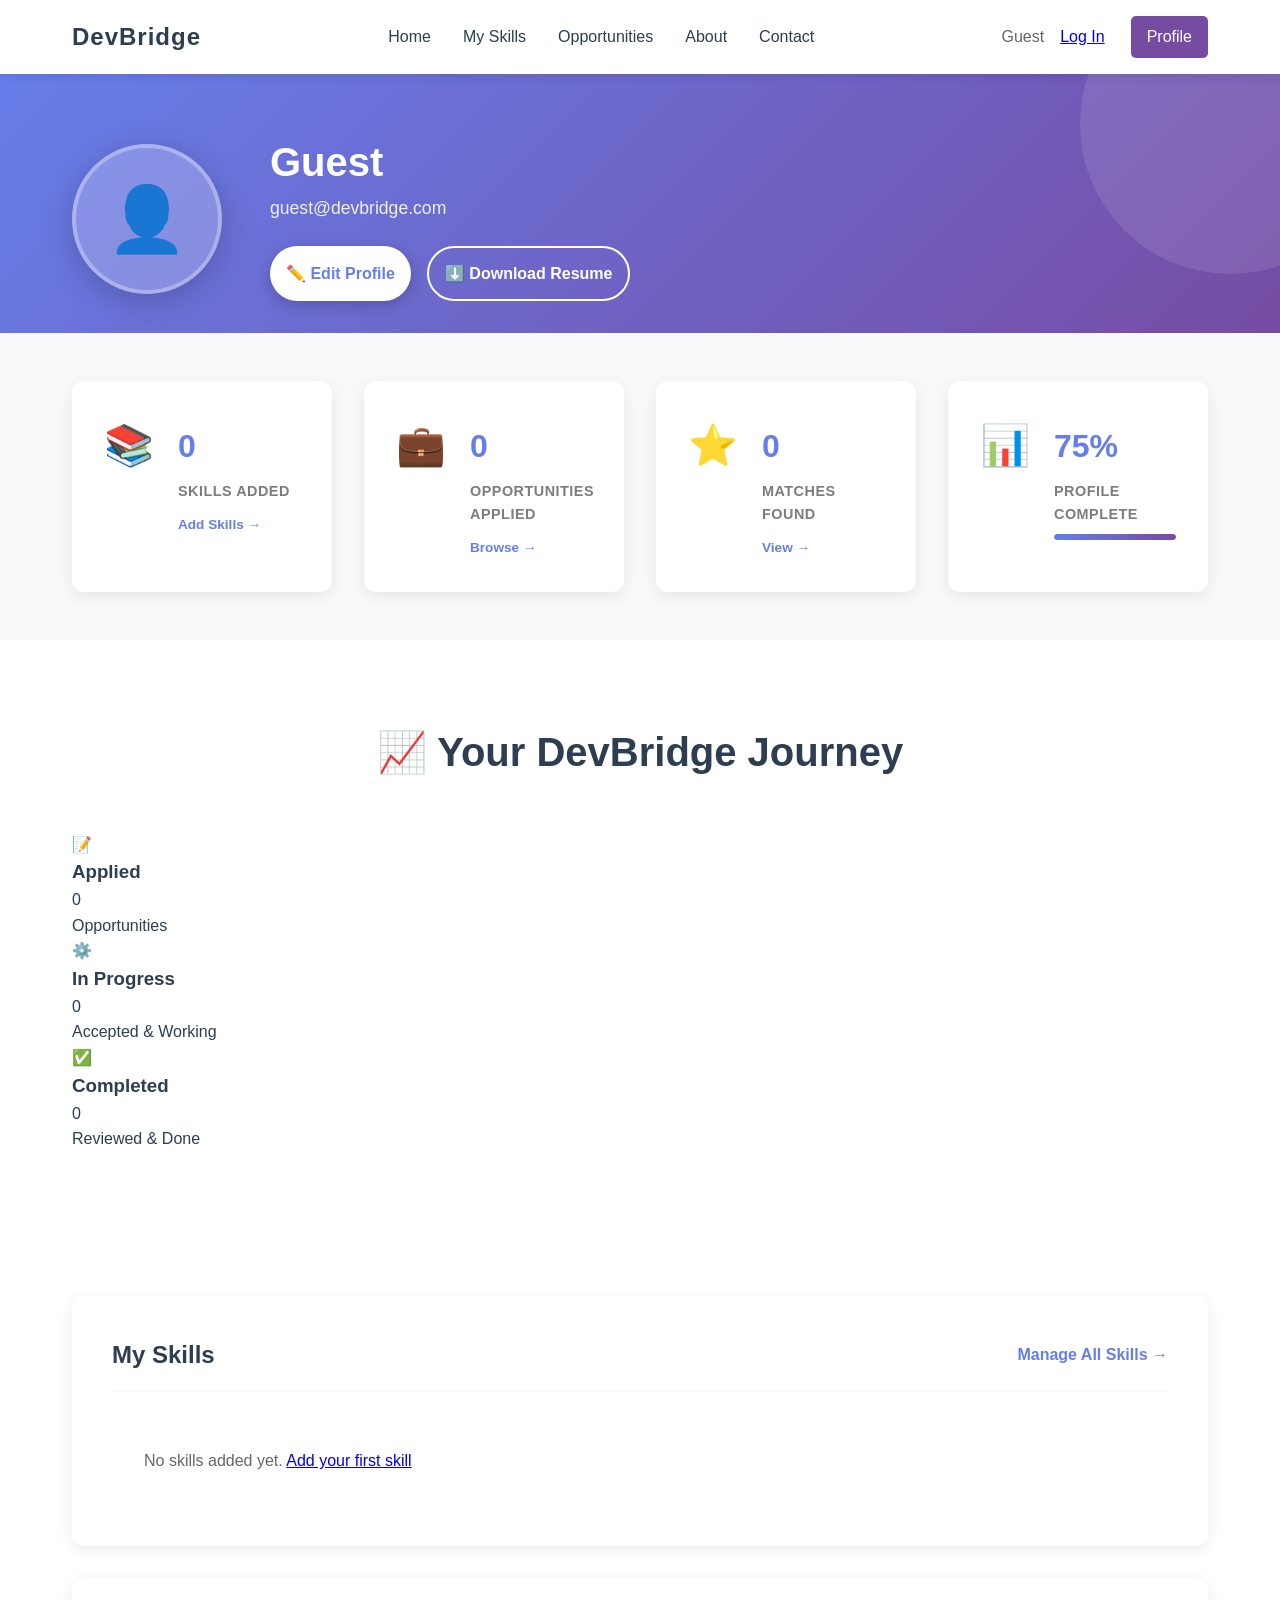
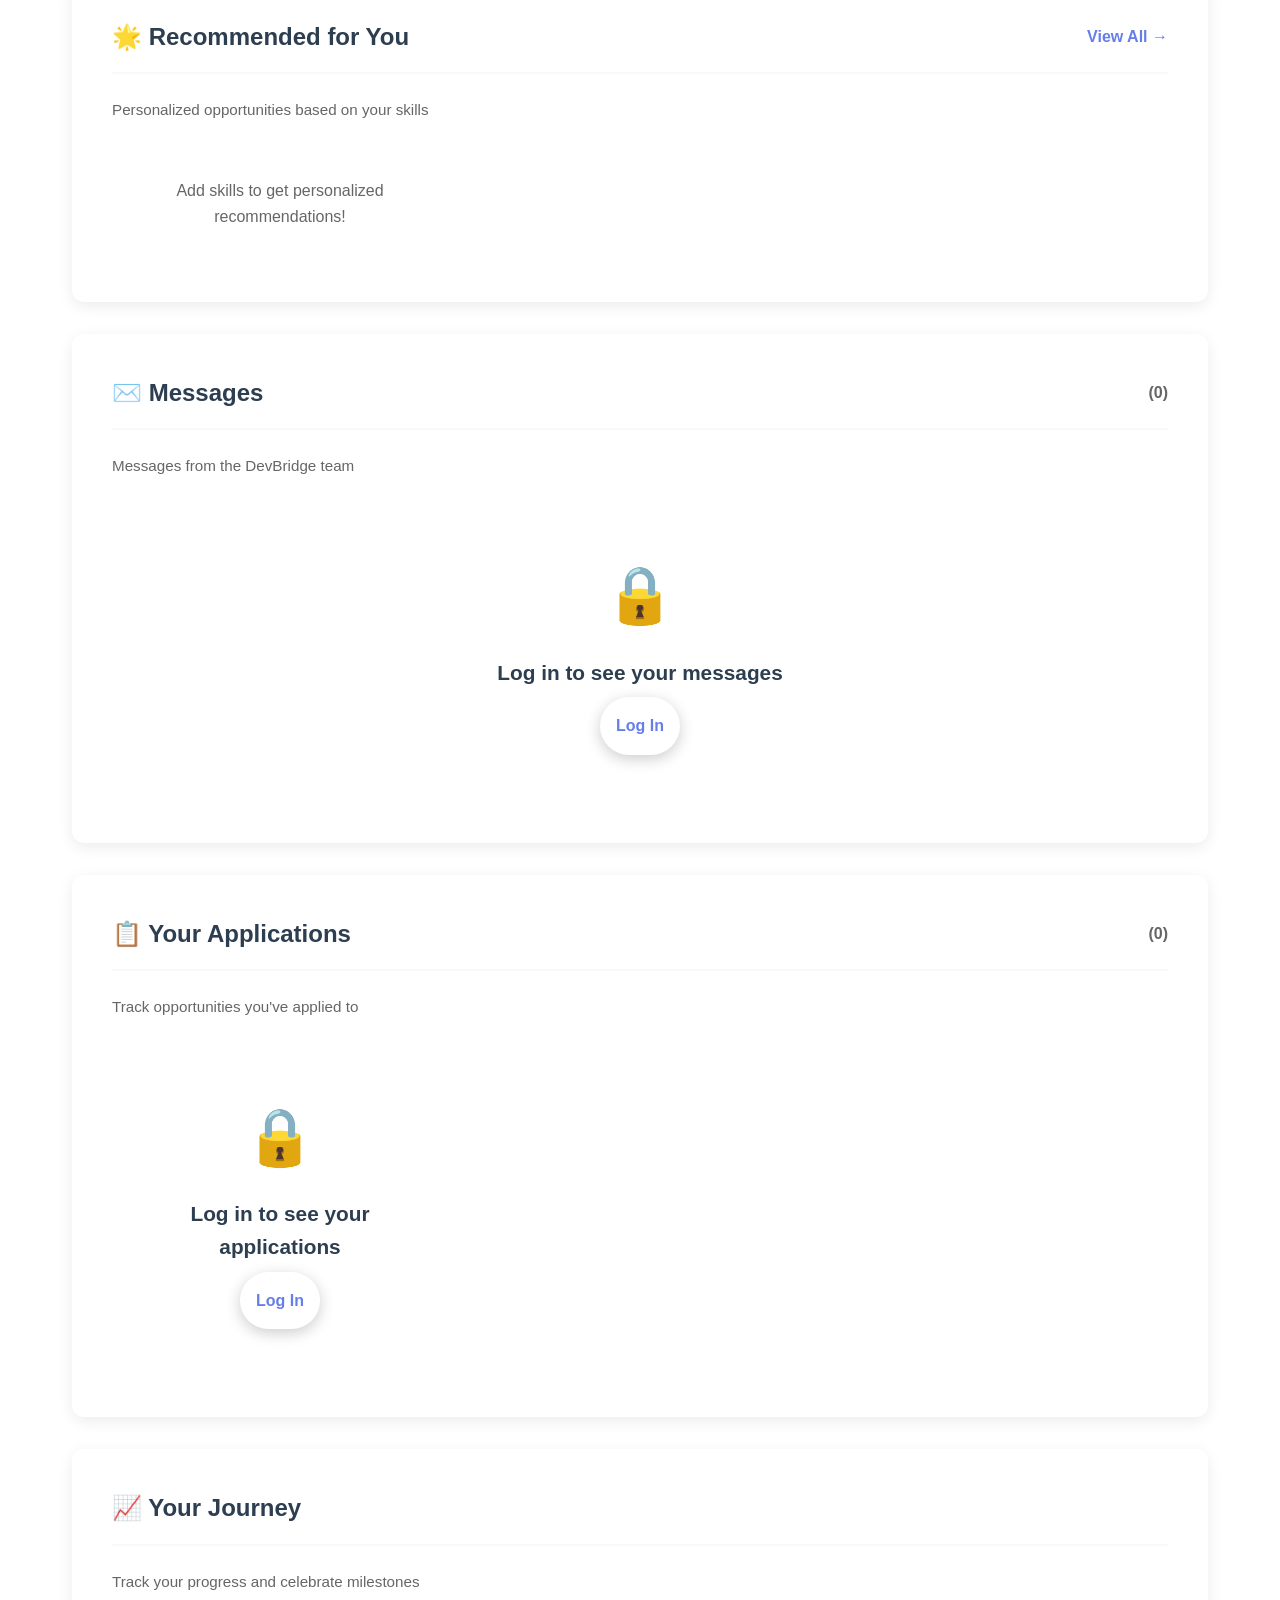
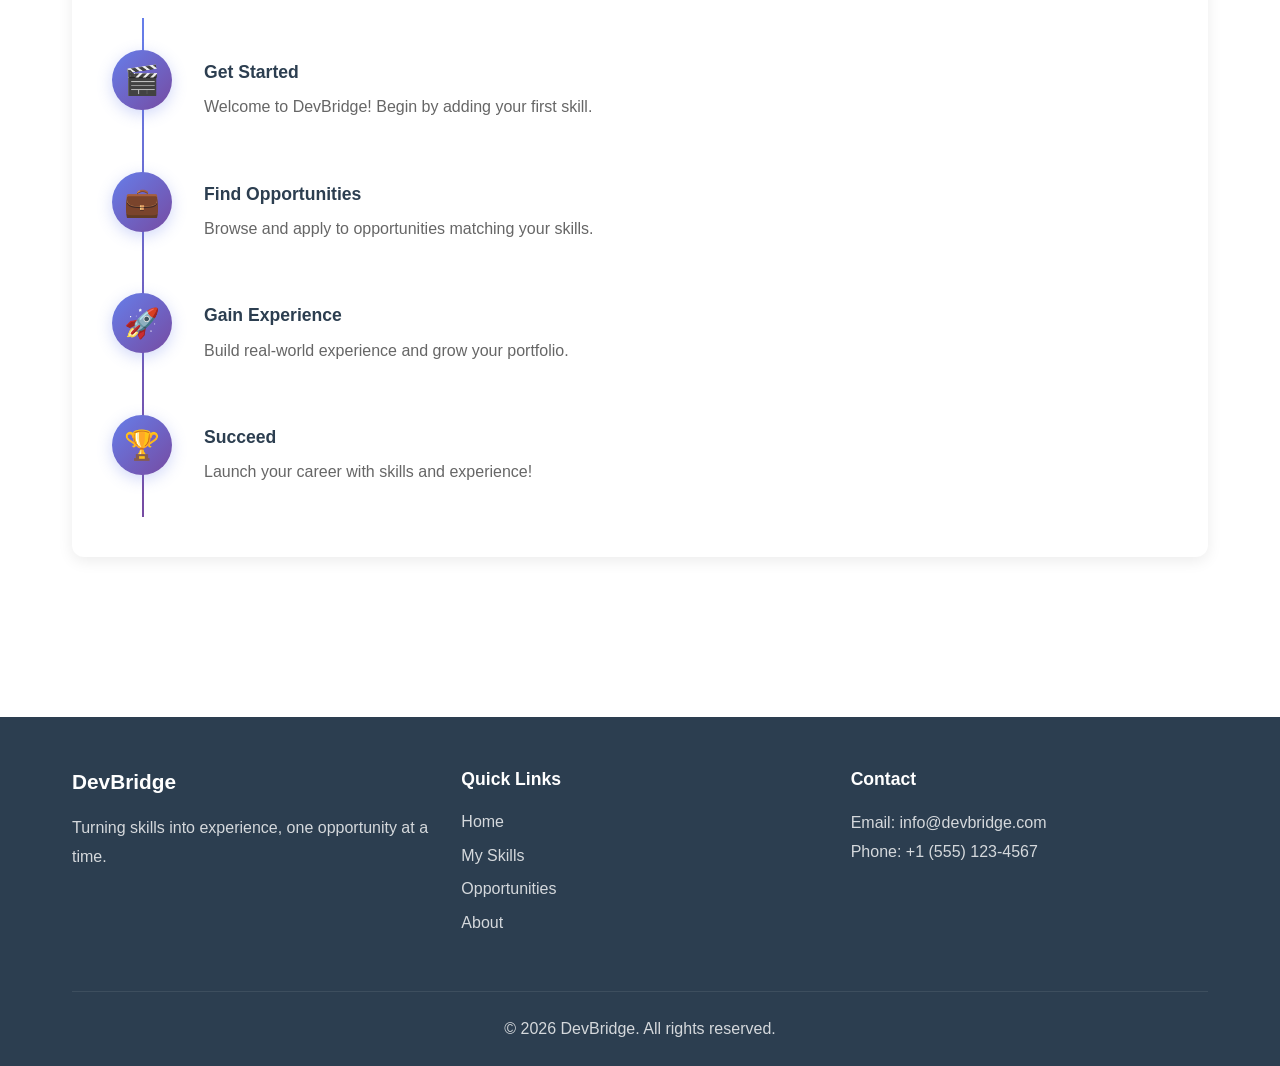
<file: profile.html>
<!DOCTYPE html>
<html lang="en">
<head>
    <meta charset="UTF-8">
    <meta name="viewport" content="width=device-width, initial-scale=1.0">
    <title>My Profile - DevBridge</title>
    <link rel="stylesheet" href="styles.css">
</head>
<body>
    <header>
        <nav>
            <div class="logo">DevBridge</div>
            <ul class="nav-links">
                <li><a href="index.html">Home</a></li>
                <li><a href="my-skills.html">My Skills</a></li>
                <li><a href="opportunities.html">Opportunities</a></li>
                <li><a href="about.html">About</a></li>
                <li><a href="contact.html">Contact</a></li>
            </ul>
            <div class="user-section">
                <span id="user-name">Guest</span>
                <a href="login.html" id="login-link" style="margin-right:10px;">Log In</a>
                <a href="profile.html" class="profile-btn active">Profile</a>
            </div>
        </nav>
    </header>

    <!-- Profile Hero Section -->
    <section class="profile-hero">
        <div class="container">
            <div class="profile-header-content">
                <div class="profile-avatar-large">
                    <div class="avatar-placeholder-large">👤</div>
                </div>
                <div class="profile-header-info">
                    <h1 id="profile-name">Guest User</h1>
                    <p class="profile-email" id="profile-email">guest@devbridge.com</p>
                    <div class="profile-actions">
                        <button class="cta-button primary" id="edit-profile-btn">✏️ Edit Profile</button>
                        <button class="cta-button secondary">⬇️ Download Resume</button>
                    </div>
                </div>
            </div>
        </div>
    </section>

    <!-- Profile Stats Section -->
    <section class="section profile-stats-section">
        <div class="container">
            <div class="stats-grid-profile">
                <div class="stat-card-profile">
                    <div class="stat-icon">📚</div>
                    <div class="stat-info">
                        <h3 class="stat-value" id="stat-skills">0</h3>
                        <p class="stat-label">Skills Added</p>
                        <a href="my-skills.html" class="stat-link">Add Skills →</a>
                    </div>
                </div>

                <div class="stat-card-profile">
                    <div class="stat-icon">💼</div>
                    <div class="stat-info">
                        <h3 class="stat-value" id="stat-opportunities">0</h3>
                        <p class="stat-label">Opportunities Applied</p>
                        <a href="opportunities.html" class="stat-link">Browse →</a>
                    </div>
                </div>

                <div class="stat-card-profile">
                    <div class="stat-icon">⭐</div>
                    <div class="stat-info">
                        <h3 class="stat-value" id="stat-matches">0</h3>
                        <p class="stat-label">Matches Found</p>
                        <a href="opportunities.html" class="stat-link">View →</a>
                    </div>
                </div>

                <div class="stat-card-profile">
                    <div class="stat-icon">📊</div>
                    <div class="stat-info">
                        <h3 class="stat-value" id="stat-progress">0%</h3>
                        <p class="stat-label">Profile Complete</p>
                        <div class="progress-bar">
                            <div class="progress-fill" id="progress-fill"></div>
                        </div>
                    </div>
                </div>
            </div>
        </div>
    </section>

    <!-- Journey Progress Section - NEW -->
    <section class="section journey-progress-section">
        <div class="container">
            <h2 class="journey-title">📈 Your DevBridge Journey</h2>
            <div class="journey-progress-grid">
                <div class="journey-card">
                    <div class="journey-card-icon">📝</div>
                    <div class="journey-card-content">
                        <h3 class="journey-card-label">Applied</h3>
                        <p class="journey-card-value" id="journey-applied">0</p>
                        <p class="journey-card-subtitle">Opportunities</p>
                    </div>
                    <div class="journey-progress-indicator">
                        <div class="progress-line"></div>
                    </div>
                </div>

                <div class="journey-card">
                    <div class="journey-card-icon">⚙️</div>
                    <div class="journey-card-content">
                        <h3 class="journey-card-label">In Progress</h3>
                        <p class="journey-card-value" id="journey-in-progress">0</p>
                        <p class="journey-card-subtitle">Accepted & Working</p>
                    </div>
                    <div class="journey-progress-indicator">
                        <div class="progress-line"></div>
                    </div>
                </div>

                <div class="journey-card">
                    <div class="journey-card-icon">✅</div>
                    <div class="journey-card-content">
                        <h3 class="journey-card-label">Completed</h3>
                        <p class="journey-card-value" id="journey-completed">0</p>
                        <p class="journey-card-subtitle">Reviewed & Done</p>
                    </div>
                    <div class="journey-progress-indicator">
                        <div class="progress-line" style="display:none;"></div>
                    </div>
                </div>
            </div>

            <!-- Progress Visualization -->
            <div class="journey-path">
                <div class="path-segment" id="path-applied"></div>
                <div class="path-dot applied-dot"></div>
                <div class="path-segment" id="path-progress"></div>
                <div class="path-dot progress-dot"></div>
                <div class="path-segment" id="path-completed"></div>
                <div class="path-dot completed-dot"></div>
            </div>
        </div>
    </section>

    <!-- Main Profile Content -->
    <section class="section profile-content">
        <div class="container">
            <!-- My Skills Section -->
            <div class="profile-section card-style">
                <div class="section-header-profile">
                    <h2>My Skills</h2>
                    <a href="my-skills.html" class="btn-link">Manage All Skills →</a>
                </div>
                <div id="profile-skills" class="skills-showcase">
                    <div class="empty-state-profile">
                        <div class="empty-icon">🎯</div>
                        <h3>No skills yet</h3>
                        <p>Start building your profile by adding the skills you've learned</p>
                        <a href="my-skills.html" class="cta-button primary">Add Your First Skill</a>
                    </div>
                </div>
            </div>

            <!-- Recommended Opportunities Section -->
            <div class="profile-section card-style">
                <div class="section-header-profile">
                    <h2>🌟 Recommended for You</h2>
                    <a href="opportunities.html" class="btn-link">View All →</a>
                </div>
                <p class="section-subtitle">Personalized opportunities based on your skills</p>
                <div id="recommended-opportunities" class="opportunities-cards-grid">
                    <div class="empty-state-profile">
                        <div class="empty-icon">💡</div>
                        <h3>Add skills to get recommendations</h3>
                        <p>Complete your skill profile to see opportunities tailored just for you</p>
                        <a href="my-skills.html" class="cta-button primary">Build Your Profile</a>
                    </div>
                </div>
            </div>


            <!-- Messages / Inbox Section -->
            <div class="profile-section card-style">
                <div class="section-header-profile">
                    <h2>✉️ Messages</h2>
                    <span class="section-count" id="messages-count">(0)</span>
                </div>
                <p class="section-subtitle">Messages from the DevBridge team</p>
                <div id="messages-list">
                    <div class="empty-state-profile">
                        <div class="empty-icon">📭</div>
                        <h3>No messages yet</h3>
                    </div>
                </div>
            </div>
                            

            <!-- Applied Opportunities Section -->
            <div class="profile-section card-style">
                <div class="section-header-profile">
                    <h2>📋 Your Applications</h2>
                    <span class="section-count" id="applied-count">(0)</span>
                </div>
                <p class="section-subtitle">Track opportunities you've applied to</p>
                <div id="applied-opportunities" class="opportunities-cards-grid">
                    <div class="empty-state-profile">
                        <div class="empty-icon">📭</div>
                        <h3>No applications yet</h3>
                        <p>Find and apply to opportunities that match your skills</p>
                        <a href="opportunities.html" class="cta-button primary">Find Opportunities</a>
                    </div>
                </div>
            </div>

            <!-- Work Files & Submissions Section -->
            <div class="profile-section card-style" id="work-files-section" style="display: none;">
                <div class="section-header-profile">
                    <h2>📁 Work Files & Submissions</h2>
                </div>
                
                <!-- Downloadable Work Files -->
                <div class="work-files-container">
                    <h3>📥 Files to Download</h3>
                    <p class="section-subtitle">Download work files from your accepted opportunities</p>
                    <div id="downloadable-files-list" class="files-list">
                        <div class="empty-state-profile" style="text-align: center; padding: 20px;">
                            <p>No files available yet. Accept an opportunity to get started.</p>
                        </div>
                    </div>
                </div>

                <!-- Work Submission -->
                <div class="submission-form-container" style="margin-top: 30px;">
                    <h3>📤 Submit Your Work</h3>
                    <p class="section-subtitle">Upload completed work files for review</p>
                    <form id="work-submission-form" style="display: none;">
                        <div class="form-group">
                            <label for="submission-job-select">Select Opportunity *</label>
                            <select id="submission-job-select" required>
                                <option value="">-- Choose an opportunity --</option>
                            </select>
                        </div>
                        
                        <div class="form-group">
                            <label for="submission-files">Choose files to submit *</label>
                            <div class="file-drop-zone-submission" id="submission-drop-zone">
                                <div class="drop-zone-content">
                                    <div class="drop-icon">📎</div>
                                    <p>Drag & drop files here or click to select</p>
                                    <p style="font-size: 12px; color: #999;">Maximum 5 files per submission</p>
                                </div>
                                <input type="file" id="submission-files" multiple style="display: none;">
                            </div>
                            <div id="submission-file-preview" style="margin-top: 15px;">
                                <!-- Files will be listed here -->
                            </div>
                        </div>

                        <div class="form-group">
                            <label for="submission-notes">Notes (Optional)</label>
                            <textarea id="submission-notes" placeholder="Add any notes about your submission..." rows="3"></textarea>
                        </div>

                        <div class="form-actions">
                            <button type="submit" class="cta-button primary">📤 Submit Work</button>
                            <button type="button" class="cta-button secondary" onclick="document.getElementById('submission-job-select').value = ''; document.getElementById('submission-files').value = ''; document.getElementById('submission-file-preview').innerHTML = '';">Clear</button>
                        </div>
                    </form>

                    <div id="no-applications-message" class="empty-state-profile" style="text-align: center; padding: 20px;">
                        <p>No accepted opportunities yet. Accept an opportunity to start submitting work.</p>
                    </div>
                </div>

                <!-- Submission History -->
                <div class="submission-history-container" style="margin-top: 30px;">
                    <h3>📋 Your Submissions</h3>
                    <p class="section-subtitle">Track your submitted work and review status</p>
                    <div id="submissions-history-list" class="submissions-list">
                        <div class="empty-state-profile" style="text-align: center; padding: 20px;">
                            <p>No submissions yet. Complete your work and submit it here.</p>
                        </div>
                    </div>
                </div>
            </div>

            <!-- Activity & Achievements Section -->
            <div class="profile-section card-style">
                <div class="section-header-profile">
                    <h2>📈 Your Journey</h2>
                </div>
                <p class="section-subtitle">Track your progress and celebrate milestones</p>
                <div class="journey-timeline">
                    <div class="journey-item">
                        <div class="journey-marker">🎬</div>
                        <div class="journey-content">
                            <h4>Get Started</h4>
                            <p>Welcome to DevBridge! Begin by adding your first skill.</p>
                        </div>
                    </div>
                    <div class="journey-divider"></div>
                    <div class="journey-item">
                        <div class="journey-marker">💼</div>
                        <div class="journey-content">
                            <h4>Find Opportunities</h4>
                            <p>Browse and apply to opportunities matching your skills.</p>
                        </div>
                    </div>
                    <div class="journey-divider"></div>
                    <div class="journey-item">
                        <div class="journey-marker">🚀</div>
                        <div class="journey-content">
                            <h4>Gain Experience</h4>
                            <p>Build real-world experience and grow your portfolio.</p>
                        </div>
                    </div>
                    <div class="journey-divider"></div>
                    <div class="journey-item">
                        <div class="journey-marker">🏆</div>
                        <div class="journey-content">
                            <h4>Succeed</h4>
                            <p>Launch your career with skills and experience!</p>
                        </div>
                    </div>
                </div>
            </div>
        </div>
    </section>

    <!-- Edit Profile Modal -->
    <div id="edit-profile-modal" class="modal">
        <div class="modal-content">
            <span class="close-modal">&times;</span>
            <div class="modal-header">
                <h2>Edit Your Profile</h2>
                <p>Keep your information up to date</p>
            </div>
            <form id="edit-profile-form" class="profile-form">
                <div class="form-group">
                    <label for="edit-name">Full Name <span class="required">*</span></label>
                    <input type="text" id="edit-name" required placeholder="Your name">
                </div>
                <div class="form-group">
                    <label for="edit-email">Email Address <span class="required">*</span></label>
                    <input type="email" id="edit-email" required placeholder="your@email.com">
                </div>
                <div class="form-group">
                    <label for="edit-bio">Bio</label>
                    <textarea id="edit-bio" rows="4" placeholder="Tell us about your learning journey..."></textarea>
                </div>
                <div class="form-group">
                    <label for="edit-location">Location</label>
                    <input type="text" id="edit-location" placeholder="City, Country">
                </div>
                <div class="form-actions">
                    <button type="submit" class="cta-button primary">Save Changes</button>
                    <button type="button" class="cta-button secondary close-modal-btn">Cancel</button>
                </div>
            </form>
        </div>
    </div>

    <footer>
        <div class="container">
            <div class="footer-content">
                <div class="footer-section">
                    <h3>DevBridge</h3>
                    <p>Turning skills into experience, one opportunity at a time.</p>
                </div>
                <div class="footer-section">
                    <h4>Quick Links</h4>
                    <ul>
                        <li><a href="index.html">Home</a></li>
                        <li><a href="my-skills.html">My Skills</a></li>
                        <li><a href="opportunities.html">Opportunities</a></li>
                        <li><a href="about.html">About</a></li>
                    </ul>
                </div>
                <div class="footer-section">
                    <h4>Contact</h4>
                    <p>Email: info@devbridge.com</p>
                    <p>Phone: +1 (555) 123-4567</p>
                </div>
            </div>
            <div class="footer-bottom">
                <p>&copy; 2026 DevBridge. All rights reserved.</p>
            </div>
        </div>
    </footer>

    <script src="supabase.js"></script>
    <script src="auth.js"></script>
    <script src="app.js"></script>
    <script src="profile.js"></script>
</body>
</html>
</file>
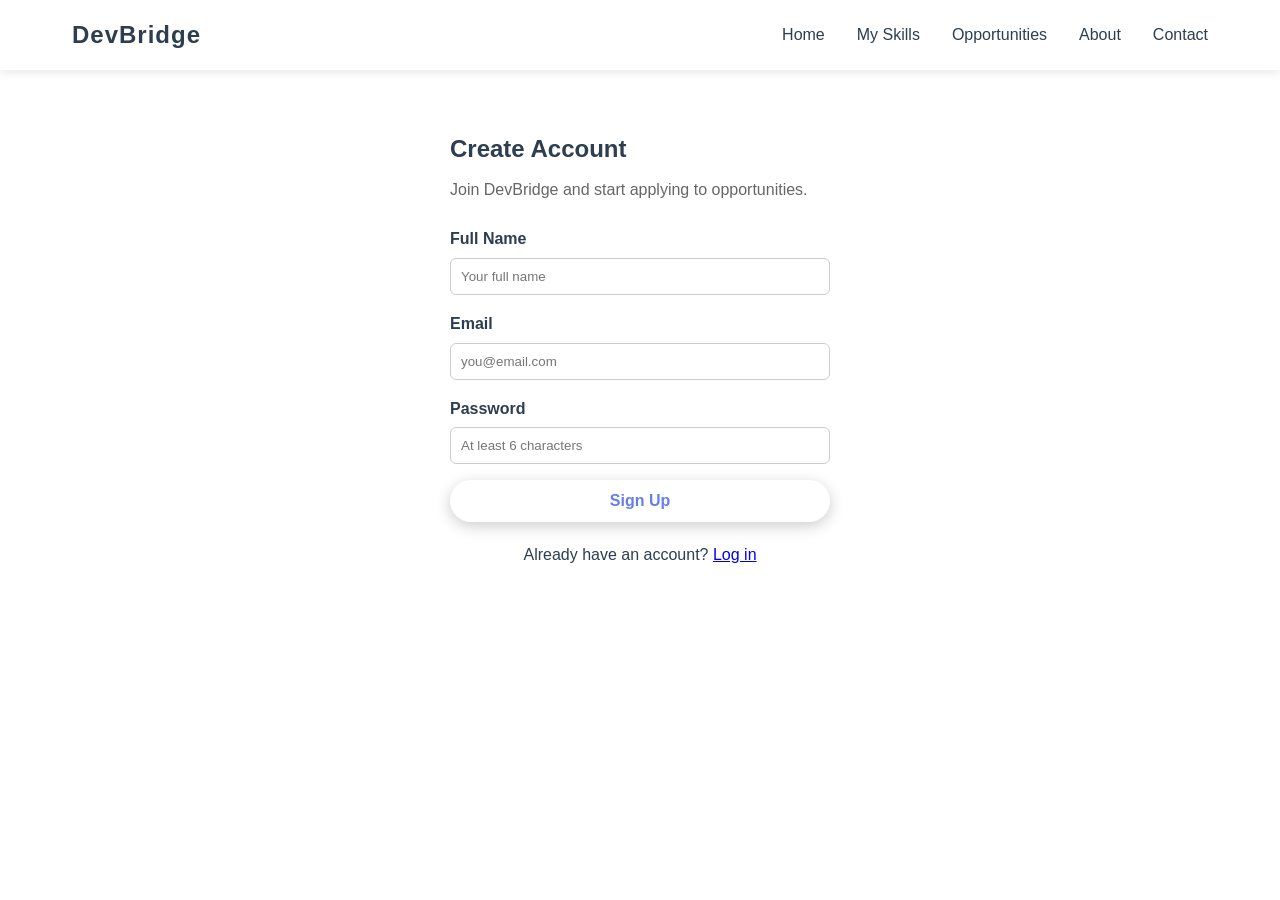
<file: signup.html>
<!DOCTYPE html>
<html lang="en">
<head>
    <meta charset="UTF-8">
    <meta name="viewport" content="width=device-width, initial-scale=1.0">
    <title>Sign Up - DevBridge</title>
    <link rel="stylesheet" href="styles.css">
</head>
<body>
    <header>
        <nav>
            <div class="logo">DevBridge</div>
            <ul class="nav-links">
                <li><a href="index.html">Home</a></li>
                <li><a href="my-skills.html">My Skills</a></li>
                <li><a href="opportunities.html">Opportunities</a></li>
                <li><a href="about.html">About</a></li>
                <li><a href="contact.html">Contact</a></li>
            </ul>
        </nav>
    </header>

    <section style="max-width: 420px; margin: 60px auto; padding: 0 20px;">
        <h1 style="margin-bottom: 8px;">Create Account</h1>
        <p style="color: #666; margin-bottom: 24px;">Join DevBridge and start applying to opportunities.</p>

        <div id="signup-success" style="display:none; background:#f0fdf4; border:1px solid #bbf7d0; padding:16px; border-radius:8px; margin-bottom:16px;">
            <strong>Check your email!</strong>
            <p style="margin-top:6px;">We sent a confirmation link to your inbox. Click it, then <a href="login.html">log in</a>.</p>
        </div>

        <form id="signup-form">
            <div style="margin-bottom: 16px;">
                <label for="signup-name" style="display:block; margin-bottom:6px; font-weight:600;">Full Name</label>
                <input type="text" id="signup-name" required placeholder="Your full name"
                    style="width:100%; padding:10px; border:1px solid #ccc; border-radius:6px;">
            </div>
            <div style="margin-bottom: 16px;">
                <label for="signup-email" style="display:block; margin-bottom:6px; font-weight:600;">Email</label>
                <input type="email" id="signup-email" required placeholder="you@email.com"
                    style="width:100%; padding:10px; border:1px solid #ccc; border-radius:6px;">
            </div>
            <div style="margin-bottom: 16px;">
                <label for="signup-password" style="display:block; margin-bottom:6px; font-weight:600;">Password</label>
                <input type="password" id="signup-password" required placeholder="At least 6 characters" minlength="6"
                    style="width:100%; padding:10px; border:1px solid #ccc; border-radius:6px;">
            </div>
            <div id="signup-error" style="color:#dc2626; margin-bottom:12px; display:none;"></div>
            <button type="submit" class="cta-button primary" style="width:100%; padding:12px;">Sign Up</button>
        </form>

        <p style="margin-top: 20px; text-align:center;">
            Already have an account? <a href="login.html">Log in</a>
        </p>
    </section>

    <script src="supabase.js"></script>
    <script src="auth.js"></script>
    <script>
        document.getElementById('signup-form').addEventListener('submit', async function(e) {
            e.preventDefault();
            const name = document.getElementById('signup-name').value.trim();
            const email = document.getElementById('signup-email').value.trim();
            const password = document.getElementById('signup-password').value;
            const errorEl = document.getElementById('signup-error');
            errorEl.style.display = 'none';

            try {
                const result = await Auth.signUp(name, email, password);
                if (Auth.isLoggedIn()) {
                    // Email confirmation is off — user is logged in immediately
                    window.location.href = 'profile.html';
                } else {
                    // Email confirmation required — show message instead of redirecting
                    document.getElementById('signup-form').style.display = 'none';
                    document.getElementById('signup-success').style.display = 'block';
                }
            } catch (err) {
                errorEl.textContent = err.message;
                errorEl.style.display = 'block';
            }
        });
    </script>
</body>
</html>
</file>
<file: styles.css>
* {
    margin: 0;
    padding: 0;
    box-sizing: border-box;
}

:root {
    --primary-color: #667eea;
    --secondary-color: #764ba2;
    --accent-color: #f093fb;
    --text-dark: #2c3e50;
    --text-light: #666;
    --bg-light: #f8f9fa;
    --white: #ffffff;
    --success: #10b981;
    --danger: #ef4444;
    --warning: #f59e0b;
}

body {
    font-family: -apple-system, BlinkMacSystemFont, 'Segoe UI', Roboto, Oxygen, Ubuntu, Cantarell, sans-serif;
    line-height: 1.6;
    color: var(--text-dark);
    background: var(--white);
}

.container {
    max-width: 1200px;
    margin: 0 auto;
    padding: 0 2rem;
}

/* Header & Navigation */
header {
    background: var(--white);
    box-shadow: 0 2px 10px rgba(0,0,0,0.1);
    position: sticky;
    top: 0;
    z-index: 1000;
}

nav {
    max-width: 1200px;
    margin: 0 auto;
    padding: 1rem 2rem;
    display: flex;
    justify-content: space-between;
    align-items: center;
    gap: 2rem;
}

.logo {
    font-size: 1.5rem;
    font-weight: 700;
    color: var(--text-dark);
    letter-spacing: 1px;
}

.nav-links {
    display: flex;
    gap: 2rem;
    list-style: none;
}

.nav-links a {
    text-decoration: none;
    color: var(--text-dark);
    font-weight: 500;
    transition: color 0.3s ease;
    position: relative;
}

.nav-links a:hover,
.nav-links a.active {
    color: var(--primary-color);
}

.nav-links a.active::after {
    content: '';
    position: absolute;
    bottom: -5px;
    left: 0;
    right: 0;
    height: 2px;
    background: var(--primary-color);
}

.user-section {
    display: flex;
    align-items: center;
    gap: 1rem;
}

#user-name {
    color: var(--text-light);
}

.profile-btn {
    padding: 0.5rem 1rem;
    background: var(--primary-color);
    color: white;
    text-decoration: none;
    border-radius: 5px;
    transition: background 0.3s ease;
}

.profile-btn:hover,
.profile-btn.active {
    background: var(--secondary-color);
}

/* ===== HOME PAGE STYLES ===== */

/* Home Hero Section */
.home-hero {
    min-height: 90vh;
    display: flex;
    align-items: center;
    background: linear-gradient(135deg, var(--primary-color) 0%, var(--secondary-color) 100%);
    color: white;
    padding: 6rem 2rem;
    position: relative;
    overflow: hidden;
}

.hero-background {
    position: absolute;
    width: 100%;
    height: 100%;
    top: 0;
    left: 0;
}

.hero-accent {
    position: absolute;
    border-radius: 50%;
    opacity: 0.1;
}

.accent-1 {
    width: 500px;
    height: 500px;
    top: -100px;
    right: -100px;
    background: white;
}

.accent-2 {
    width: 300px;
    height: 300px;
    top: 50%;
    left: -50px;
    background: white;
}

.accent-3 {
    width: 200px;
    height: 200px;
    bottom: -50px;
    right: 10%;
    background: white;
}

.hero-content {
    max-width: 1200px;
    width: 100%;
    margin: 0 auto;
    display: grid;
    grid-template-columns: 1fr 1fr;
    gap: 3rem;
    align-items: center;
    position: relative;
    z-index: 2;
}

.hero-text {
    text-align: left;
}

.hero-badge {
    display: inline-block;
    background: rgba(255,255,255,0.2);
    color: white;
    padding: 0.6rem 1.2rem;
    border-radius: 50px;
    font-size: 0.9rem;
    font-weight: 600;
    margin-bottom: 2rem;
    backdrop-filter: blur(10px);
}

.home-hero h1 {
    font-size: 2.8rem;
    margin-bottom: 1.5rem;
    line-height: 1.2;
    font-weight: 700;
}

.gradient-text {
    background: linear-gradient(120deg, #f093fb 0%, #f5576c 100%);
    -webkit-background-clip: text;
    background-clip: text;
    color: transparent;
}

.hero-description {
    font-size: 1.15rem;
    margin-bottom: 2.5rem;
    opacity: 0.95;
    line-height: 1.7;
}

.hero-buttons {
    display: flex;
    gap: 1.5rem;
    margin-bottom: 2.5rem;
    flex-wrap: wrap;
}

.hero-meta {
    display: flex;
    flex-direction: column;
    gap: 1rem;
    margin-top: 2rem;
}

.meta-item {
    display: flex;
    align-items: center;
    gap: 0.8rem;
    font-size: 1rem;
    opacity: 0.9;
}

.meta-icon {
    display: flex;
    align-items: center;
    justify-content: center;
    width: 24px;
    height: 24px;
    background: rgba(255,255,255,0.2);
    border-radius: 50%;
    font-size: 0.8rem;
    flex-shrink: 0;
}

.hero-visual {
    display: flex;
    justify-content: center;
    align-items: center;
    position: relative;
}

.hero-img-wrapper {
    position: relative;
    max-width: 100%;
}

.hero-img-wrapper img {
    max-width: 100%;
    height: auto;
    filter: drop-shadow(0 20px 40px rgba(0,0,0,0.2));
}

/* Enhanced Stats Section */
.stats-showcase {
    padding: 5rem 2rem;
    background: linear-gradient(180deg, white 0%, var(--bg-light) 100%);
    margin: -3rem;
}

.stats-showcase .stats-grid {
    display: grid;
    grid-template-columns: repeat(auto-fit, minmax(250px, 1fr));
    gap: 2rem;
}

.stats-showcase .stat-card {
    background: white;
    padding: 2.5rem 2rem;
    border-radius: 12px;
    text-align: center;
    box-shadow: 0 8px 20px rgba(0,0,0,0.08);
    transition: all 0.3s ease;
    border-top: 3px solid var(--primary-color);
}

.stats-showcase .stat-card:hover {
    transform: translateY(-8px);
    box-shadow: 0 15px 35px rgba(102, 126, 234, 0.2);
}

.stat-icon {
    font-size: 2.5rem;
    margin-bottom: 1rem;
}

.stat-number {
    font-size: 2.8rem;
    color: var(--primary-color);
    margin-bottom: 0.5rem;
    font-weight: 700;
}

.stat-label {
    color: var(--text-dark);
    font-size: 1.05rem;
    font-weight: 600;
    margin-bottom: 0.5rem;
}

.stat-description {
    color: var(--text-light);
    font-size: 0.9rem;
    margin: 0;
}

/* How It Works Section */
.how-it-works {
    background: white;
    padding: 6rem 2rem;
}

.section-intro {
    text-align: center;
    margin-bottom: 4rem;
}

.section-intro h2 {
    margin-bottom: 1rem;
}

.section-intro p {
    font-size: 1.1rem;
    color: var(--text-light);
}

.process-steps {
    display: grid;
    grid-template-columns: repeat(3, 1fr);
    gap: 2rem;
    align-items: center;
    max-width: 1000px;
    margin: 0 auto;
}

.step {
    text-align: center;
}

.step-number {
    display: flex;
    align-items: center;
    justify-content: center;
    width: 60px;
    height: 60px;
    background: linear-gradient(135deg, var(--primary-color) 0%, var(--secondary-color) 100%);
    color: white;
    border-radius: 50%;
    font-size: 1.8rem;
    font-weight: 700;
    margin: 0 auto 1.5rem;
    box-shadow: 0 8px 20px rgba(102, 126, 234, 0.3);
}

.step-icon {
    font-size: 3rem;
    margin-bottom: 1rem;
}

.step-content h3 {
    font-size: 1.3rem;
    color: var(--text-dark);
    margin-bottom: 0.8rem;
}

.step-content p {
    color: var(--text-light);
    line-height: 1.6;
    margin-bottom: 1.2rem;
}

.step-link {
    color: var(--primary-color);
    text-decoration: none;
    font-weight: 600;
    transition: color 0.3s ease;
}

.step-link:hover {
    color: var(--secondary-color);
}

.step-divider {
    display: flex;
    justify-content: center;
    color: var(--primary-color);
    opacity: 0.3;
    height: 40px;
}

.step-divider svg {
    width: 20px;
    height: 40px;
}

/* Why Us Section */
.why-us {
    background: var(--bg-light);
    padding: 6rem 2rem;
}

.benefits-grid {
    display: grid;
    grid-template-columns: repeat(auto-fit, minmax(320px, 1fr));
    gap: 2rem;
}

.benefit-card {
    background: white;
    padding: 2.5rem 2rem;
    border-radius: 12px;
    box-shadow: 0 4px 15px rgba(0,0,0,0.08);
    transition: all 0.3s ease;
    text-align: center;
}

.benefit-card:hover {
    transform: translateY(-8px);
    box-shadow: 0 15px 35px rgba(102, 126, 234, 0.15);
}

.benefit-icon {
    font-size: 3rem;
    margin-bottom: 1rem;
}

.benefit-card h3 {
    font-size: 1.2rem;
    color: var(--text-dark);
    margin-bottom: 1rem;
}

.benefit-card p {
    color: var(--text-light);
    line-height: 1.7;
    font-size: 0.95rem;
}

/* Testimonials Section */
.testimonials {
    background: white;
    padding: 6rem 2rem;
    margin: -2rem;
}

.testimonials-grid {
    display: grid;
    grid-template-columns: repeat(auto-fit, minmax(320px, 1fr));
    gap: 2rem;
}

.testimonial-card {
    background: var(--bg-light);
    padding: 2rem;
    border-radius: 12px;
    box-shadow: 0 4px 15px rgba(0,0,0,0.08);
    transition: all 0.3s ease;
    border-left: 4px solid var(--primary-color);
}

.testimonial-card:hover {
    box-shadow: 0 12px 30px rgba(102, 126, 234, 0.15);
    transform: translateY(-4px);
}

.testimonial-header {
    display: flex;
    align-items: center;
    gap: 1rem;
    margin-bottom: 1.5rem;
}

.testimonial-avatar {
    width: 50px;
    height: 50px;
    border-radius: 50%;
    display: flex;
    align-items: center;
    justify-content: center;
    background: linear-gradient(135deg, var(--primary-color), var(--secondary-color));
    color: white;
    font-size: 1.5rem;
}

.testimonial-info h4 {
    color: var(--text-dark);
    margin: 0 0 0.3rem 0;
    font-size: 1rem;
}

.testimonial-info p {
    color: var(--text-light);
    margin: 0;
    font-size: 0.85rem;
}

.testimonial-text {
    color: var(--text-light);
    line-height: 1.7;
    margin-bottom: 1rem;
    font-style: italic;
}

.testimonial-rating {
    color: #f59e0b;
    font-size: 1rem;
}

/* Final CTA Section */
.final-cta {
    background: linear-gradient(135deg, var(--primary-color) 0%, var(--secondary-color) 100%);
    padding: 5rem 2rem;
    color: white;
}

.cta-box {
    max-width: 800px;
    margin: 0 auto;
    text-align: center;
}

.cta-content h2 {
    font-size: 2.5rem;
    margin-bottom: 1rem;
    color: white;
}

.cta-content > p {
    font-size: 1.1rem;
    opacity: 0.95;
    margin-bottom: 2.5rem;
}

.cta-actions {
    display: flex;
    gap: 1.5rem;
    justify-content: center;
    flex-wrap: wrap;
}

/* Responsive Design for Home */
@media (max-width: 768px) {
    .home-hero {
        min-height: auto;
        padding: 4rem 2rem;
    }

    .hero-content {
        grid-template-columns: 1fr;
        gap: 2rem;
    }

    .home-hero h1 {
        font-size: 2.2rem;
    }

    .hero-buttons {
        flex-direction: column;
    }

    .process-steps {
        grid-template-columns: 1fr;
    }

    .step-divider {
        display: none;
    }

    .accent-1 {
        width: 300px;
        height: 300px;
    }

    .accent-2,
    .accent-3 {
        display: none;
    }
}

/* Buttons */
.cta-button {
    display: inline-block;
    padding: 1rem 1rem;
    text-decoration: none;
    border-radius: 50px;
    font-weight: 600;
    font-size: 1rem;
    transition: all 0.3s ease;
    border: none;
    cursor: pointer;
}

.cta-button.primary {
    background: white;
    color: var(--primary-color);
    box-shadow: 0 4px 15px rgba(0,0,0,0.2);
}

.cta-button.primary:hover {
    transform: translateY(-2px);
    box-shadow: 0 6px 20px rgba(0,0,0,0.3);
}

.cta-button.secondary {
    background: transparent;
    color: white;
    border: 2px solid white;
}

.cta-button.secondary:hover {
    background: white;
    color: var(--primary-color);
}

.cta-button.large {
    padding: 1.2rem 3rem;
    font-size: 1.1rem;
}

/* Stats Section - Keep for backwards compatibility */
.stats-section {
    padding: 4rem 2rem;
    background: var(--bg-light);
}

.stats-grid {
    display: flex;
    flex-wrap: wrap;
    gap: 2rem;
}

.stat-card {
    background: white;
    padding: 2rem;
    border-radius: 10px;
    text-align: center;
    box-shadow: 0 4px 6px rgba(0,0,0,0.05);
}

.stat-card h3 {
    font-size: 3rem;
    color: var(--primary-color);
    margin-bottom: 0.5rem;
}

.stat-card p {
    color: var(--text-light);
    font-size: 1.1rem;
}

/* Section */
.section {
    padding: 5rem 2rem;
}

.section h2 {
    font-size: 2.5rem;
    margin-bottom: 3rem;
    color: var(--text-dark);
    text-align: center;
}

/* Features */
.features {
    display: grid;
    grid-template-columns: repeat(auto-fit, minmax(300px, 1fr));
    gap: 2rem;
}

.feature-card {
    background: var(--bg-light);
    padding: 2rem;
    border-radius: 10px;
    transition: all 0.3s ease;
}

.feature-card:hover {
    transform: translateY(-5px);
    box-shadow: 0 10px 25px rgba(0,0,0,0.1);
}

.feature-card .icon {
    font-size: 3rem;
    margin-bottom: 1rem;
}

.feature-card h3 {
    color: var(--primary-color);
    margin-bottom: 1rem;
    font-size: 1.5rem;
}

.feature-card p {
    color: var(--text-light);
    line-height: 1.8;
    margin-bottom: 1rem;
}

.feature-link {
    color: var(--primary-color);
    text-decoration: none;
    font-weight: 600;
    transition: color 0.3s ease;
}

.feature-link:hover {
    color: var(--secondary-color);
}

/* Page Header */
.page-header {
    background: linear-gradient(135deg, var(--primary-color) 0%, var(--secondary-color) 100%);
    color: white;
    padding: 4rem 2rem;
    text-align: center;
}

.page-header h1 {
    font-size: 3rem;
    margin-bottom: 0.5rem;
}

.page-header p {
    font-size: 1.2rem;
    opacity: 0.9;
}

/* Forms */
.skill-form,
.contact-form,
.profile-form {
    background: white;
    padding: 2rem;
    border-radius: 10px;
    box-shadow: 0 4px 6px rgba(0,0,0,0.05);
}

.form-group {
    margin-bottom: 1.5rem;
}

.form-group label {
    display: block;
    margin-bottom: 0.5rem;
    font-weight: 600;
    color: var(--text-dark);
}

.form-group input,
.form-group select,
.form-group textarea {
    width: 100%;
    padding: 0.75rem;
    border: 2px solid #e2e8f0;
    border-radius: 5px;
    font-size: 1rem;
    transition: border-color 0.3s ease;
}

.form-group input:focus,
.form-group select:focus,
.form-group textarea:focus {
    outline: none;
    border-color: var(--primary-color);
}

/* Skills Management */
.add-skill-section {
    margin-bottom: 4rem;
}

.my-skills-list h2 {
    text-align: left;
    font-size: 2rem;
    margin-bottom: 1.5rem;
}

.filter-section {
    display: flex;
    gap: 1rem;
    margin-bottom: 2rem;
    flex-wrap: wrap;
}

.filter-section input,
.filter-section select {
    flex: 1;
    min-width: 200px;
    padding: 0.75rem;
    border: 2px solid #e2e8f0;
    border-radius: 5px;
    font-size: 1rem;
}

.skills-grid {
    display: grid;
    grid-template-columns: repeat(auto-fill, minmax(280px, 1fr));
    gap: 1.5rem;
}

.skill-card {
    background: white;
    border: 2px solid #e2e8f0;
    border-radius: 10px;
    padding: 1.5rem;
    transition: all 0.3s ease;
    position: relative;
}

.skill-card:hover {
    border-color: var(--primary-color);
    box-shadow: 0 4px 12px rgba(102, 126, 234, 0.15);
}

.skill-card-header {
    display: flex;
    justify-content: space-between;
    align-items: start;
    margin-bottom: 1rem;
}

.skill-card h3 {
    color: var(--text-dark);
    font-size: 1.3rem;
    margin-bottom: 0.5rem;
}

.skill-category {
    display: inline-block;
    padding: 0.25rem 0.75rem;
    background: var(--primary-color);
    color: white;
    border-radius: 20px;
    font-size: 0.85rem;
    margin-bottom: 0.5rem;
}

.skill-level {
    display: inline-block;
    padding: 0.25rem 0.75rem;
    background: var(--bg-light);
    color: var(--text-dark);
    border-radius: 20px;
    font-size: 0.85rem;
    margin-bottom: 0.5rem;
}

.skill-source {
    color: var(--text-light);
    font-size: 0.9rem;
    margin-bottom: 0.5rem;
}

.skill-description {
    color: var(--text-light);
    font-size: 0.95rem;
    line-height: 1.5;
    margin-top: 1rem;
}

.skill-actions {
    margin-top: 1rem;
    display: flex;
    gap: 0.5rem;
}

.btn-delete {
    padding: 0.5rem 1rem;
    background: var(--danger);
    color: white;
    border: none;
    border-radius: 5px;
    cursor: pointer;
    font-size: 0.9rem;
    transition: background 0.3s ease;
}

.btn-delete:hover {
    background: #dc2626;
}

/* Opportunities */
.opportunities-filters {
    display: flex;
    gap: 1rem;
    margin-bottom: 2rem;
    flex-wrap: wrap;
}

.filter-group {
    flex: 1;
    min-width: 200px;
}

.filter-group input,
.filter-group select {
    width: 100%;
    padding: 0.75rem;
    border: 2px solid #e2e8f0;
    border-radius: 5px;
    font-size: 1rem;
}

.results-header {
    display: flex;
    justify-content: space-between;
    align-items: center;
    margin-bottom: 2rem;
    flex-wrap: wrap;
    gap: 1rem;
}

.results-header h2 {
    margin: 0;
    font-size: 2rem;
    text-align: left;
}

.view-toggle {
    display: flex;
    gap: 0.5rem;
}

.toggle-btn {
    padding: 0.5rem 1rem;
    background: var(--bg-light);
    border: 2px solid #e2e8f0;
    border-radius: 5px;
    cursor: pointer;
    transition: all 0.3s ease;
}

.toggle-btn.active {
    background: var(--primary-color);
    color: white;
    border-color: var(--primary-color);
}

.opportunities-grid {
    display: grid;
    grid-template-columns: repeat(auto-fill, minmax(320px, 1fr));
    gap: 2rem;
}

.opportunity-card {
    background: white;
    border: 2px solid #e2e8f0;
    border-radius: 10px;
    padding: 1.5rem;
    transition: all 0.3s ease;
    cursor: pointer;
}

.opportunity-card:hover {
    border-color: var(--primary-color);
    box-shadow: 0 6px 15px rgba(102, 126, 234, 0.15);
}

.opportunity-header {
    margin-bottom: 1rem;
}

.opportunity-card h3 {
    color: var(--text-dark);
    font-size: 1.4rem;
    margin-bottom: 0.5rem;
}

.opportunity-company {
    color: var(--text-light);
    font-size: 1rem;
    margin-bottom: 0.5rem;
}

.opportunity-tags {
    display: flex;
    flex-wrap: wrap;
    gap: 0.5rem;
    margin-bottom: 1rem;
}

.tag {
    padding: 0.25rem 0.75rem;
    border-radius: 20px;
    font-size: 0.85rem;
}

.tag.type {
    background: var(--primary-color);
    color: white;
}

.tag.location {
    background: var(--bg-light);
    color: var(--text-dark);
}

.tag.skill {
    background: var(--accent-color);
    color: white;
}

.opportunity-description {
    color: var(--text-light);
    font-size: 0.95rem;
    line-height: 1.6;
    margin-bottom: 1rem;
}

.opportunity-match {
    background: var(--success);
    color: white;
    padding: 0.5rem 1rem;
    border-radius: 5px;
    text-align: center;
    font-weight: 600;
    margin-bottom: 1rem;
}

.opportunity-footer {
    display: flex;
    justify-content: space-between;
    align-items: center;
    margin-top: 1rem;
    padding-top: 1rem;
    border-top: 1px solid #e2e8f0;
}

.btn-apply {
    padding: 0.5rem 1.5rem;
    background: var(--primary-color);
    color: white;
    border: none;
    border-radius: 5px;
    cursor: pointer;
    font-weight: 600;
    transition: background 0.3s ease;
}

.btn-apply:hover {
    background: var(--secondary-color);
}

.btn-view-details {
    padding: 0.5rem 1.5rem;
    background: transparent;
    color: var(--primary-color);
    border: 2px solid var(--primary-color);
    border-radius: 5px;
    cursor: pointer;
    font-weight: 600;
    transition: all 0.3s ease;
}

.btn-view-details:hover {
    background: var(--primary-color);
    color: white;
}

/* Modal */
.modal {
    display: none;
    position: fixed;
    z-index: 2000;
    left: 0;
    top: 0;
    width: 100%;
    height: 100%;
    background-color: rgba(0,0,0,0.5);
    overflow: auto;
}

.modal.active {
    display: flex;
    align-items: center;
    justify-content: center;
}

.modal-content {
    background: white;
    margin: 2rem;
    padding: 2rem;
    border-radius: 10px;
    max-width: 600px;
    width: 100%;
    max-height: 90vh;
    overflow-y: auto;
    position: relative;
}

.close-modal {
    position: absolute;
    right: 1.5rem;
    top: 1.5rem;
    font-size: 2rem;
    font-weight: bold;
    color: var(--text-light);
    cursor: pointer;
    transition: color 0.3s ease;
}

.close-modal:hover {
    color: var(--text-dark);
}

/* Profile */
.profile-grid {
    display: grid;
    grid-template-columns: 300px 1fr;
    gap: 2rem;
}

.profile-sidebar {
    display: flex;
    flex-direction: column;
    gap: 1.5rem;
}

.profile-card {
    background: white;
    padding: 2rem;
    border-radius: 10px;
    box-shadow: 0 4px 6px rgba(0,0,0,0.05);
    text-align: center;
}

.profile-avatar {
    margin-bottom: 1rem;
}

.avatar-placeholder {
    width: 100px;
    height: 100px;
    background: var(--bg-light);
    border-radius: 50%;
    display: flex;
    align-items: center;
    justify-content: center;
    font-size: 3rem;
    margin: 0 auto;
}

.profile-card h2 {
    margin-bottom: 0.5rem;
    font-size: 1.5rem;
}

.profile-card p {
    color: var(--text-light);
    margin-bottom: 1rem;
}

.stats-card {
    background: white;
    padding: 1.5rem;
    border-radius: 10px;
    box-shadow: 0 4px 6px rgba(0,0,0,0.05);
}

.stats-card h3 {
    margin-bottom: 1rem;
    color: var(--text-dark);
}

.stat-item {
    display: flex;
    justify-content: space-between;
    padding: 0.75rem 0;
    border-bottom: 1px solid #e2e8f0;
}

.stat-item:last-child {
    border-bottom: none;
}

.stat-label {
    color: var(--text-light);
}

.stat-value {
    font-weight: 700;
    color: var(--primary-color);
    font-size: 1.2rem;
}

.profile-section {
    background: white;
    padding: 2rem;
    border-radius: 10px;
    box-shadow: 0 4px 6px rgba(0,0,0,0.05);
    margin-bottom: 2rem;
}

.section-header {
    display: flex;
    justify-content: space-between;
    align-items: center;
    margin-bottom: 1.5rem;
}

.section-header h2 {
    margin: 0;
    font-size: 1.8rem;
    text-align: left;
}

.btn-link {
    color: var(--primary-color);
    text-decoration: none;
    font-weight: 600;
    transition: color 0.3s ease;
}

.btn-link:hover {
    color: var(--secondary-color);
}

.skills-showcase {
    display: flex;
    flex-wrap: wrap;
    gap: 0.5rem;
}

.skill-badge {
    padding: 0.5rem 1rem;
    background: var(--primary-color);
    color: white;
    border-radius: 20px;
    font-size: 0.9rem;
}

.opportunities-list {
    display: flex;
    flex-direction: column;
    gap: 1rem;
}

/* Contact */
.contact-grid {
    display: grid;
    grid-template-columns: 1fr 1fr;
    gap: 3rem;
}

.contact-form-section h2,
.contact-info-section h2 {
    font-size: 2rem;
    margin-bottom: 1.5rem;
    text-align: left;
}

.contact-info-card {
    background: var(--bg-light);
    padding: 2rem;
    border-radius: 10px;
    margin-bottom: 2rem;
}

.contact-item {
    display: flex;
    gap: 1rem;
    margin-bottom: 1.5rem;
}

.contact-item:last-child {
    margin-bottom: 0;
}

.contact-icon {
    font-size: 2rem;
    flex-shrink: 0;
}

.contact-item h4 {
    margin-bottom: 0.25rem;
    color: var(--text-dark);
}

.contact-item p {
    color: var(--text-light);
    font-size: 0.95rem;
}

.faq-section h3 {
    margin-bottom: 1rem;
    color: var(--text-dark);
}

.faq-item {
    margin-bottom: 1.5rem;
    padding-bottom: 1.5rem;
    border-bottom: 1px solid #e2e8f0;
}

.faq-item:last-child {
    border-bottom: none;
}

.faq-item strong {
    display: block;
    margin-bottom: 0.5rem;
    color: var(--text-dark);
}

.faq-item p {
    color: var(--text-light);
    font-size: 0.95rem;
}

.form-message {
    margin-top: 1rem;
    padding: 1rem;
    border-radius: 5px;
    display: none;
}

.form-message.success {
    display: block;
    background: #d1fae5;
    color: var(--success);
}

.form-message.error {
    display: block;
    background: #fee2e2;
    color: var(--danger);
}

/* About */
.about-content {
    max-width: 900px;
    margin: 0 auto;
}

.about-content h2 {
    font-size: 2rem;
    margin-top: 3rem;
    margin-bottom: 1rem;
    text-align: left;
}

.about-content h2:first-child {
    margin-top: 0;
}

.about-content p {
    color: var(--text-light);
    font-size: 1.1rem;
    line-height: 1.8;
    margin-bottom: 1.5rem;
}

/* CTA Section */
.cta-section {
    background: linear-gradient(135deg, var(--primary-color) 0%, var(--secondary-color) 100%);
    color: white;
    padding: 5rem 2rem;
    text-align: center;
}

.cta-section h2 {
    color: white;
    font-size: 2.5rem;
    margin-bottom: 1rem;
}

.cta-section p {
    font-size: 1.2rem;
    margin-bottom: 2rem;
    opacity: 0.9;
}

/* Empty States */
.empty-state {
    text-align: center;
    padding: 4rem 2rem;
    color: var(--text-light);
}

.empty-state-small {
    text-align: center;
    padding: 2rem;
    color: var(--text-light);
}

.empty-icon {
    font-size: 4rem;
    margin-bottom: 1rem;
}

.empty-state h3 {
    color: var(--text-dark);
    margin-bottom: 0.5rem;
}

/* ===== ABOUT PAGE STYLES ===== */

/* About Hero Section */
.about-hero {
    background: linear-gradient(135deg, var(--primary-color) 0%, var(--secondary-color) 100%);
    color: white;
    padding: 6rem 2rem;
    position: relative;
    overflow: hidden;
}

.about-hero .container {
    position: relative;
    z-index: 2;
}

.about-hero-content {
    max-width: 600px;
    text-align: left;
}

.about-hero h1 {
    font-size: 3.5rem;
    margin-bottom: 1rem;
    line-height: 1.1;
    font-weight: 700;
}

.hero-subtitle {
    font-size: 1.5rem;
    margin-bottom: 1rem;
    opacity: 0.95;
}

.hero-description {
    font-size: 1.1rem;
    opacity: 0.9;
    line-height: 1.6;
}

.about-hero-accent {
    position: absolute;
    right: 0;
    top: 0;
    width: 300px;
    height: 300px;
    background: rgba(255,255,255,0.1);
    border-radius: 50%;
    bottom: -50px;
}

/* Mission Section */
.about-mission {
    background: white;
    padding: 6rem 2rem;
}

.mission-grid {
    display: grid;
    grid-template-columns: 1fr 1fr;
    gap: 4rem;
    align-items: center;
}

.mission-content h2 {
    font-size: 2.5rem;
    margin-bottom: 1.5rem;
    color: var(--text-dark);
    text-align: left;
}

.mission-content p {
    font-size: 1.1rem;
    color: var(--text-light);
    margin-bottom: 1.5rem;
    line-height: 1.8;
}

.mission-content p:first-of-type {
    font-size: 1.3rem;
    font-weight: 600;
    color: var(--primary-color);
}

.mission-highlight {
    display: flex;
    gap: 1rem;
    align-items: flex-start;
    background: rgba(102, 126, 234, 0.1);
    padding: 2rem;
    border-radius: 10px;
    margin-top: 2rem;
}

.highlight-icon {
    font-size: 2.5rem;
    flex-shrink: 0;
}

.mission-highlight p {
    margin: 0;
    font-size: 1rem;
}

.mission-visual {
    position: relative;
    height: 400px;
}

.visual-box {
    position: absolute;
    border-radius: 15px;
}

.gradient-1 {
    width: 100%;
    height: 60%;
    background: linear-gradient(135deg, var(--primary-color) 0%, var(--accent-color) 100%);
    top: 0;
    left: 0;
    box-shadow: 0 20px 40px rgba(102, 126, 234, 0.3);
}

.gradient-2 {
    width: 85%;
    height: 50%;
    background: linear-gradient(135deg, var(--secondary-color) 0%, var(--primary-color) 100%);
    bottom: 0;
    right: 0;
    box-shadow: 0 20px 40px rgba(118, 75, 162, 0.3);
}

/* Values Section */
.values-section {
    background: var(--bg-light);
    padding: 6rem 2rem;
}

.values-section h2 {
    font-size: 2.8rem;
    text-align: center;
    margin-bottom: 4rem;
    color: var(--text-dark);
}

.values-grid {
    display: grid;
    grid-template-columns: repeat(auto-fit, minmax(320px, 1fr));
    gap: 2.5rem;
}

.value-card {
    background: white;
    padding: 1rem;
    border-radius: 12px;
    box-shadow: 0 4px 15px rgba(0,0,0,0.08);
    transition: all 0.3s ease;
    text-align: center;
    border-top: 4px solid transparent;
}

.value-card:hover {
    transform: translateY(-8px);
    box-shadow: 0 15px 35px rgba(102, 126, 234, 0.15);
    border-top-color: var(--primary-color);
}

.value-icon {
    font-size: 3.5rem;
    margin-bottom: 1rem;
}

.value-card h3 {
    font-size: 1.4rem;
    color: var(--text-dark);
    margin-bottom: 1rem;
}

.value-card p {
    color: var(--text-light);
    line-height: 1.8;
    font-size: 0.95rem;
}

/* Story Section */
.story-section {
    background: white;
    padding: 6rem 2rem;
}

.story-section h2 {
    font-size: 2.8rem;
    text-align: center;
    margin-bottom: 4rem;
    color: var(--text-dark);
}

.story-timeline {
    position: relative;
    max-width: 900px;
    margin: 0 auto;
}

.story-timeline::before {
    content: '';
    position: absolute;
    left: 30px;
    top: 0;
    bottom: 0;
    width: 2px;
    background: linear-gradient(180deg, var(--primary-color) 0%, var(--secondary-color) 100%);
}

.timeline-item {
    display: flex;
    gap: 3rem;
    margin-bottom: 3rem;
    position: relative;
    padding-left: 0;
}

.timeline-item:last-child {
    margin-bottom: 0;
}

.timeline-marker {
    position: absolute;
    left: 0;
    width: 60px;
    height: 60px;
    background: linear-gradient(135deg, var(--primary-color) 0%, var(--secondary-color) 100%);
    border-radius: 50%;
    display: flex;
    align-items: center;
    justify-content: center;
    color: white;
    font-weight: 600;
    font-size: 1.3rem;
    box-shadow: 0 4px 15px rgba(102, 126, 234, 0.3);
}

.timeline-content {
    margin-left: 100px;
    background: var(--bg-light);
    padding: 2rem;
    border-radius: 10px;
    transition: all 0.3s ease;
}

.timeline-content:hover {
    background: white;
    box-shadow: 0 8px 25px rgba(0,0,0,0.1);
}

.timeline-content h3 {
    font-size: 1.4rem;
    color: var(--primary-color);
    margin-bottom: 0.5rem;
}

.timeline-content p {
    color: var(--text-light);
    line-height: 1.8;
}

/* Stats Highlight Section */
.stats-highlight {
    background: linear-gradient(135deg, var(--primary-color) 0%, var(--secondary-color) 100%);
    color: white;
    padding: 4rem 2rem;
}

.stats-highlight .stats-grid {
    display: grid;
    grid-template-columns: repeat(auto-fit, minmax(200px, 1fr));
    gap: 2rem;
}

.stats-highlight .stat-card {
    background: rgba(255,255,255,0.15);
    backdrop-filter: blur(10px);
    border: 1px solid rgba(255,255,255,0.2);
    padding: 0.7rem;
    border-radius: 12px;
    text-align: center;
    box-shadow: none;
}

.stat-card .stat-number {
    font-size: 3.5rem;
    font-weight: 700;
    color: white;
    margin-bottom: 0.5rem;
    display: block;
}

.stat-card .stat-label {
    font-size: 1.1rem;
    color: rgba(255,255,255,0.8);
    display: block;
}

/* CTA Section */
.cta-section {
    background: white;
    padding: 5rem 2rem;
}

.cta-content {
    text-align: center;
    max-width: 700px;
    margin: 0 auto;
}

.cta-content h2 {
    font-size: 2.5rem;
    color: var(--text-dark);
    margin-bottom: 1.5rem;
}

.cta-content > p {
    font-size: 1.2rem;
    color: var(--text-light);
    margin-bottom: 2.5rem;
}

.cta-buttons {
    display: flex;
    gap: 1.5rem;
    justify-content: center;
    flex-wrap: wrap;
}

/* Responsive Design */
@media (max-width: 768px) {
    .about-hero h1 {
        font-size: 2.5rem;
    }

    .mission-grid {
        grid-template-columns: 1fr;
        gap: 2rem;
    }

    .mission-visual {
        height: 300px;
    }

    .story-timeline::before {
        left: 15px;
    }

    .timeline-marker {
        width: 50px;
        height: 50px;
        font-size: 1rem;
    }

    .timeline-content {
        margin-left: 80px;
        padding: 1.5rem;
    }

    .cta-buttons {
        flex-direction: column;
    }

    .stats-highlight .stats-grid {
        grid-template-columns: repeat(2, 1fr);
    }

    .values-grid {
        grid-template-columns: 1fr;
    }
}

/* ===== MY SKILLS PAGE STYLES ===== */

/* Skills Hero Section */
.skills-hero {
    background: linear-gradient(135deg, var(--primary-color) 0%, var(--secondary-color) 100%);
    color: white;
    padding: 5rem 2rem;
    position: relative;
    overflow: hidden;
}

.skills-hero .container {
    position: relative;
    z-index: 2;
}

.skills-hero-content {
    max-width: 700px;
}

.skills-hero h1 {
    font-size: 3.5rem;
    margin-bottom: 1rem;
    line-height: 1.1;
    font-weight: 700;
}

.skills-hero > .container > p {
    font-size: 1.2rem;
    opacity: 0.95;
    margin-bottom: 2.5rem;
    line-height: 1.6;
}

.hero-stats {
    display: flex;
    gap: 3rem;
}

.hero-stat {
    display: flex;
    flex-direction: column;
    gap: 0.5rem;
}

.stat-value {
    font-size: 2.5rem;
    font-weight: 700;
    color: white;
}

.stat-label {
    font-size: 0.95rem;
    opacity: 0.85;
    text-transform: uppercase;
    letter-spacing: 0.5px;
}

.skills-hero-accent {
    position: absolute;
    right: -50px;
    top: -50px;
    width: 400px;
    height: 400px;
    background: rgba(255,255,255,0.1);
    border-radius: 50%;
}

/* Add Skill Section */
.add-skill-section {
    background: white;
    padding: 5rem 2rem;
}

.section-header {
    text-align: center;
    margin-bottom: 4rem;
}

.section-header h2 {
    font-size: 2.5rem;
    color: var(--text-dark);
    margin-bottom: 1rem;
}

.section-subtitle {
    font-size: 1.1rem;
    color: var(--text-light);
}

.add-skill-container {
    max-width: 800px;
    margin: 0 auto;
    background: var(--bg-light);
    padding: 3rem;
    border-radius: 15px;
    box-shadow: 0 10px 30px rgba(0,0,0,0.08);
}

.skill-form {
    display: flex;
    flex-direction: column;
    gap: 1.5rem;
}

.form-row {
    display: grid;
    grid-template-columns: 1fr 1fr;
    gap: 1.5rem;
}

.form-group {
    display: flex;
    flex-direction: column;
    gap: 0.6rem;
}

.form-group.full-width {
    grid-column: 1 / -1;
}

.form-group label {
    font-weight: 600;
    color: var(--text-dark);
    font-size: 0.95rem;
}

.required {
    color: var(--danger);
}

.optional {
    color: var(--text-light);
    font-weight: 400;
    font-size: 0.85rem;
}

.form-group input,
.form-group select,
.form-group textarea {
    padding: 0.875rem 1rem;
    border: 2px solid #e0e0e0;
    border-radius: 8px;
    font-size: 0.95rem;
    font-family: inherit;
    transition: all 0.3s ease;
    background: white;
}

.form-group input:focus,
.form-group select:focus,
.form-group textarea:focus {
    outline: none;
    border-color: var(--primary-color);
    box-shadow: 0 0 0 3px rgba(102, 126, 234, 0.1);
}

.form-group textarea {
    resize: vertical;
    min-height: 100px;
}

.form-actions {
    margin-top: 1rem;
    display: flex;
    gap: 1rem;
}

.btn-icon {
    font-size: 1.2rem;
    margin-right: 0.5rem;
}

/* Skills List Section */
.skills-list-section {
    background: var(--bg-light);
    padding: 5rem 2rem;
}

.skills-controls {
    display: grid;
    grid-template-columns: 1fr 200px;
    gap: 1.5rem;
    margin-bottom: 3rem;
}

.search-box {
    position: relative;
    display: flex;
    align-items: center;
}

.search-icon {
    position: absolute;
    left: 1rem;
    font-size: 1.2rem;
    pointer-events: none;
}

.search-box input,
.filter-select {
    width: 100%;
    padding: 0.875rem 1rem;
    border: 2px solid white;
    border-radius: 10px;
    font-size: 0.95rem;
    font-family: inherit;
    background: white;
    transition: all 0.3s ease;
}

.search-box input {
    padding-left: 3rem;
}

.search-box input:focus,
.filter-select:focus {
    outline: none;
    border-color: var(--primary-color);
    box-shadow: 0 4px 12px rgba(102, 126, 234, 0.2);
}

.skills-grid {
    display: grid;
    grid-template-columns: repeat(auto-fill, minmax(300px, 1fr));
    gap: 2rem;
}

/* Skill Card Styles */
.skill-card {
    background: white;
    border-radius: 12px;
    padding: 1rem;
    box-shadow: 0 4px 15px rgba(0,0,0,0.08);
    transition: all 0.3s ease;
    border-left: 4px solid var(--primary-color);
    position: relative;
    overflow: hidden;
}

.skill-card::before {
    content: '';
    position: absolute;
    top: 0;
    right: 0;
    width: 100px;
    height: 100px;
    background: linear-gradient(135deg, var(--primary-color) 0%, var(--secondary-color) 100%);
    opacity: 0.05;
    border-radius: 50%;
}

.skill-card:hover {
    transform: translateY(-8px);
    box-shadow: 0 12px 30px rgba(102, 126, 234, 0.2);
}

.skill-header {
    display: flex;
    justify-content: space-between;
    align-items: flex-start;
    margin-bottom: 1rem;
    position: relative;
    z-index: 1;
}

.skill-name {
    font-size: 1.3rem;
    font-weight: 600;
    color: var(--text-dark);
}

.skill-category {
    display: inline-block;
    background: linear-gradient(135deg, var(--primary-color) 0%, var(--secondary-color) 100%);
    color: white;
    padding: 0.4rem 1rem;
    border-radius: 20px;
    font-size: 0.75rem;
    font-weight: 600;
    text-transform: uppercase;
    letter-spacing: 0.5px;
}

.skill-meta {
    display: flex;
    flex-direction: column;
    gap: 1rem;
    margin: 1.5rem 0;
    position: relative;
    z-index: 1;
}

.skill-meta-item {
    display: flex;
    gap: 0.5rem;
    font-size: 0.9rem;
}

.skill-meta-label {
    color: var(--text-light);
    font-weight: 500;
    min-width: 70px;
}

.skill-meta-value {
    color: var(--text-dark);
    font-weight: 600;
}

.skill-description {
    color: var(--text-light);
    line-height: 1.6;
    margin: 1rem 0;
    font-size: 0.9rem;
    position: relative;
    z-index: 1;
}

.skill-level-badge {
    display: inline-block;
    padding: 0.5rem 1rem;
    border-radius: 8px;
    font-size: 0.85rem;
    font-weight: 600;
    margin-bottom: 1rem;
}

.level-beginner {
    background: #e0f2fe;
    color: #0369a1;
}

.level-intermediate {
    background: #dbeafe;
    color: #1e40af;
}

.level-advanced {
    background: #dcfce7;
    color: #15803d;
}

.level-expert {
    background: #fce7f3;
    color: #be185d;
}

.skill-actions {
    display: flex;
    gap: 0.5rem;
    margin-top: 1.5rem;
    position: relative;
    z-index: 1;
}

.skill-btn {
    padding: 0.6rem 1rem;
    border: none;
    border-radius: 6px;
    font-size: 0.85rem;
    cursor: pointer;
    transition: all 0.3s ease;
    font-weight: 600;
}

.skill-btn-edit {
    background: var(--primary-color);
    color: white;
}

.skill-btn-edit:hover {
    background: var(--secondary-color);
}

.skill-btn-delete {
    background: var(--danger);
    color: white;
}

.skill-btn-delete:hover {
    background: #dc2626;
}

/* Responsive Design for My Skills Page */
@media (max-width: 768px) {
    .skills-hero h1 {
        font-size: 2.2rem;
    }

    .add-skill-container {
        padding: 2rem 1.5rem;
    }

    .form-row {
        grid-template-columns: 1fr;
    }

    .skills-controls {
        grid-template-columns: 1fr;
    }

    .skills-grid {
        grid-template-columns: 1fr;
    }

    .hero-stats {
        flex-direction: column;
        gap: 1.5rem;
    }
}

/* ===== CONTACT PAGE STYLES ===== */

/* Contact Hero Section */
.contact-hero {
    background: linear-gradient(135deg, var(--primary-color) 0%, var(--secondary-color) 100%);
    color: white;
    padding: 5rem 2rem;
    position: relative;
    overflow: hidden;
}

.contact-hero::before {
    content: '';
    position: absolute;
    right: 0;
    top: 0;
    width: 300px;
    height: 300px;
    background: rgba(255,255,255,0.1);
    border-radius: 50%;
}

.contact-hero .container {
    position: relative;
    z-index: 2;
}

.contact-hero-content {
    text-align: center;
    max-width: 700px;
    margin: 0 auto;
}

.contact-hero h1 {
    font-size: 3rem;
    margin-bottom: 1rem;
    line-height: 1.2;
}

.contact-hero > .container > p {
    font-size: 1.2rem;
    opacity: 0.95;
    margin-bottom: 2rem;
}

.contact-hero-badges {
    display: flex;
    flex-wrap: wrap;
    gap: 1rem;
    justify-content: center;
}

.badge {
    display: inline-block;
    background: rgba(255,255,255,0.2);
    color: white;
    padding: 0.6rem 1.2rem;
    border-radius: 50px;
    font-size: 0.9rem;
    font-weight: 500;
    backdrop-filter: blur(10px);
}

/* Contact Methods Section */
.contact-methods {
    background: white;
    padding: 6rem 2rem;
}

.contact-methods-grid {
    display: grid;
    grid-template-columns: repeat(auto-fit, minmax(280px, 1fr));
    gap: 2rem;
}

.contact-method-card {
    background: var(--bg-light);
    padding: 2.5rem 2rem;
    border-radius: 12px;
    text-align: center;
    transition: all 0.3s ease;
    box-shadow: 0 4px 15px rgba(0,0,0,0.08);
}

.contact-method-card:hover {
    transform: translateY(-8px);
    box-shadow: 0 15px 35px rgba(102, 126, 234, 0.15);
    background: white;
}

.method-icon {
    font-size: 3rem;
    margin-bottom: 1rem;
}

.contact-method-card h3 {
    font-size: 1.3rem;
    color: var(--text-dark);
    margin-bottom: 0.8rem;
}

.contact-method-card > p {
    color: var(--text-light);
    margin-bottom: 1.5rem;
    font-size: 0.95rem;
}

.method-details {
    display: flex;
    flex-direction: column;
    gap: 0.5rem;
}

.contact-link {
    color: var(--primary-color);
    text-decoration: none;
    font-weight: 600;
    transition: color 0.3s ease;
}

.contact-link:hover {
    color: var(--secondary-color);
}

.method-hours {
    color: var(--text-light);
    font-size: 0.9rem;
    margin: 0;
}

.social-links {
    display: flex;
    gap: 1rem;
    justify-content: center;
    margin-top: 1rem;
}

.social-icon {
    display: inline-flex;
    align-items: center;
    justify-content: center;
    width: 40px;
    height: 40px;
    background: var(--primary-color);
    color: white;
    border-radius: 50%;
    text-decoration: none;
    font-weight: 600;
    transition: all 0.3s ease;
}

.social-icon:hover {
    background: var(--secondary-color);
    transform: scale(1.1);
}

/* Contact Form Section */
.contact-form-section {
    background: var(--bg-light);
    padding: 6rem 2rem;
}

.form-wrapper {
    max-width: 700px;
    margin: 0 auto;
    background: white;
    padding: 3rem;
    border-radius: 15px;
    box-shadow: 0 10px 30px rgba(0,0,0,0.08);
}

.contact-form {
    display: flex;
    flex-direction: column;
    gap: 1.5rem;
}

.form-row {
    display: grid;
    grid-template-columns: 1fr 1fr;
    gap: 1.5rem;
}

.form-group {
    position: relative;
    display: flex;
    flex-direction: column;
    gap: 0.6rem;
}

.form-group.full-width {
    grid-column: 1 / -1;
}

.form-group label {
    font-weight: 600;
    color: var(--text-dark);
    font-size: 0.95rem;
}

.required {
    color: var(--danger);
}

.form-group input,
.form-group select,
.form-group textarea {
    padding: 0.875rem 1rem 0.875rem 2.5rem;
    border: 2px solid #e0e0e0;
    border-radius: 8px;
    font-size: 0.95rem;
    font-family: inherit;
    transition: all 0.3s ease;
    background: white;
}

.form-group input:focus,
.form-group select:focus,
.form-group textarea:focus {
    outline: none;
    border-color: var(--primary-color);
    box-shadow: 0 0 0 3px rgba(102, 126, 234, 0.1);
}

.form-group textarea {
    resize: vertical;
    min-height: 120px;
    padding-left: 2.5rem;
}

.input-icon {
    position: absolute;
    left: 1rem;
    top: 2.2rem;
    pointer-events: none;
    font-size: 1rem;
}

.form-checkbox {
    display: flex;
    align-items: center;
    gap: 0.8rem;
    margin: 1rem 0;
}

.form-checkbox input[type="checkbox"] {
    width: 18px;
    height: 18px;
    cursor: pointer;
    accent-color: var(--primary-color);
}

.form-checkbox label {
    cursor: pointer;
    color: var(--text-light);
    font-weight: 500;
}

.form-message {
    padding: 1rem;
    border-radius: 8px;
    text-align: center;
    margin-top: 1rem;
    display: none;
}

.form-message.success {
    display: block;
    background: #d1fae5;
    color: #065f46;
    border-left: 4px solid var(--success);
}

.form-message.error {
    display: block;
    background: #fee2e2;
    color: #991b1b;
    border-left: 4px solid var(--danger);
}

/* FAQ Section */
.faq-section {
    background: white;
    padding: 6rem 2rem;
}

.faq-grid {
    display: grid;
    grid-template-columns: repeat(auto-fit, minmax(320px, 1fr));
    gap: 1.5rem;
}

.faq-item {
    background: var(--bg-light);
    border-radius: 10px;
    overflow: hidden;
    transition: all 0.3s ease;
}

.faq-header {
    display: flex;
    justify-content: space-between;
    align-items: center;
    padding: 1.5rem;
    cursor: pointer;
    background: white;
    border-left: 4px solid transparent;
    transition: all 0.3s ease;
}

.faq-item:hover .faq-header {
    border-left-color: var(--primary-color);
    background: var(--bg-light);
}

.faq-header h3 {
    font-size: 1.05rem;
    color: var(--text-dark);
    margin: 0;
}

.faq-icon {
    display: flex;
    align-items: center;
    justify-content: center;
    width: 30px;
    height: 30px;
    background: var(--primary-color);
    color: white;
    border-radius: 50%;
    font-weight: bold;
    transition: all 0.3s ease;
    flex-shrink: 0;
}

.faq-item.active .faq-icon {
    transform: rotate(45deg);
}

.faq-content {
    padding: 0 1.5rem 1.5rem 1.5rem;
    color: var(--text-light);
    line-height: 1.7;
    display: none;
}

.faq-item.active .faq-content {
    display: block;
}

/* Contact CTA Section */
.contact-cta {
    background: linear-gradient(135deg, var(--primary-color) 0%, var(--secondary-color) 100%);
    padding: 5rem 2rem;
    color: white;
}

.cta-box {
    text-align: center;
    max-width: 600px;
    margin: 0 auto;
}

.contact-cta h2 {
    font-size: 2.2rem;
    margin-bottom: 1rem;
    color: white;
}

.contact-cta > .container > p {
    font-size: 1.1rem;
    opacity: 0.95;
    margin-bottom: 2rem;
}

.cta-actions {
    display: flex;
    gap: 1.5rem;
    justify-content: center;
    flex-wrap: wrap;
}

/* Responsive Contact Design */
@media (max-width: 768px) {
    .contact-hero h1 {
        font-size: 2.2rem;
    }

    .contact-hero-badges {
        flex-direction: column;
        align-items: center;
    }

    .form-wrapper {
        padding: 2rem 1.5rem;
    }

    .form-row {
        grid-template-columns: 1fr;
    }

    .contact-methods-grid {
        grid-template-columns: 1fr;
    }

    .faq-grid {
        grid-template-columns: 1fr;
    }

    .cta-actions {
        flex-direction: column;
    }

    .cta-actions .cta-button {
        width: 100%;
    }
}

/* ===== OPPORTUNITIES PAGE STYLES ===== */

/* Opportunities Hero Section */
.opportunities-hero {
    background: linear-gradient(135deg, var(--primary-color) 0%, var(--secondary-color) 100%);
    color: white;
    padding: 4rem 2rem;
    position: relative;
    overflow: hidden;
}

.opportunities-hero::before {
    content: '';
    position: absolute;
    right: -100px;
    top: -100px;
    width: 300px;
    height: 300px;
    background: rgba(255,255,255,0.1);
    border-radius: 50%;
}

.opportunities-hero .container {
    position: relative;
    z-index: 2;
}

.hero-content {
    text-align: center;
    max-width: 700px;
    margin: 0 auto;
}

.opportunities-hero h1 {
    font-size: 3rem;
    margin-bottom: 1rem;
    line-height: 1.2;
}

.opportunities-hero > .container > p {
    font-size: 1.15rem;
    opacity: 0.95;
    margin-bottom: 2.5rem;
}

.hero-stats {
    display: flex;
    gap: 2rem;
    justify-content: center;
    flex-wrap: wrap;
}

.hero-stat {
    display: flex;
    align-items: center;
    gap: 0.8rem;
    background: rgba(255,255,255,0.15);
    padding: 0.8rem 1.5rem;
    border-radius: 50px;
    backdrop-filter: blur(10px);
}

.stat-icon {
    font-size: 1.5rem;
}

.stat-text {
    font-size: 1rem;
    font-weight: 600;
}

/* Main Opportunities Section */
.opportunities-main {
    background: var(--bg-light);
    padding: 4rem 2rem;
}

.opportunities-main .container {
    display: grid;
    grid-template-columns: 280px 1fr;
    gap: 2rem;
}

/* Filters Panel */
.filters-panel {
    background: white;
    padding: 2rem;
    border-radius: 12px;
    height: fit-content;
    box-shadow: 0 4px 15px rgba(0,0,0,0.08);
    position: sticky;
    top: 80px;
}

.filters-header {
    display: flex;
    justify-content: space-between;
    align-items: center;
    margin-bottom: 1.5rem;
    padding-bottom: 1rem;
    border-bottom: 2px solid var(--bg-light);
}

.filters-header h3 {
    font-size: 1.1rem;
    color: var(--text-dark);
    margin: 0;
}

.filter-clear {
    background: none;
    border: none;
    color: var(--primary-color);
    cursor: pointer;
    font-weight: 600;
    font-size: 0.85rem;
    transition: color 0.3s ease;
}

.filter-clear:hover {
    color: var(--secondary-color);
}

.filter-section {
    margin-bottom: 1.5rem;
}

.filter-label {
    display: block;
    font-weight: 600;
    color: var(--text-dark);
    margin-bottom: 0.6rem;
    font-size: 0.9rem;
}

.filter-input,
.filter-select {
    width: 100%;
    padding: 0.8rem 1rem;
    border: 2px solid #e0e0e0;
    border-radius: 8px;
    font-size: 0.9rem;
    font-family: inherit;
    transition: all 0.3s ease;
    background: white;
}

.filter-input:focus,
.filter-select:focus {
    outline: none;
    border-color: var(--primary-color);
    box-shadow: 0 0 0 3px rgba(102, 126, 234, 0.1);
}

.filter-actions {
    display: flex;
    flex-direction: column;
    gap: 1rem;
    margin-top: 2rem;
}

.cta-button.full-width {
    width: 100%;
    text-align: center;
}

/* Results Section */
.results-section {
    flex: 1;
}

.results-header {
    display: flex;
    justify-content: space-between;
    align-items: center;
    margin-bottom: 2rem;
    gap: 2rem;
    flex-wrap: wrap;
}

.results-info {
    display: flex;
    align-items: baseline;
    gap: 0.5rem;
}

.results-info h2 {
    font-size: 1.8rem;
    color: var(--text-dark);
    margin: 0;
}

.results-count {
    color: var(--text-light);
    font-size: 1rem;
}

.view-toggle {
    display: flex;
    gap: 0.5rem;
    background: white;
    padding: 0.5rem;
    border-radius: 10px;
    box-shadow: 0 2px 10px rgba(0,0,0,0.05);
}

.toggle-btn {
    padding: 0.6rem 1.2rem;
    border: 2px solid transparent;
    background: transparent;
    color: var(--text-light);
    font-weight: 600;
    border-radius: 8px;
    cursor: pointer;
    transition: all 0.3s ease;
    font-size: 0.9rem;
}

.toggle-btn:hover {
    color: var(--primary-color);
}

.toggle-btn.active {
    background: var(--primary-color);
    color: white;
    border-color: var(--primary-color);
}

/* Opportunities Grid */
.opportunities-grid {
    display: grid;
    grid-template-columns: repeat(auto-fill, minmax(320px, 1fr));
    gap: 2rem;
}

/* Opportunity Card */
.opportunity-card {
    background: white;
    border-radius: 12px;
    overflow: hidden;
    box-shadow: 0 4px 15px rgba(0,0,0,0.08);
    transition: all 0.3s ease;
    cursor: pointer;
    border-left: 4px solid var(--primary-color);
    display: flex;
    flex-direction: column;
}

.opportunity-card:hover {
    transform: translateY(-8px);
    box-shadow: 0 15px 35px rgba(102, 126, 234, 0.15);
}

.opportunity-header {
    padding: 1.5rem;
    background: linear-gradient(135deg, var(--primary-color) 0%, var(--secondary-color) 100%);
    color: white;
}

.opportunity-type {
    display: inline-block;
    background: rgba(255,255,255,0.25);
    color: white;
    padding: 0.4rem 0.8rem;
    border-radius: 20px;
    font-size: 0.75rem;
    font-weight: 700;
    text-transform: uppercase;
    letter-spacing: 0.5px;
    margin-bottom: 0.8rem;
}

.opportunity-title {
    font-size: 1.2rem;
    font-weight: 700;
    margin: 0 0 0.3rem 0;
}

.opportunity-company {
    font-size: 0.9rem;
    opacity: 0.9;
    margin: 0;
}

.opportunity-body {
    padding: 1.5rem;
    flex-grow: 1;
    display: flex;
    flex-direction: column;
}

.opportunity-description {
    color: var(--text-light);
    line-height: 1.6;
    margin-bottom: 1.5rem;
    font-size: 0.95rem;
}

.opportunity-meta {
    display: flex;
    flex-direction: column;
    gap: 0.8rem;
    margin-bottom: 1.5rem;
}

.meta-item {
    display: flex;
    align-items: center;
    gap: 0.6rem;
    font-size: 0.9rem;
    color: var(--text-light);
}

.meta-icon {
    font-size: 1rem;
    min-width: 20px;
}

.opportunity-tags {
    display: flex;
    flex-wrap: wrap;
    gap: 0.6rem;
    margin-bottom: 1.5rem;
}

.tag {
    display: inline-block;
    background: var(--bg-light);
    color: var(--primary-color);
    padding: 0.4rem 0.8rem;
    border-radius: 6px;
    font-size: 0.8rem;
    font-weight: 600;
}

.opportunity-footer {
    display: flex;
    gap: 0.8rem;
    padding-top: 1.5rem;
    border-top: 1px solid #e0e0e0;
}

.opportunity-btn {
    flex: 1;
    padding: 0.7rem 1rem;
    border: 2px solid var(--primary-color);
    background: white;
    color: var(--primary-color);
    border-radius: 6px;
    font-weight: 600;
    cursor: pointer;
    transition: all 0.3s ease;
    font-size: 0.9rem;
}

.opportunity-btn:hover {
    background: var(--primary-color);
    color: white;
}

.opportunity-btn.primary {
    background: var(--primary-color);
    color: white;
}

.opportunity-btn.primary:hover {
    background: var(--secondary-color);
    border-color: var(--secondary-color);
}

/* Match Badge */
.match-badge {
    position: absolute;
    top: 1rem;
    right: 1rem;
    background: linear-gradient(135deg, #fbbf24 0%, #f59e0b 100%);
    color: white;
    padding: 0.5rem 1rem;
    border-radius: 50px;
    font-size: 0.8rem;
    font-weight: 700;
    box-shadow: 0 4px 12px rgba(245, 158, 11, 0.3);
}

/* Opportunities CTA Section */
.opportunities-cta {
    background: linear-gradient(135deg, var(--primary-color) 0%, var(--secondary-color) 100%);
    padding: 5rem 2rem;
    color: white;
}

.cta-box {
    text-align: center;
    max-width: 600px;
    margin: 0 auto;
}

.opportunities-cta h2 {
    font-size: 2.2rem;
    margin-bottom: 1rem;
    color: white;
}

.opportunities-cta > .container > p {
    font-size: 1.1rem;
    opacity: 0.95;
    margin-bottom: 2rem;
}

/* Modal Styles */
.modal {
    display: none;
    position: fixed;
    z-index: 2000;
    left: 0;
    top: 0;
    width: 100%;
    height: 100%;
    background: rgba(0,0,0,0.5);
    animation: fadeIn 0.3s ease;
}

@keyframes fadeIn {
    from { opacity: 0; }
    to { opacity: 1; }
}

.modal.active {
    display: flex;
    align-items: center;
    justify-content: center;
}

.modal-content {
    background: white;
    padding: 2rem;
    border-radius: 12px;
    max-width: 600px;
    width: 90%;
    max-height: 90vh;
    overflow-y: auto;
    position: relative;
    box-shadow: 0 20px 60px rgba(0,0,0,0.3);
    animation: slideUp 0.3s ease;
}

@keyframes slideUp {
    from {
        transform: translateY(30px);
        opacity: 0;
    }
    to {
        transform: translateY(0);
        opacity: 1;
    }
}

.close-modal {
    position: absolute;
    right: 1.5rem;
    top: 1.5rem;
    font-size: 2rem;
    font-weight: bold;
    color: var(--text-light);
    cursor: pointer;
    transition: color 0.3s ease;
}

.close-modal:hover {
    color: var(--text-dark);
}

/* Responsive Opportunities Design */
@media (max-width: 1024px) {
    .opportunities-main .container {
        grid-template-columns: 1fr;
    }

    .filters-panel {
        position: static;
        margin-bottom: 2rem;
    }
}

@media (max-width: 768px) {
    .opportunities-hero h1 {
        font-size: 2.2rem;
    }

    .hero-stats {
        flex-direction: column;
        align-items: stretch;
    }

    .results-header {
        flex-direction: column;
        align-items: flex-start;
    }

    .view-toggle {
        width: 100%;
    }

    .toggle-btn {
        flex: 1;
    }

    .opportunities-grid {
        grid-template-columns: 1fr;
    }

    .results-info {
        flex-direction: column;
    }
}

/* ===== PROFILE PAGE STYLES ===== */

/* Profile Hero Section */
.profile-hero {
    background: linear-gradient(135deg, var(--primary-color) 0%, var(--secondary-color) 100%);
    color: white;
    padding: 4rem 2rem;
    position: relative;
    overflow: hidden;
}

.profile-hero::before {
    content: '';
    position: absolute;
    right: -100px;
    top: -100px;
    width: 300px;
    height: 300px;
    background: rgba(255,255,255,0.1);
    border-radius: 50%;
}

.profile-hero .container {
    position: relative;
    z-index: 2;
}

.profile-header-content {
    display: flex;
    align-items: center;
    gap: 3rem;
}

.profile-avatar-large {
    flex-shrink: 0;
}

.avatar-placeholder-large {
    width: 150px;
    height: 150px;
    background: rgba(255,255,255,0.2);
    border-radius: 50%;
    display: flex;
    align-items: center;
    justify-content: center;
    font-size: 4rem;
    border: 4px solid rgba(255,255,255,0.3);
    box-shadow: 0 8px 32px rgba(0,0,0,0.2);
}

.profile-header-info h1 {
    font-size: 2.5rem;
    margin: 0 0 0.5rem 0;
    line-height: 1.2;
}

.profile-email {
    font-size: 1.1rem;
    opacity: 0.9;
    margin-bottom: 1.5rem;
}

.profile-actions {
    display: flex;
    gap: 1rem;
    flex-wrap: wrap;
}

/* Profile Stats Section */
.profile-stats-section {
    background: var(--bg-light);
    padding: 3rem 2rem;
    margin-top: -2rem;
    position: relative;
    z-index: 1;
}

.stats-grid-profile {
    display: grid;
    grid-template-columns: repeat(auto-fit, minmax(250px, 1fr));
    gap: 2rem;
}

.stat-card-profile {
    background: white;
    padding: 2rem;
    border-radius: 12px;
    box-shadow: 0 4px 15px rgba(0,0,0,0.08);
    transition: all 0.3s ease;
    display: flex;
    gap: 1.5rem;
    align-items: flex-start;
}

.stat-card-profile:hover {
    transform: translateY(-4px);
    box-shadow: 0 12px 25px rgba(102, 126, 234, 0.15);
}

.stat-icon {
    font-size: 2.5rem;
    flex-shrink: 0;
}

.stat-info {
    flex: 1;
}

.stat-card-profile .stat-value {
    font-size: 2rem;
    font-weight: 700;
    color: var(--primary-color);
    margin: 0.5rem 0;
}

.stat-card-profile .stat-label {
    color: var(--text-light);
    font-size: 0.9rem;
    margin: 0.5rem 0;
}

.stat-link {
    color: var(--primary-color);
    text-decoration: none;
    font-weight: 600;
    font-size: 0.85rem;
    transition: color 0.3s ease;
}

.stat-link:hover {
    color: var(--secondary-color);
}

.progress-bar {
    width: 100%;
    height: 6px;
    background: #e0e0e0;
    border-radius: 3px;
    overflow: hidden;
    margin-top: 0.5rem;
}

.progress-fill {
    height: 100%;
    background: linear-gradient(90deg, var(--primary-color), var(--secondary-color));
    border-radius: 3px;
    transition: width 0.3s ease;
}

/* Profile Content Section */
.profile-content {
    background: white;
    padding: 4rem 2rem;
}

.card-style {
    background: white;
    border-radius: 12px;
    padding: 2.5rem;
    box-shadow: 0 4px 15px rgba(0,0,0,0.08);
    margin-bottom: 2rem;
    transition: all 0.3s ease;
}

.card-style:hover {
    box-shadow: 0 8px 25px rgba(0,0,0,0.12);
}

.section-header-profile {
    display: flex;
    justify-content: space-between;
    align-items: center;
    margin-bottom: 1.5rem;
    padding-bottom: 1rem;
    border-bottom: 2px solid var(--bg-light);
}

.section-header-profile h2 {
    font-size: 1.5rem;
    color: var(--text-dark);
    margin: 0;
}

.section-count {
    color: var(--text-light);
    font-weight: 600;
}

.btn-link {
    color: var(--primary-color);
    text-decoration: none;
    font-weight: 600;
    transition: color 0.3s ease;
}

.btn-link:hover {
    color: var(--secondary-color);
}

.section-subtitle {
    color: var(--text-light);
    margin-bottom: 1.5rem;
    font-size: 0.95rem;
}

/* Empty State for Profile */
.empty-state-profile {
    display: flex;
    flex-direction: column;
    align-items: center;
    justify-content: center;
    padding: 3rem 2rem;
    text-align: center;
}

.empty-icon {
    font-size: 3.5rem;
    margin-bottom: 1rem;
}

.empty-state-profile h3 {
    font-size: 1.3rem;
    color: var(--text-dark);
    margin-bottom: 0.5rem;
}

.empty-state-profile p {
    color: var(--text-light);
    margin-bottom: 1.5rem;
}

/* Opportunities Cards Grid */
.opportunities-cards-grid {
    display: grid;
    grid-template-columns: repeat(auto-fill, minmax(280px, 1fr));
    gap: 1.5rem;
}

/* ─── FILE DOWNLOADS & SUBMISSIONS ─── */
.work-files-container,
.submission-form-container,
.submission-history-container {
    margin-bottom: 2rem;
    padding-bottom: 2rem;
    border-bottom: 1px solid #eee;
}

.work-files-container:last-child,
.submission-form-container:last-child,
.submission-history-container:last-child {
    margin-bottom: 0;
    padding-bottom: 0;
    border-bottom: none;
}

.work-files-container h3,
.submission-form-container h3,
.submission-history-container h3 {
    margin-bottom: 1rem;
    color: var(--text-color);
    font-size: 1.1rem;
    font-weight: 600;
}

/* File Download List */
.files-list {
    display: flex;
    flex-direction: column;
    gap: 1rem;
}

.file-download-card {
    display: flex;
    align-items: center;
    justify-content: space-between;
    padding: 1rem;
    background: #f9f9f9;
    border: 1px solid #e0e0e0;
    border-radius: 8px;
    transition: all 0.3s ease;
}

.file-download-card:hover {
    background: #f0f0f0;
    border-color: var(--accent);
    box-shadow: 0 2px 8px rgba(0,0,0,0.1);
}

.file-download-info {
    display: flex;
    align-items: center;
    gap: 1rem;
    flex: 1;
}

.file-download-icon {
    font-size: 1.5rem;
}

.file-download-details {
    flex: 1;
}

.file-download-details .file-name {
    font-weight: 600;
    color: var(--text-color);
    margin-bottom: 0.25rem;
}

.file-download-details .file-meta {
    font-size: 0.85rem;
    color: #777;
}

.btn-download-file {
    padding: 0.6rem 1.2rem;
    background: var(--accent);
    color: white;
    border: none;
    border-radius: 5px;
    cursor: pointer;
    font-weight: 600;
    transition: all 0.3s ease;
}

.btn-download-file:hover {
    background: var(--primary-color);
    transform: translateY(-2px);
}

/* File Drop Zone for Submissions */
.file-drop-zone-submission {
    border: 2px dashed #ddd;
    border-radius: 8px;
    padding: 2rem;
    text-align: center;
    cursor: pointer;
    transition: all 0.3s ease;
    background: #f9f9f9;
}

.file-drop-zone-submission:hover {
    border-color: var(--accent);
    background: #f0f8ff;
}

.file-drop-zone-submission.drag-over {
    border-color: var(--accent);
    background: #e8f5ff;
    box-shadow: 0 0 10px rgba(var(--accent-rgb), 0.2);
}

.drop-zone-content {
    pointer-events: none;
}

.drop-icon {
    font-size: 2rem;
    margin-bottom: 1rem;
}

.drop-zone-content p {
    margin: 0.5rem 0;
    color: #666;
}

.drop-zone-content p:first-child {
    font-weight: 600;
    color: var(--text-color);
}

/* Submission File Preview */
#submission-file-preview {
    display: flex;
    flex-direction: column;
    gap: 0.5rem;
}

.submission-file-item {
    display: flex;
    align-items: center;
    justify-content: space-between;
    padding: 0.75rem;
    background: #f5f5f5;
    border-radius: 5px;
    font-size: 0.9rem;
}

.submission-file-item .file-name {
    font-weight: 500;
    color: var(--text-color);
}

.submission-file-item .file-size {
    font-size: 0.8rem;
    color: #999;
}

.submission-file-item .btn-remove-file {
    background: var(--red);
    color: white;
    border: none;
    padding: 0.3rem 0.6rem;
    border-radius: 3px;
    cursor: pointer;
    font-size: 0.75rem;
    transition: all 0.3s ease;
}

.submission-file-item .btn-remove-file:hover {
    background: #c0392b;
}

/* Submissions History */
.submissions-list {
    display: flex;
    flex-direction: column;
    gap: 1rem;
}

.submission-card-profile {
    padding: 1.5rem;
    background: white;
    border: 1px solid #e0e0e0;
    border-radius: 8px;
    transition: all 0.3s ease;
}

.submission-card-profile:hover {
    box-shadow: 0 4px 12px rgba(0,0,0,0.1);
    border-color: var(--accent);
}

.submission-card-header {
    display: flex;
    justify-content: space-between;
    align-items: flex-start;
    margin-bottom: 1rem;
}

.submission-title {
    font-weight: 600;
    font-size: 1.05rem;
    color: var(--text-color);
    margin-bottom: 0.25rem;
}

.submission-date {
    font-size: 0.85rem;
    color: #777;
}

.submission-status-badge {
    display: inline-block;
    padding: 0.4rem 0.8rem;
    border-radius: 20px;
    font-size: 0.85rem;
    font-weight: 600;
    text-transform: capitalize;
}

.submission-status-badge.submitted {
    background: #fff3cd;
    color: #856404;
    border: 1px solid #ffc107;
}

.submission-status-badge.reviewed {
    background: #d4edda;
    color: #155724;
    border: 1px solid #28a745;
}

.submission-status-badge.rejected {
    background: #f8d7da;
    color: #721c24;
    border: 1px solid #f5c6cb;
}

.submission-notes {
    padding: 1rem;
    background: #f9f9f9;
    border-left: 3px solid var(--accent);
    border-radius: 4px;
    margin: 1rem 0;
    font-size: 0.95rem;
    color: #666;
}

.submission-files-container {
    margin-top: 1rem;
}

.submission-files-container h4 {
    margin-bottom: 0.75rem;
    font-size: 0.95rem;
    color: var(--text-color);
}

.submission-file-list {
    display: flex;
    flex-direction: column;
    gap: 0.5rem;
}

.submission-file-download {
    display: flex;
    align-items: center;
    justify-content: space-between;
    padding: 0.75rem;
    background: #f5f5f5;
    border-radius: 5px;
    transition: all 0.3s ease;
}

.submission-file-download:hover {
    background: #e8f5ff;
}

.submission-file-download .file-info {
    display: flex;
    align-items: center;
    gap: 0.75rem;
    flex: 1;
}

.submission-file-download .file-info .file-icon {
    font-size: 1.2rem;
}

.submission-file-download .file-info .file-detail {
    flex: 1;
}

.submission-file-download .file-name {
    font-weight: 500;
    color: var(--text-color);
    margin-bottom: 0.2rem;
}

.submission-file-download .file-size {
    font-size: 0.8rem;
    color: #999;
}

.submission-file-download .btn-download-submission {
    padding: 0.5rem 1rem;
    background: var(--accent);
    color: white;
    border: none;
    border-radius: 5px;
    cursor: pointer;
    font-weight: 600;
    font-size: 0.85rem;
    transition: all 0.3s ease;
}

.submission-file-download .btn-download-submission:hover {
    background: var(--primary-color);
}

/* Journey Timeline */
.journey-timeline {
    position: relative;
    padding: 2rem 0;
}

.journey-timeline::before {
    content: '';
    position: absolute;
    left: 30px;
    top: 0;
    bottom: 0;
    width: 2px;
    background: linear-gradient(180deg, var(--primary-color) 0%, var(--secondary-color) 100%);
}

.journey-item {
    display: flex;
    gap: 2rem;
    margin-bottom: 2rem;
    position: relative;
}

.journey-item:last-child {
    margin-bottom: 0;
}

.journey-marker {
    display: flex;
    align-items: center;
    justify-content: center;
    width: 60px;
    height: 60px;
    background: linear-gradient(135deg, var(--primary-color) 0%, var(--secondary-color) 100%);
    border-radius: 50%;
    font-size: 1.8rem;
    flex-shrink: 0;
    box-shadow: 0 4px 15px rgba(102, 126, 234, 0.3);
    z-index: 1;
    position: relative;
}

.journey-content {
    padding-top: 0.5rem;
}

.journey-content h4 {
    font-size: 1.1rem;
    color: var(--text-dark);
    margin: 0 0 0.5rem 0;
}

.journey-content p {
    color: var(--text-light);
    margin: 0;
}

.journey-divider {
    height: 20px;
}

/* Skills Showcase in Profile */
.skills-showcase {
    display: flex;
    flex-wrap: wrap;
    gap: 1rem;
}

.skill-tag-profile {
    display: inline-block;
    background: linear-gradient(135deg, var(--primary-color) 0%, var(--secondary-color) 100%);
    color: white;
    padding: 0.6rem 1.2rem;
    border-radius: 20px;
    font-weight: 600;
    font-size: 0.9rem;
}

/* Edit Profile Modal */
.modal-header {
    margin-bottom: 1.5rem;
}

.modal-header h2 {
    margin: 0 0 0.3rem 0;
    color: var(--text-dark);
}

.modal-header p {
    color: var(--text-light);
    margin: 0;
}

.profile-form .form-group {
    margin-bottom: 1.5rem;
}

.profile-form label {
    display: block;
    font-weight: 600;
    color: var(--text-dark);
    margin-bottom: 0.6rem;
    font-size: 0.95rem;
}

.profile-form input,
.profile-form textarea {
    width: 100%;
    padding: 0.875rem 1rem;
    border: 2px solid #e0e0e0;
    border-radius: 8px;
    font-size: 0.95rem;
    font-family: inherit;
    transition: all 0.3s ease;
}

.profile-form input:focus,
.profile-form textarea:focus {
    outline: none;
    border-color: var(--primary-color);
    box-shadow: 0 0 0 3px rgba(102, 126, 234, 0.1);
}

.profile-form textarea {
    resize: vertical;
}

.form-actions {
    display: flex;
    gap: 1rem;
    margin-top: 2rem;
}

.form-actions .cta-button {
    flex: 1;
}

.required {
    color: var(--danger);
}

.close-modal-btn {
    cursor: pointer;
}

/* Responsive Profile Design */
@media (max-width: 768px) {
    .profile-header-content {
        flex-direction: column;
        text-align: center;
    }

    .profile-header-info h1 {
        font-size: 2rem;
    }

    .profile-actions {
        justify-content: center;
    }

    .avatar-placeholder-large {
        width: 120px;
        height: 120px;
        font-size: 3rem;
    }

    .stats-grid-profile {
        grid-template-columns: 1fr;
    }

    .stat-card-profile {
        flex-direction: column;
        text-align: center;
    }

    .journey-timeline::before {
        left: 15px;
    }

    .journey-marker {
        width: 50px;
        height: 50px;
        font-size: 1.3rem;
    }

    .section-header-profile {
        flex-direction: column;
        align-items: flex-start;
    }

    .opportunities-cards-grid {
        grid-template-columns: 1fr;
    }

    .modal-content {
        width: 95%;
        max-height: 95vh;
    }
}

/* Footer */
footer {
    background: var(--text-dark);
    color: white;
    margin-top: 4rem;
}

.footer-content {
    display: grid;
    grid-template-columns: repeat(auto-fit, minmax(250px, 1fr));
    gap: 2rem;
    padding: 3rem 0;
}

.footer-section h3 {
    font-size: 1.3rem;
    margin-bottom: 1rem;
}

.footer-section h4 {
    font-size: 1.1rem;
    margin-bottom: 1rem;
}

.footer-section p {
    opacity: 0.8;
    line-height: 1.8;
}

.footer-section ul {
    list-style: none;
}

.footer-section ul li {
    margin-bottom: 0.5rem;
}

.footer-section ul li a {
    color: white;
    text-decoration: none;
    opacity: 0.8;
    transition: opacity 0.3s ease;
}

.footer-section ul li a:hover {
    opacity: 1;
}

.footer-bottom {
    border-top: 1px solid rgba(255,255,255,0.1);
    padding: 1.5rem 0;
    text-align: center;
    opacity: 0.8;
}

/* Notification Bar System */
#application-notification-bar {
    position: fixed;
    top: 0;
    left: 0;
    right: 0;
    z-index: 9999;
    animation: slideDown 0.4s ease;
    box-shadow: 0 4px 12px rgba(0, 0, 0, 0.15);
}

body:has(#application-notification-bar) {
    padding-top: 60px;
}

body:has(#application-notification-bar) header {
    top: 60px;
}

.notification-bar {
    padding: 1rem;
    text-align: center;
    font-weight: 500;
}

.notification-bar.accepted-bar {
    background: linear-gradient(135deg, #10b981 0%, #059669 100%);
    color: white;
}

.notification-content {
    display: flex;
    align-items: center;
    justify-content: center;
    gap: 1rem;
    max-width: 1200px;
    margin: 0 auto;
    flex-wrap: wrap;
}

.notification-icon {
    font-size: 1.5rem;
    animation: bounce 0.6s ease infinite;
}

.notification-text {
    flex: 1;
    min-width: 200px;
}

.notification-text strong {
    font-weight: 200;
}

.notification-link {
    color: white;
    text-decoration: underline;
    cursor: pointer;
    font-weight: 600;
}

.notification-link:hover {
    opacity: 0.9;
}

.notification-close {
    background: none;
    border: none;
    color: white;
    font-size: 1.5rem;
    cursor: pointer;
    padding: 0;
    line-height: 1;
    transition: opacity 0.2s;
}

.notification-close:hover {
    opacity: 0.8;
}

@keyframes slideDown {
    from {
        transform: translateY(-100%);
        opacity: 0;
    }
    to {
        transform: translateY(0);
        opacity: 1;
    }
}

@keyframes bounce {
    0%, 100% {
        transform: scale(1);
    }
    50% {
        transform: scale(1.2);
    }
}

/* Application Status Badge */
.application-status-badge {
    display: inline-block;
    padding: 0.4rem 0.8rem;
    border-radius: 20px;
    font-size: 0.85rem;
    font-weight: 600;
    margin-left: 0.5rem;
}

.application-status-badge.accepted {
    background: #d1fae5;
    color: #065f46;
}

.application-status-badge.pending {
    background: #fef3c7;
    color: #92400e;
}

.application-status-badge.rejected {
    background: #fee2e2;
    color: #991b1b;
}


/* Responsive Opportunities Design */
@media (max-width: 1024px) {
    .opportunities-main .container {
        grid-template-columns: 1fr;
    }
 
    .filters-panel {
        position: static;
        margin-bottom: 2rem;
    }
}
 
@media (max-width: 768px) {
    .opportunities-hero h1 {
        font-size: 2.2rem;
    }
 
    .hero-stats {
        flex-direction: column;
        align-items: stretch;
    }
 
    .results-header {
        flex-direction: column;
        align-items: flex-start;
    }
 
    .view-toggle {
        width: 100%;
    }
 
    .toggle-btn {
        flex: 1;
    }
 
    .opportunities-grid {
        grid-template-columns: 1fr;
    }
 
    .results-info {
        flex-direction: column;
    }
}
 
/* Footer */
footer {
    background: var(--text-dark);
    color: white;
    margin-top: 4rem;
}
 
.footer-content {
    display: grid;
    grid-template-columns: repeat(auto-fit, minmax(250px, 1fr));
    gap: 2rem;
    padding: 3rem 0;
}
 
.footer-section h3 {
    font-size: 1.3rem;
    margin-bottom: 1rem;
}
 
.footer-section h4 {
    font-size: 1.1rem;
    margin-bottom: 1rem;
}
 
.footer-section p {
    opacity: 0.8;
    line-height: 1.8;
}
 
.footer-section ul {
    list-style: none;
}
 
.footer-section ul li {
    margin-bottom: 0.5rem;
}
 
.footer-section ul li a {
    color: white;
    text-decoration: none;
    opacity: 0.8;
    transition: opacity 0.3s ease;
}
 
.footer-section ul li a:hover {
    opacity: 1;
}
 
.footer-bottom {
    border-top: 1px solid rgba(255,255,255,0.1);
    padding: 1.5rem 0;
    text-align: center;
    opacity: 0.8;
}
 
/* Responsive Design */
@media (max-width: 1024px) {
    .profile-grid {
        grid-template-columns: 1fr;
    }
    
    .contact-grid {
        grid-template-columns: 1fr;
    }
}
 
@media (max-width: 768px) {
    .hero-content {
        grid-template-columns: 1fr;
    }
 
    .hero-text {
        text-align: center;
    }
 
    .hero-buttons {
        justify-content: center;
    }
 
    .hero h1 {
        font-size: 2.5rem;
    }
 
    .hero p {
        font-size: 1.1rem;
    }
    
    .page-header h1 {
        font-size: 2rem;
    }
 
    nav {
        flex-wrap: wrap;
        justify-content: center;
    }
 
    .nav-links {
        gap: 1rem;
        flex-wrap: wrap;
        justify-content: center;
    }
    
    .user-section {
        width: 100%;
        justify-content: center;
    }
 
    .section {
        padding: 3rem 1.5rem;
    }
    
    .opportunities-grid {
        grid-template-columns: 1fr;
    }
    
    .skills-grid {
        grid-template-columns: 1fr;
    }
    
    .opportunities-filters {
        flex-direction: column;
    }
    
    .filter-group {
        width: 100%;
    }
    
    .results-header {
        flex-direction: column;
        align-items: flex-start;
    }
    
    .hero-buttons {
        flex-direction: column;
        align-items: stretch;
    }
}
 
@media (max-width: 480px) {
    .logo {
        font-size: 1.2rem;
    }
    
    .hero h1 {
        font-size: 2rem;
    }
    
    .section h2 {
        font-size: 2rem;
    }
    
    .modal-content {
        margin: 1rem;
        padding: 1.5rem;
    }
}
 
/* ============================================================
   DEVBRIDGE — MOBILE LAYOUT FIXES ONLY (≤ 768px)
   No design changes — only fixing broken layouts
   ============================================================ */
 
@media (max-width: 768px) {
 
  /* ── NAV: prevent overflow, hide links ── */
  nav {
    flex-wrap: nowrap;
    padding: 0.75rem 1rem;
    gap: 0.5rem;
    overflow: hidden;
  }
 
  .nav-links {
    display: none;
  }
 
  .user-section {
    margin-left: auto;
    width: auto;
    justify-content: flex-end;
  }
 
  /* ── HERO: fix grid + image overflow ── */
  .hero-content {
    grid-template-columns: 1fr;
    text-align: center;
  }
 
  .hero-visual {
    display: none;
  }
 
  .hero-text {
    text-align: center;
  }
 
  .hero-buttons {
    flex-direction: column;
    align-items: stretch;
  }
 
  /* ── HERO STATS: fix stretching ── */
  .hero-stats {
    display: grid;
    grid-template-columns: 1fr 1fr;
    gap: 0.75rem;
    flex-direction: unset;
    align-items: unset;
  }
 
  .hero-stat {
    flex-direction: column;
    text-align: center;
    align-items: center;
    gap: 0.25rem;
  }
 
  /* ── OPPORTUNITY FOOTER: stack buttons ── */
  .opportunity-footer {
    flex-direction: column;
    gap: 0.5rem;
  }
 
  .opportunity-footer .btn-apply,
  .opportunity-footer .btn-view-details,
  .opportunity-footer .opportunity-btn {
    width: 100%;
  }
 
  /* ── PROFILE HERO: center layout ── */
  .profile-header-content {
    flex-direction: column;
    align-items: center;
    text-align: center;
    gap: 1rem;
  }
 
  .profile-actions {
    justify-content: center;
    flex-direction: column;
  }
 
  .profile-actions .cta-button {
    width: 100%;
    text-align: center;
  }
 
  /* ── PROFILE STATS: 2-col grid ── */
  .stats-grid-profile {
    grid-template-columns: 1fr 1fr;
    gap: 1rem;
  }
 
  .stat-card-profile {
    flex-direction: column;
    text-align: center;
    gap: 0.5rem;
  }
 
  /* ── PROFILE CONTENT ── */
  .profile-grid {
    grid-template-columns: 1fr;
  }
 
  .section-header-profile {
    flex-direction: row;
    align-items: center;
    flex-wrap: wrap;
    gap: 0.5rem;
  }
 
  .opportunities-cards-grid {
    grid-template-columns: 1fr;
  }
 
  /* ── FORMS: full width on mobile ── */
  .form-row {
    grid-template-columns: 1fr;
  }
 
  .form-group input,
  .form-group select,
  .form-group textarea {
    width: 100%;
    box-sizing: border-box;
  }
 
  /* ── CTA ACTIONS ── */
  .cta-actions,
  .cta-buttons,
  .profile-actions {
    flex-direction: column;
    align-items: stretch;
  }
 
  .cta-actions .cta-button,
  .cta-buttons .cta-button {
    width: 100%;
    text-align: center;
  }
 
  /* ── FOOTER: 2 columns then wrap ── */
  .footer-content {
    grid-template-columns: 1fr 1fr;
    padding: 2rem 1rem;
  }
 
  .footer-section:first-child {
    grid-column: 1 / -1;
  }
 
  /* ── MODAL: fit screen ── */
  .modal-content {
    width: calc(100% - 2rem);
    margin: 1rem;
    max-height: 90vh;
    overflow-y: auto;
  }
 
  /* ── CONTACT GRID ── */
  .contact-grid {
    grid-template-columns: 1fr;
  }
 
  /* ── ABOUT MISSION ── */
  .mission-visual {
    display: none;
  }
 
  /* ── NOTIFICATION BAR ── */
  .notification-content {
    flex-direction: column;
    gap: 0.5rem;
    text-align: center;
    padding: 0 1rem;
  }
 
  /* ── PREVENT HORIZONTAL SCROLL ── */
  .home-hero,
  .about-hero,
  .skills-hero,
  .contact-hero,
  .opportunities-hero,
  .profile-hero {
    overflow-x: hidden;
  }
 
  .hero-background,
  .about-hero-accent,
  .skills-hero-accent,
  .contact-hero::before {
    overflow: hidden;
  }
 
  /* ── GENERAL PADDING FIX ── */
  .container {
    padding-left: 1rem;
    padding-right: 1rem;
  }
 
  .page-header {
    padding: 2.5rem 1rem;
  }
 
}
 
@media (max-width: 480px) {
  .stats-grid-profile {
    grid-template-columns: 1fr;
  }
 
  .footer-content {
    grid-template-columns: 1fr;
  }
 
  .hero-stats {
    grid-template-columns: 1fr 1fr;
  }
}
 
 
/* ── 2-COLUMN GRID FIXES ── */
@media (max-width: 768px) {
 
  /* Stats cards — home page */
  .stats-showcase .stats-grid,
  .stats-grid {
    grid-template-columns: 1fr 1fr;
    gap: 1rem;
  }
 
  /* Stats highlight — about page */
  .stats-highlight .stats-grid {
    grid-template-columns: 1fr 1fr;
  }
 
  /* Skill cards */
  .skills-grid {
    grid-template-columns: 1fr 1fr;
    gap: 1rem;
  }
 
  /* Opportunity cards */
  .opportunities-grid {
    grid-template-columns: 1fr 1fr;
    gap: 1rem;
  }
 
  /* Benefit cards */
  .benefits-grid {
    grid-template-columns: 1fr 1fr;
    gap: 1rem;
  }
 
  /* Value cards — about page */
  .values-grid {
    grid-template-columns: 1fr 1fr;
    gap: 1rem;
  }
 
  /* Testimonials */
  .testimonials-grid {
    grid-template-columns: 1fr 1fr;
    gap: 1rem;
  }
 
  /* Contact methods */
  .contact-methods-grid {
    grid-template-columns: 1fr 1fr;
    gap: 1rem;
  }
 
  /* Profile stats already 2-col — keep */
  .stats-grid-profile {
    grid-template-columns: 1fr 1fr;
  }
 
}
 
@media (max-width: 400px) {
  /* Very small screens — collapse to 1 col */
  .skills-grid,
  .opportunities-grid,
  .benefits-grid,
  .values-grid,
  .testimonials-grid,
  .contact-methods-grid {
    grid-template-columns: 1fr;
  }
}
</file>
